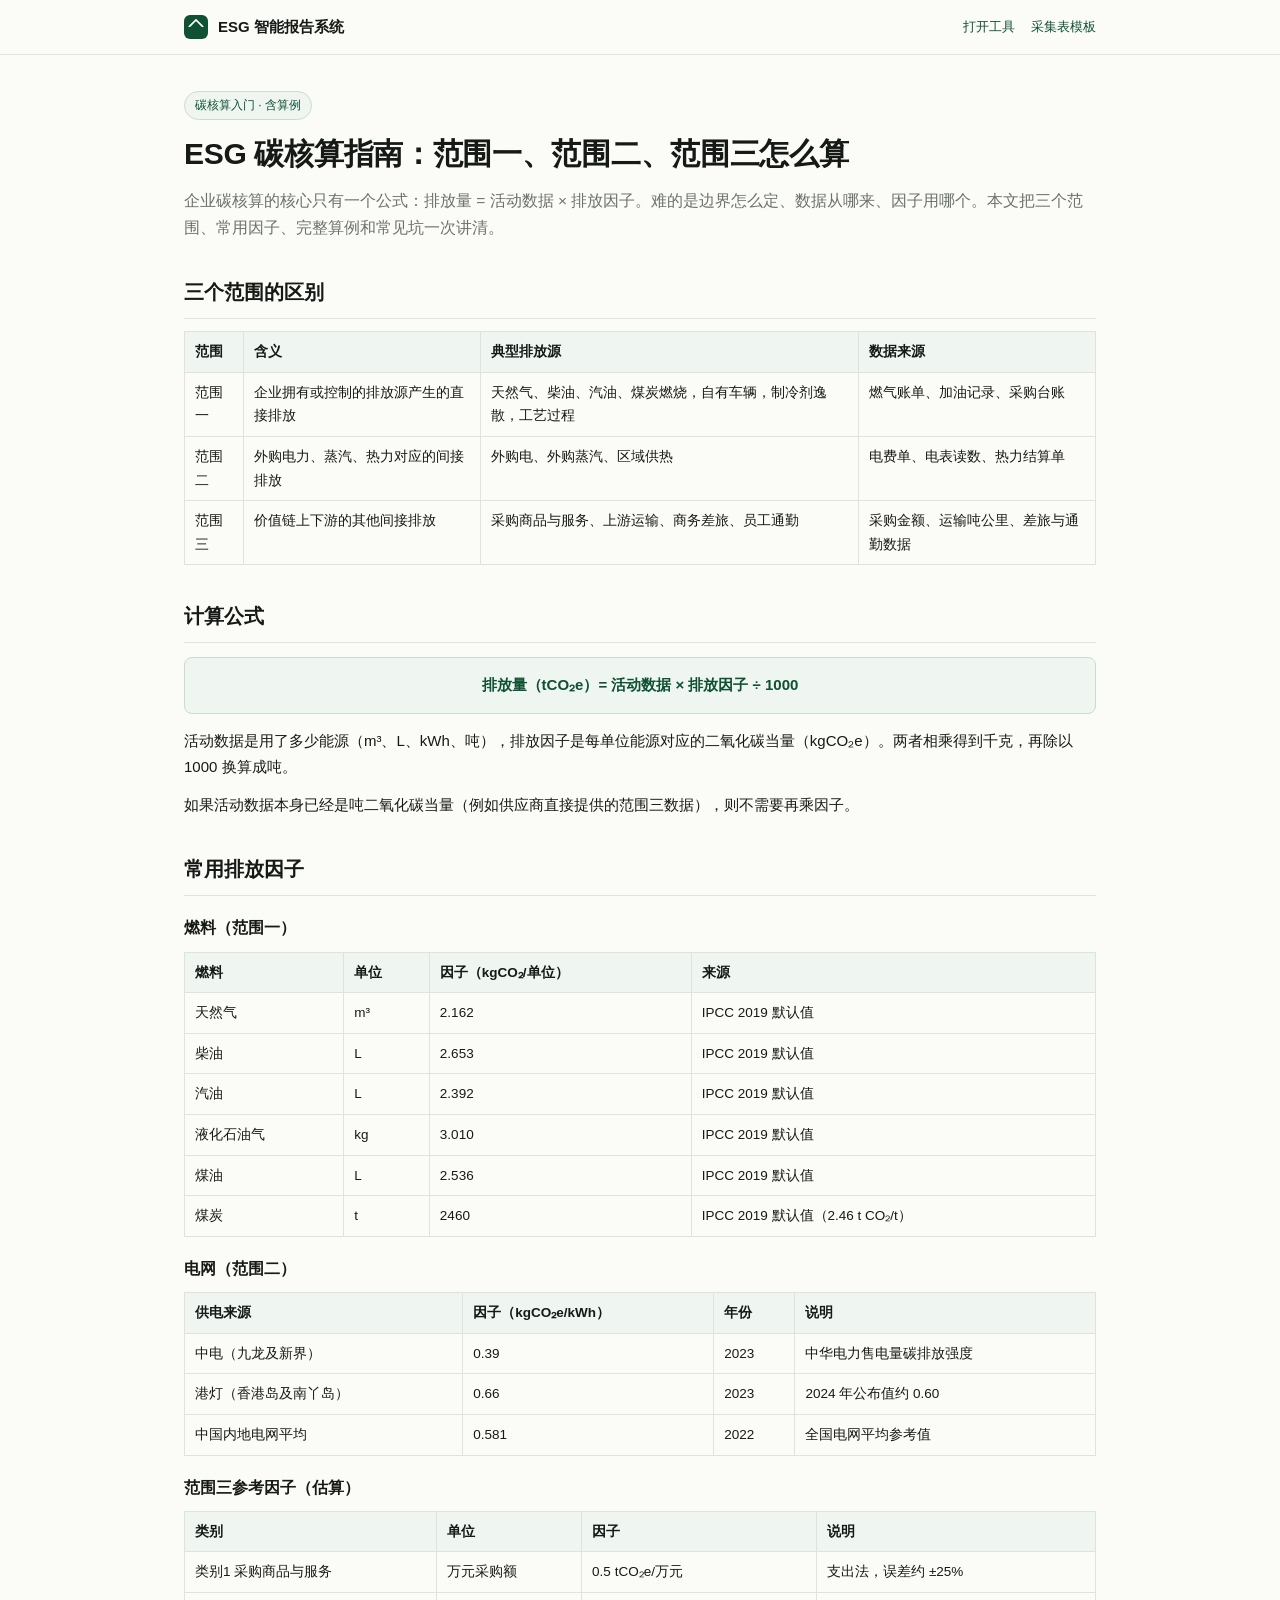
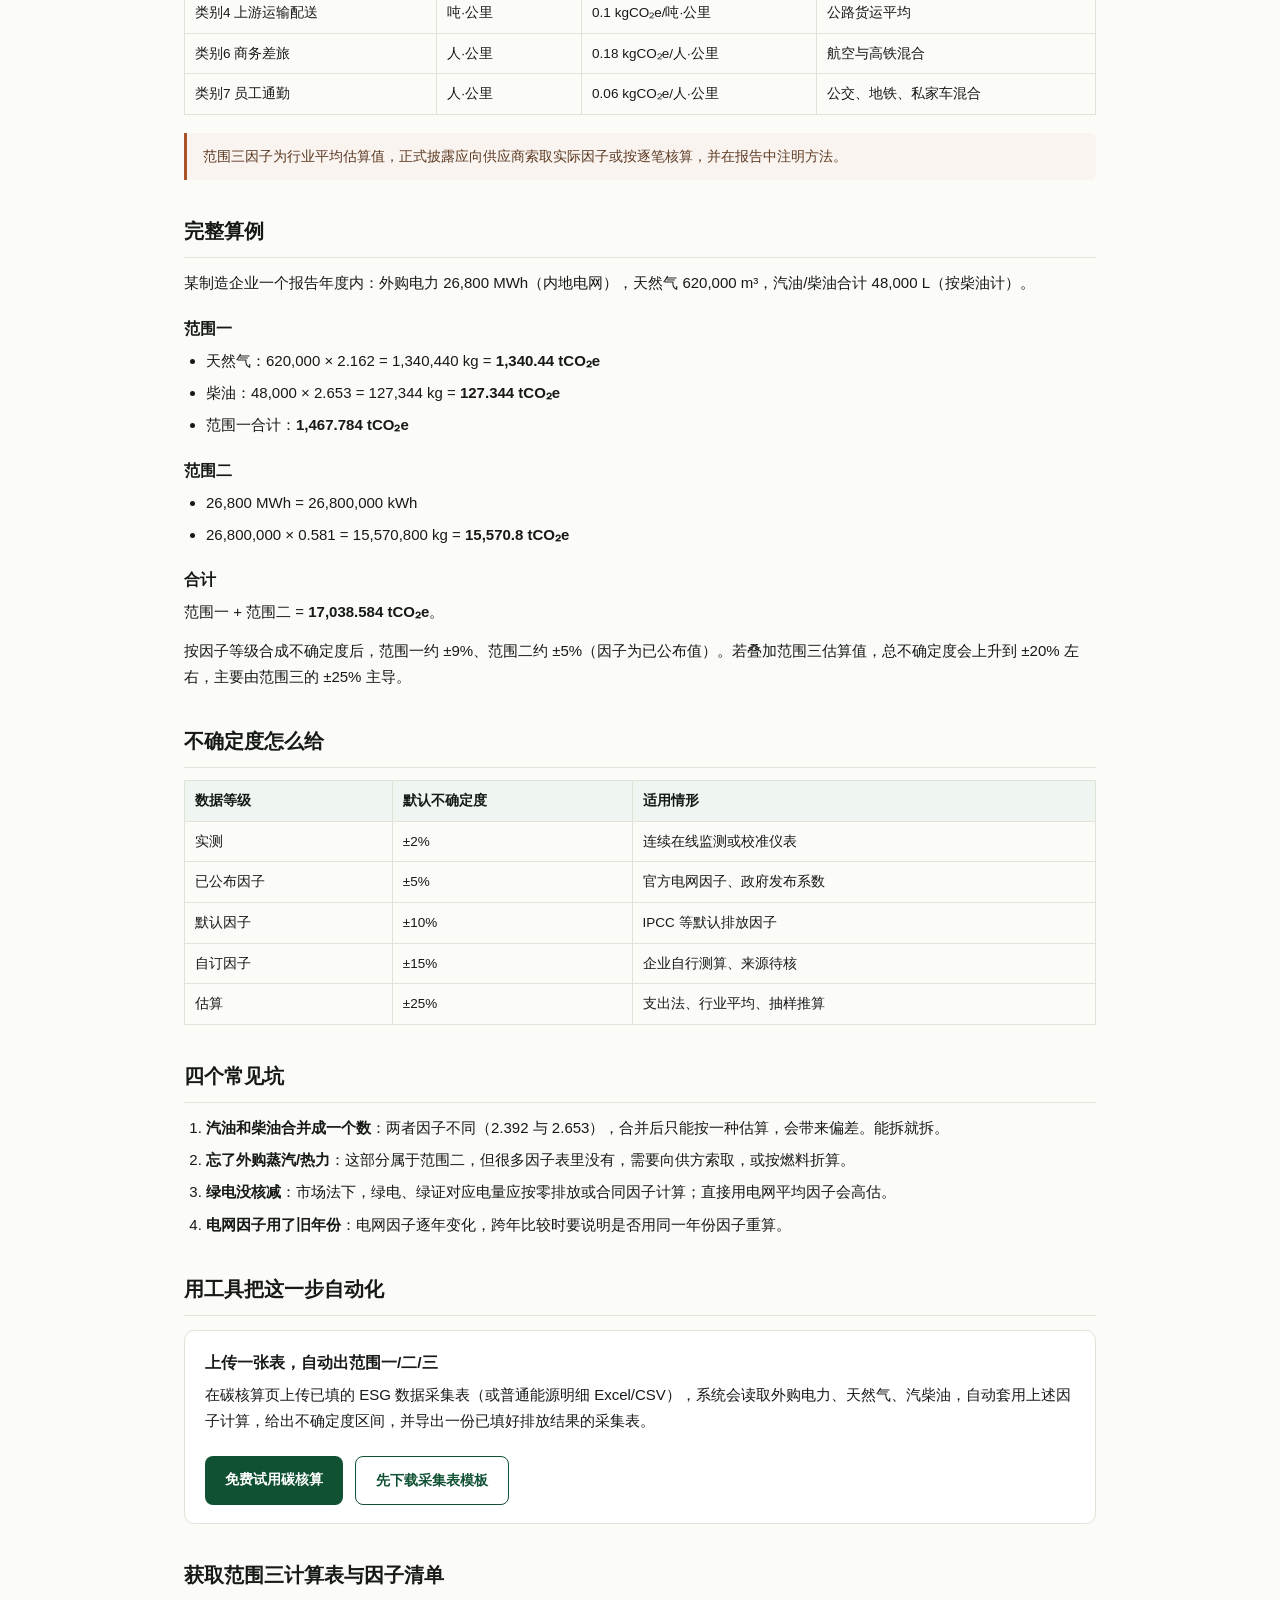
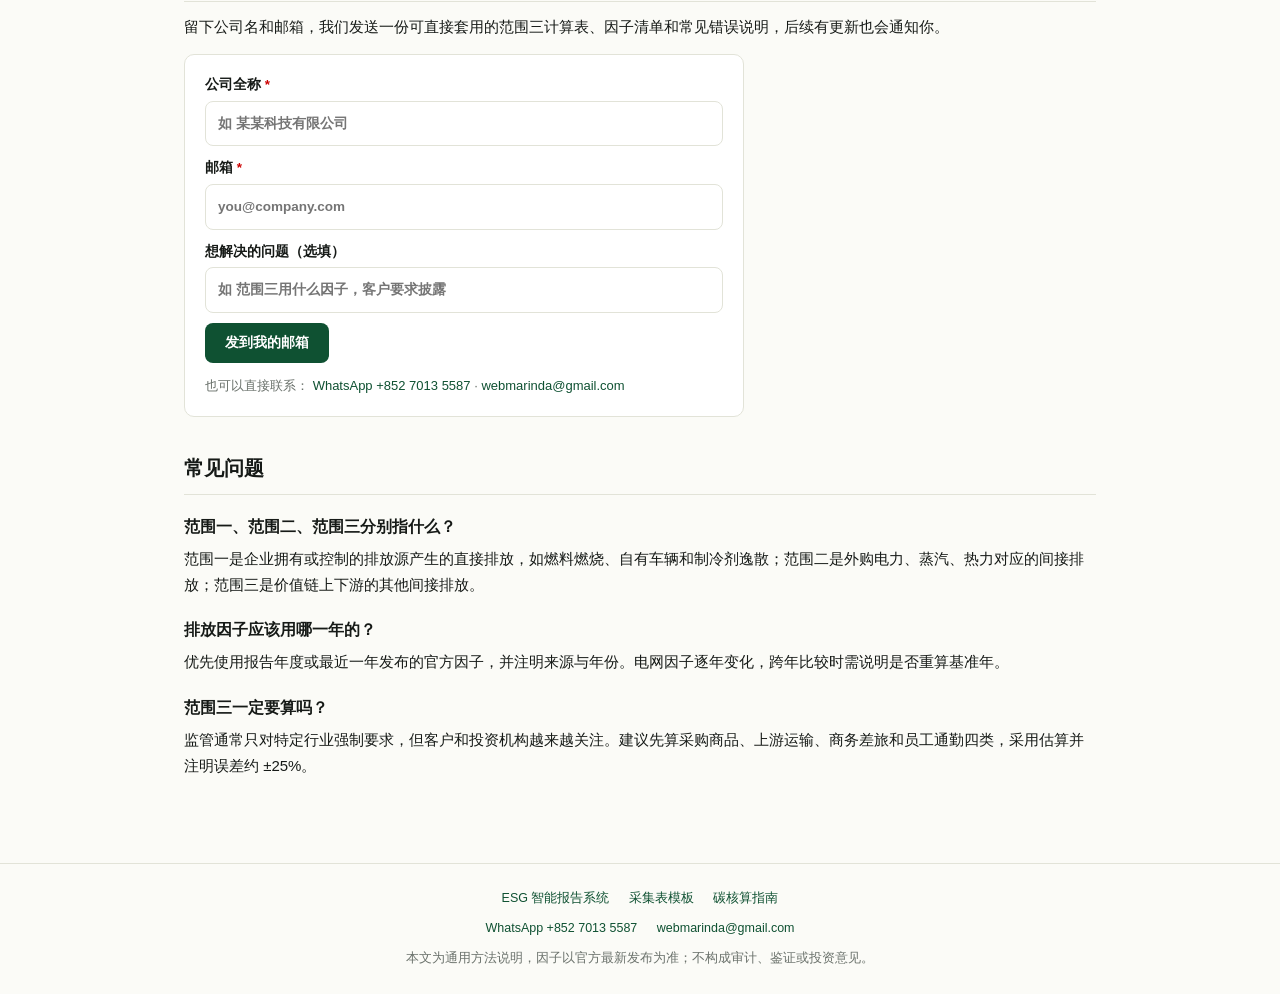
<file: web/landing/carbon-guide.html>
<!DOCTYPE html>
<html lang="zh-CN">
<head>
<meta charset="UTF-8">
<meta name="viewport" content="width=device-width, initial-scale=1">
<title>ESG 碳核算指南：范围一/二/三怎么算（附排放因子与公式）｜ESG 智能报告系统</title>
<meta name="description" content="企业碳核算怎么做：范围一、范围二、范围三的定义与计算公式，附天然气、柴油、汽油、煤炭及中电、港灯、内地电网排放因子，含完整算例和常见误区。">
<meta name="robots" content="index,follow">
<link rel="canonical" href="https://esg-v1-0uyh.onrender.com/tools/carbon-guide">
<meta property="og:type" content="article">
<meta property="og:site_name" content="ESG 智能报告系统">
<meta property="og:title" content="ESG 碳核算指南：范围一/二/三怎么算">
<meta property="og:description" content="排放量 = 活动数据 × 排放因子。附燃料与电网因子、完整算例、范围三估算方法和常见误区。">
<meta property="og:url" content="https://esg-v1-0uyh.onrender.com/tools/carbon-guide">
<meta property="og:image" content="https://esg-v1-0uyh.onrender.com/ui/og-cover.png">
<meta name="twitter:card" content="summary_large_image">
<link rel="icon" href="data:image/svg+xml,%3Csvg xmlns='http://www.w3.org/2000/svg' viewBox='0 0 32 32'%3E%3Crect width='32' height='32' rx='7' fill='%230F5132'/%3E%3Cpath d='M9 22V10h10M9 16h7' stroke='%23fff' stroke-width='2.4' fill='none' stroke-linecap='round'/%3E%3C/svg%3E">
<script type="application/ld+json">
{
  "@context": "https://schema.org",
  "@graph": [
    {
      "@type": "Article",
      "headline": "ESG 碳核算指南：范围一、范围二、范围三怎么算",
      "inLanguage": "zh-CN",
      "author": {"@type": "Organization", "name": "ESG 智能报告系统"},
      "publisher": {"@type": "Organization", "name": "ESG 智能报告系统"},
      "mainEntityOfPage": "https://esg-v1-0uyh.onrender.com/tools/carbon-guide"
    },
    {
      "@type": "HowTo",
      "name": "企业碳核算四步法",
      "totalTime": "PT2H",
      "step": [
        {"@type": "HowToStep", "name": "确定边界", "text": "明确组织边界（运营控制权法或股权比例法）和报告期，列出纳入的子公司、工厂与租赁场所。"},
        {"@type": "HowToStep", "name": "收集活动数据", "text": "收集外购电量、天然气、汽柴油、外购热力等用量，来源为电费单、燃气账单和加油记录。"},
        {"@type": "HowToStep", "name": "乘以排放因子", "text": "按燃料类型和电网区域选择因子，排放量 = 活动数据 × 排放因子，再换算为吨二氧化碳当量。"},
        {"@type": "HowToStep", "name": "核对与披露", "text": "标注因子来源与年份，给出不确定性区间，范围三注明估算方法，正式披露前复核。"}
      ]
    },
    {
      "@type": "FAQPage",
      "mainEntity": [
        {"@type": "Question", "name": "范围一、范围二、范围三分别指什么？",
         "acceptedAnswer": {"@type": "Answer", "text": "范围一是企业拥有或控制的排放源产生的直接排放，如燃料燃烧、自有车辆和制冷剂逸散；范围二是外购电力、蒸汽、热力对应的间接排放；范围三是价值链上下游的其他间接排放，如采购商品、运输、差旅和员工通勤。"}},
        {"@type": "Question", "name": "排放因子应该用哪一年的？",
         "acceptedAnswer": {"@type": "Answer", "text": "优先使用报告年度或最近一年发布的官方因子，并在报告中注明来源与年份。电网因子随发电结构逐年变化，跨年比较时需说明是否重算基准年。"}},
        {"@type": "Question", "name": "范围三一定要算吗？",
         "acceptedAnswer": {"@type": "Answer", "text": "监管通常只对特定行业强制要求，但客户和投资机构越来越关注。建议先算采购商品、上游运输、商务差旅和员工通勤这四类，采用支出法或行业平均因子估算，并注明误差约 ±25%。"}}
      ]
    }
  ]
}
</script>
<style>
  :root{--green:#0F5132;--green-2:#1F6B4C;--soft:#EFF5F1;--paper:#FBFBF7;--ink:#161A17;--muted:#6B726C;--line:#E2E3D8;--warn:#A8542A}
  *{box-sizing:border-box;margin:0;padding:0}
  body{font-family:"Microsoft YaHei","PingFang SC",-apple-system,sans-serif;background:var(--paper);color:var(--ink);font-size:15px;line-height:1.75}
  a{color:var(--green);text-decoration:none}
  a:hover{text-decoration:underline}
  header{position:sticky;top:0;z-index:10;background:rgba(251,251,247,.94);backdrop-filter:blur(8px);border-bottom:1px solid var(--line)}
  .bar{max-width:960px;margin:0 auto;padding:14px 24px;display:flex;align-items:center;gap:14px}
  .brand{display:flex;align-items:center;gap:10px;font-weight:700}
  .logo{width:24px;height:24px;border-radius:6px;background:var(--green);position:relative}
  .logo::after{content:"";position:absolute;inset:6px;border:2px solid #fff;border-radius:2px;border-right-color:transparent;border-bottom-color:transparent;transform:rotate(45deg)}
  .bar nav{margin-left:auto;display:flex;gap:16px;font-size:13px}
  main{max-width:960px;margin:0 auto;padding:36px 24px 72px}
  .tag{display:inline-block;font-size:12px;padding:3px 10px;border-radius:99px;background:var(--soft);color:var(--green);border:1px solid #C9DCD2;margin-bottom:14px}
  h1{font-size:30px;line-height:1.35;letter-spacing:-.01em;margin-bottom:12px}
  .lead{color:var(--muted);font-size:15.5px;margin-bottom:24px}
  h2{font-size:20px;margin:34px 0 12px;padding-bottom:8px;border-bottom:1px solid var(--line)}
  h3{font-size:15.5px;margin:18px 0 6px}
  p{margin-bottom:12px}
  ul,ol{margin:0 0 14px 22px}
  li{margin-bottom:6px}
  table{width:100%;border-collapse:collapse;font-size:13.5px;margin:10px 0 18px}
  th,td{border:1px solid var(--line);padding:8px 10px;text-align:left;vertical-align:top}
  th{background:var(--soft);font-weight:700}
  code{background:#F1F2EC;padding:1px 6px;border-radius:4px;font-size:13px}
  .formula{background:var(--soft);border:1px solid #C9DCD2;border-radius:8px;padding:14px 18px;font-weight:700;color:var(--green);margin:14px 0;text-align:center}
  .cta{display:flex;gap:12px;flex-wrap:wrap;margin:22px 0 8px}
  .btn{display:inline-block;padding:11px 20px;border-radius:8px;background:var(--green);color:#fff;font-weight:700;font-size:14px}
  .btn:hover{background:var(--green-2);text-decoration:none}
  .btn.ghost{background:#fff;color:var(--green);border:1px solid var(--green)}
  .note{background:#FAF4F0;border-left:3px solid var(--warn);padding:12px 16px;border-radius:0 6px 6px 0;font-size:13.5px;color:#5c3a22;margin:16px 0}
  .card{background:#fff;border:1px solid var(--line);border-radius:10px;padding:18px 20px;margin:14px 0}
  form label{display:block;font-size:13.5px;font-weight:700;margin-bottom:10px}
  form input{display:block;width:100%;margin-top:4px;padding:10px 12px;border:1px solid var(--line);border-radius:8px;font:inherit;background:#fff}
  form input:focus{outline:2px solid #C9DCD2;border-color:var(--green)}
  form button{cursor:pointer;border:0}
  footer{border-top:1px solid var(--line);padding:24px;text-align:center;color:var(--muted);font-size:12.5px}
  footer a{margin:0 8px}
  @media(max-width:640px){h1{font-size:24px}main{padding:24px 16px 48px}.bar{padding:12px 16px}}
</style>
</head>
<body>
<header>
  <div class="bar">
    <div class="brand"><div class="logo"></div>ESG 智能报告系统</div>
    <nav>
      <a href="/">打开工具</a>
      <a href="/tools/collection-template">采集表模板</a>
    </nav>
  </div>
</header>
<main>
  <span class="tag">碳核算入门 · 含算例</span>
  <h1>ESG 碳核算指南：范围一、范围二、范围三怎么算</h1>
  <p class="lead">企业碳核算的核心只有一个公式：排放量 = 活动数据 × 排放因子。难的是边界怎么定、数据从哪来、因子用哪个。本文把三个范围、常用因子、完整算例和常见坑一次讲清。</p>

  <h2>三个范围的区别</h2>
  <table>
    <thead><tr><th>范围</th><th>含义</th><th>典型排放源</th><th>数据来源</th></tr></thead>
    <tbody>
      <tr><td>范围一</td><td>企业拥有或控制的排放源产生的直接排放</td><td>天然气、柴油、汽油、煤炭燃烧，自有车辆，制冷剂逸散，工艺过程</td><td>燃气账单、加油记录、采购台账</td></tr>
      <tr><td>范围二</td><td>外购电力、蒸汽、热力对应的间接排放</td><td>外购电、外购蒸汽、区域供热</td><td>电费单、电表读数、热力结算单</td></tr>
      <tr><td>范围三</td><td>价值链上下游的其他间接排放</td><td>采购商品与服务、上游运输、商务差旅、员工通勤</td><td>采购金额、运输吨公里、差旅与通勤数据</td></tr>
    </tbody>
  </table>

  <h2>计算公式</h2>
  <div class="formula">排放量（tCO₂e）= 活动数据 × 排放因子 ÷ 1000</div>
  <p>活动数据是用了多少能源（m³、L、kWh、吨），排放因子是每单位能源对应的二氧化碳当量（kgCO₂e）。两者相乘得到千克，再除以 1000 换算成吨。</p>
  <p>如果活动数据本身已经是吨二氧化碳当量（例如供应商直接提供的范围三数据），则不需要再乘因子。</p>

  <h2>常用排放因子</h2>
  <h3>燃料（范围一）</h3>
  <table>
    <thead><tr><th>燃料</th><th>单位</th><th>因子（kgCO₂/单位）</th><th>来源</th></tr></thead>
    <tbody>
      <tr><td>天然气</td><td>m³</td><td>2.162</td><td>IPCC 2019 默认值</td></tr>
      <tr><td>柴油</td><td>L</td><td>2.653</td><td>IPCC 2019 默认值</td></tr>
      <tr><td>汽油</td><td>L</td><td>2.392</td><td>IPCC 2019 默认值</td></tr>
      <tr><td>液化石油气</td><td>kg</td><td>3.010</td><td>IPCC 2019 默认值</td></tr>
      <tr><td>煤油</td><td>L</td><td>2.536</td><td>IPCC 2019 默认值</td></tr>
      <tr><td>煤炭</td><td>t</td><td>2460</td><td>IPCC 2019 默认值（2.46 t CO₂/t）</td></tr>
    </tbody>
  </table>
  <h3>电网（范围二）</h3>
  <table>
    <thead><tr><th>供电来源</th><th>因子（kgCO₂e/kWh）</th><th>年份</th><th>说明</th></tr></thead>
    <tbody>
      <tr><td>中电（九龙及新界）</td><td>0.39</td><td>2023</td><td>中华电力售电量碳排放强度</td></tr>
      <tr><td>港灯（香港岛及南丫岛）</td><td>0.66</td><td>2023</td><td>2024 年公布值约 0.60</td></tr>
      <tr><td>中国内地电网平均</td><td>0.581</td><td>2022</td><td>全国电网平均参考值</td></tr>
    </tbody>
  </table>
  <h3>范围三参考因子（估算）</h3>
  <table>
    <thead><tr><th>类别</th><th>单位</th><th>因子</th><th>说明</th></tr></thead>
    <tbody>
      <tr><td>类别1 采购商品与服务</td><td>万元采购额</td><td>0.5 tCO₂e/万元</td><td>支出法，误差约 ±25%</td></tr>
      <tr><td>类别4 上游运输配送</td><td>吨·公里</td><td>0.1 kgCO₂e/吨·公里</td><td>公路货运平均</td></tr>
      <tr><td>类别6 商务差旅</td><td>人·公里</td><td>0.18 kgCO₂e/人·公里</td><td>航空与高铁混合</td></tr>
      <tr><td>类别7 员工通勤</td><td>人·公里</td><td>0.06 kgCO₂e/人·公里</td><td>公交、地铁、私家车混合</td></tr>
    </tbody>
  </table>
  <div class="note">范围三因子为行业平均估算值，正式披露应向供应商索取实际因子或按逐笔核算，并在报告中注明方法。</div>

  <h2>完整算例</h2>
  <p>某制造企业一个报告年度内：外购电力 26,800 MWh（内地电网），天然气 620,000 m³，汽油/柴油合计 48,000 L（按柴油计）。</p>
  <h3>范围一</h3>
  <ul>
    <li>天然气：620,000 × 2.162 = 1,340,440 kg = <b>1,340.44 tCO₂e</b></li>
    <li>柴油：48,000 × 2.653 = 127,344 kg = <b>127.344 tCO₂e</b></li>
    <li>范围一合计：<b>1,467.784 tCO₂e</b></li>
  </ul>
  <h3>范围二</h3>
  <ul>
    <li>26,800 MWh = 26,800,000 kWh</li>
    <li>26,800,000 × 0.581 = 15,570,800 kg = <b>15,570.8 tCO₂e</b></li>
  </ul>
  <h3>合计</h3>
  <p>范围一 + 范围二 = <b>17,038.584 tCO₂e</b>。</p>
  <p>按因子等级合成不确定度后，范围一约 ±9%、范围二约 ±5%（因子为已公布值）。若叠加范围三估算值，总不确定度会上升到 ±20% 左右，主要由范围三的 ±25% 主导。</p>

  <h2>不确定度怎么给</h2>
  <table>
    <thead><tr><th>数据等级</th><th>默认不确定度</th><th>适用情形</th></tr></thead>
    <tbody>
      <tr><td>实测</td><td>±2%</td><td>连续在线监测或校准仪表</td></tr>
      <tr><td>已公布因子</td><td>±5%</td><td>官方电网因子、政府发布系数</td></tr>
      <tr><td>默认因子</td><td>±10%</td><td>IPCC 等默认排放因子</td></tr>
      <tr><td>自订因子</td><td>±15%</td><td>企业自行测算、来源待核</td></tr>
      <tr><td>估算</td><td>±25%</td><td>支出法、行业平均、抽样推算</td></tr>
    </tbody>
  </table>

  <h2>四个常见坑</h2>
  <ol>
    <li><b>汽油和柴油合并成一个数</b>：两者因子不同（2.392 与 2.653），合并后只能按一种估算，会带来偏差。能拆就拆。</li>
    <li><b>忘了外购蒸汽/热力</b>：这部分属于范围二，但很多因子表里没有，需要向供方索取，或按燃料折算。</li>
    <li><b>绿电没核减</b>：市场法下，绿电、绿证对应电量应按零排放或合同因子计算；直接用电网平均因子会高估。</li>
    <li><b>电网因子用了旧年份</b>：电网因子逐年变化，跨年比较时要说明是否用同一年份因子重算。</li>
  </ol>

  <h2>用工具把这一步自动化</h2>
  <div class="card">
    <h3 style="margin-top:0">上传一张表，自动出范围一/二/三</h3>
    <p>在碳核算页上传已填的 ESG 数据采集表（或普通能源明细 Excel/CSV），系统会读取外购电力、天然气、汽柴油，自动套用上述因子计算，给出不确定度区间，并导出一份已填好排放结果的采集表。</p>
    <div class="cta" style="margin-bottom:0">
      <a class="btn" href="/">免费试用碳核算</a>
      <a class="btn ghost" href="/tools/collection-template">先下载采集表模板</a>
    </div>
  </div>

  <h2>获取范围三计算表与因子清单</h2>
  <p>留下公司名和邮箱，我们发送一份可直接套用的范围三计算表、因子清单和常见错误说明，后续有更新也会通知你。</p>
  <form id="lead-form" class="card" style="max-width:560px">
    <label>公司全称 <span style="color:#c00">*</span>
      <input name="company" required maxlength="100" placeholder="如 某某科技有限公司"></label>
    <label>邮箱 <span style="color:#c00">*</span>
      <input name="email" type="email" required maxlength="120" placeholder="you@company.com"></label>
    <label>想解决的问题（选填）
      <input name="note" maxlength="200" placeholder="如 范围三用什么因子，客户要求披露"></label>
    <button class="btn" type="submit">发到我的邮箱</button>
    <p id="lead-msg" style="font-size:13px;color:var(--muted);margin:10px 0 0"></p>
    <p style="font-size:13px;color:var(--muted);margin:12px 0 0">
      也可以直接联系：
      <a href="https://wa.me/85270135587?text=%E4%BD%A0%E5%A5%BD%EF%BC%8C%E6%88%91%E6%83%B3%E4%BA%86%E8%A7%A3ESG%E6%8A%A5%E5%91%8A%E6%9C%8D%E5%8A%A1" target="_blank" rel="noopener">WhatsApp +852 7013 5587</a>
      ·
      <a href="mailto:webmarinda@gmail.com">webmarinda@gmail.com</a>
    </p>
  </form>

  <h2>常见问题</h2>
  <h3>范围一、范围二、范围三分别指什么？</h3>
  <p>范围一是企业拥有或控制的排放源产生的直接排放，如燃料燃烧、自有车辆和制冷剂逸散；范围二是外购电力、蒸汽、热力对应的间接排放；范围三是价值链上下游的其他间接排放。</p>
  <h3>排放因子应该用哪一年的？</h3>
  <p>优先使用报告年度或最近一年发布的官方因子，并注明来源与年份。电网因子逐年变化，跨年比较时需说明是否重算基准年。</p>
  <h3>范围三一定要算吗？</h3>
  <p>监管通常只对特定行业强制要求，但客户和投资机构越来越关注。建议先算采购商品、上游运输、商务差旅和员工通勤四类，采用估算并注明误差约 ±25%。</p>
</main>
<footer>
  <div style="margin-bottom:8px">
    <a href="/">ESG 智能报告系统</a>
    <a href="/tools/collection-template">采集表模板</a>
    <a href="/tools/carbon-guide">碳核算指南</a>
  </div>
  <div style="margin-bottom:8px">
    <a href="https://wa.me/85270135587?text=%E4%BD%A0%E5%A5%BD%EF%BC%8C%E6%88%91%E6%83%B3%E4%BA%86%E8%A7%A3ESG%E6%8A%A5%E5%91%8A%E6%9C%8D%E5%8A%A1" target="_blank" rel="noopener">WhatsApp +852 7013 5587</a>
    <a href="mailto:webmarinda@gmail.com">webmarinda@gmail.com</a>
  </div>
  本文为通用方法说明，因子以官方最新发布为准；不构成审计、鉴证或投资意见。
</footer>
<script>
document.querySelectorAll('a[href^="/client/template"], a[href^="/api/carbon/template"]').forEach(function (a) {
  a.addEventListener('click', function () {
    if (window.gtag) gtag('event', 'download_template', { source: 'landing-carbon' });
  });
});

var lf = document.getElementById('lead-form');
if (lf) {
  lf.addEventListener('submit', async function (ev) {
    ev.preventDefault();
    var msg = document.getElementById('lead-msg');
    var fd = new FormData(lf);
    fd.append('source', 'landing-carbon');
    var qs = new URLSearchParams(location.search);
    ['utm_source', 'utm_medium', 'utm_campaign'].forEach(function (k) {
      if (qs.get(k)) fd.append(k, qs.get(k));
    });
    msg.textContent = '提交中…';
    try {
      var res = await fetch('/api/leads', { method: 'POST', body: fd });
      if (!res.ok) throw new Error('HTTP ' + res.status);
      msg.innerHTML = '已收到，我们会在 24 小时内联系你。资料可先看：' +
        '<a href="/tools/collection-template">采集表获取页</a> · ' +
        '<a href="/tools/carbon-guide">碳核算指南</a>';
      lf.reset();
      if (window.gtag) gtag('event', 'lead_submit', { source: 'landing-carbon' });
    } catch (e) {
      msg.textContent = '提交失败，请稍后重试，或直接打开工具试用。';
    }
  });
}
</script>
</body>
</html>
</file>
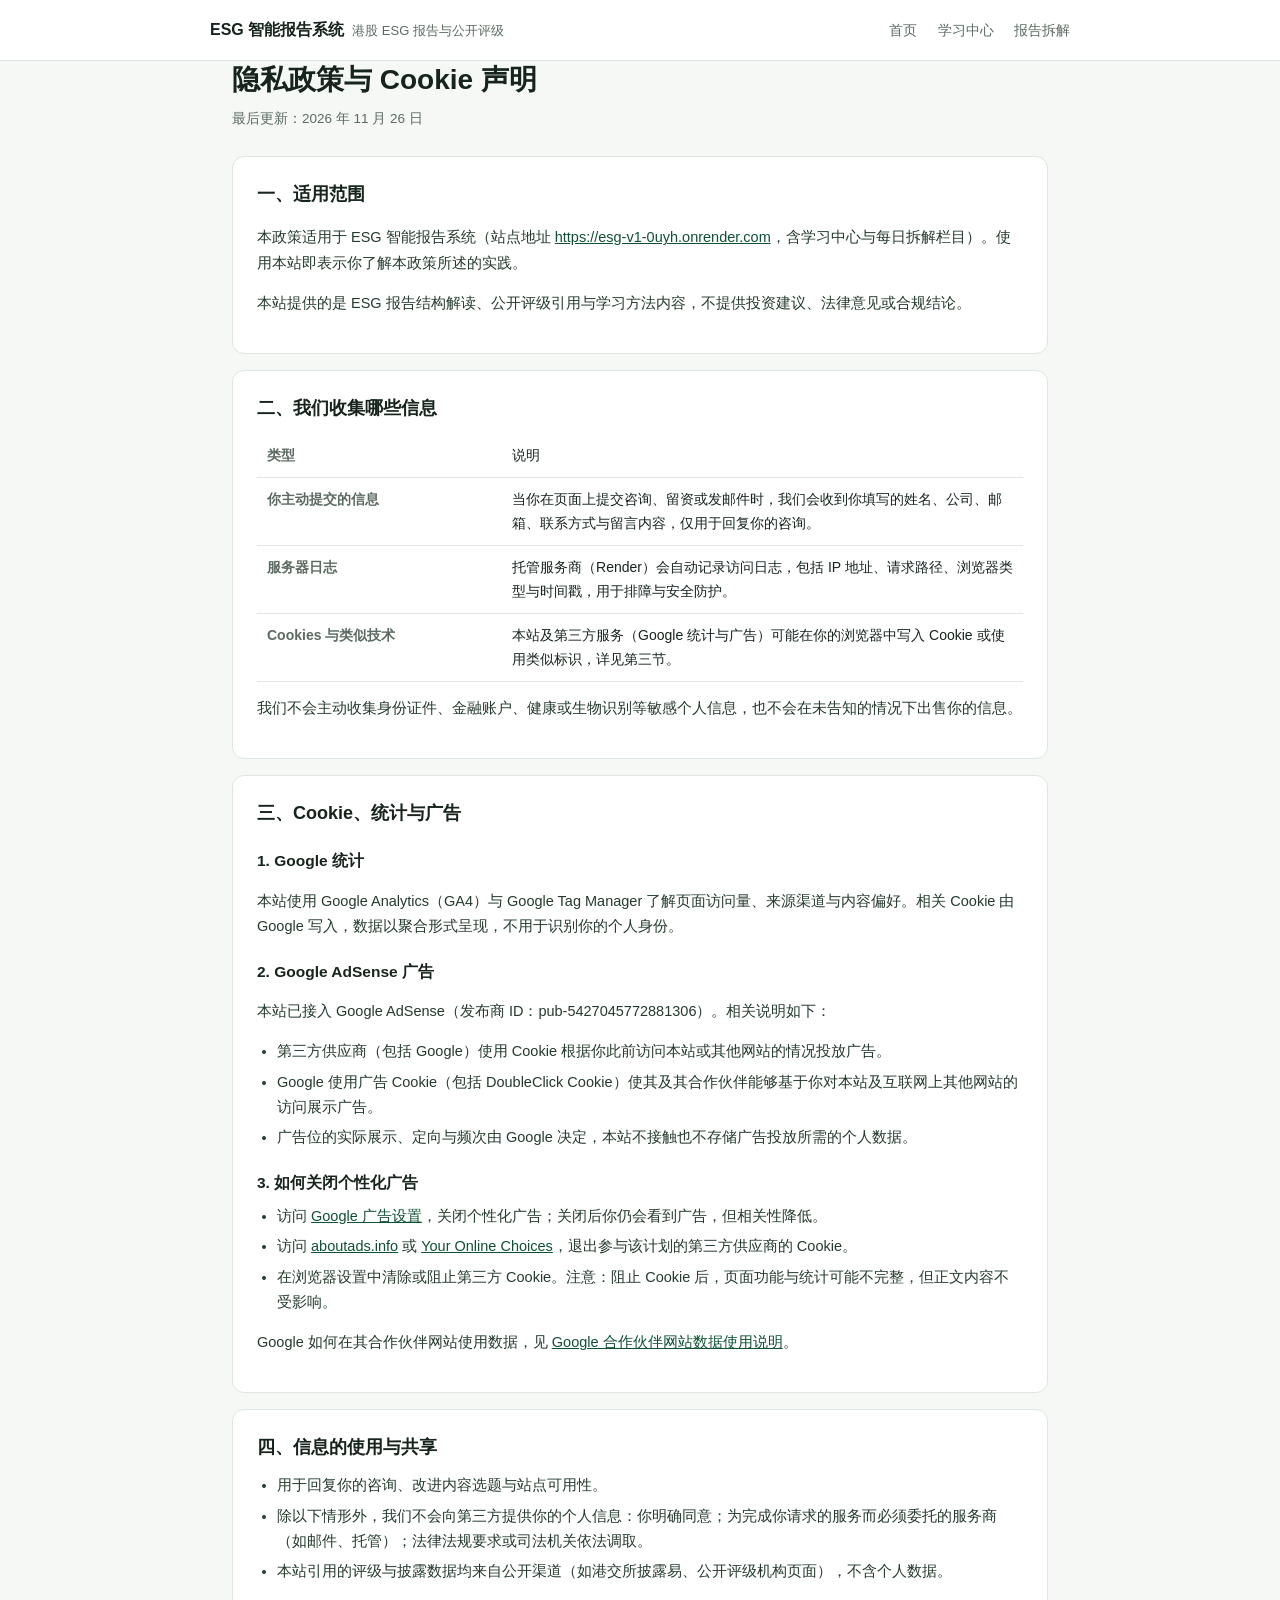
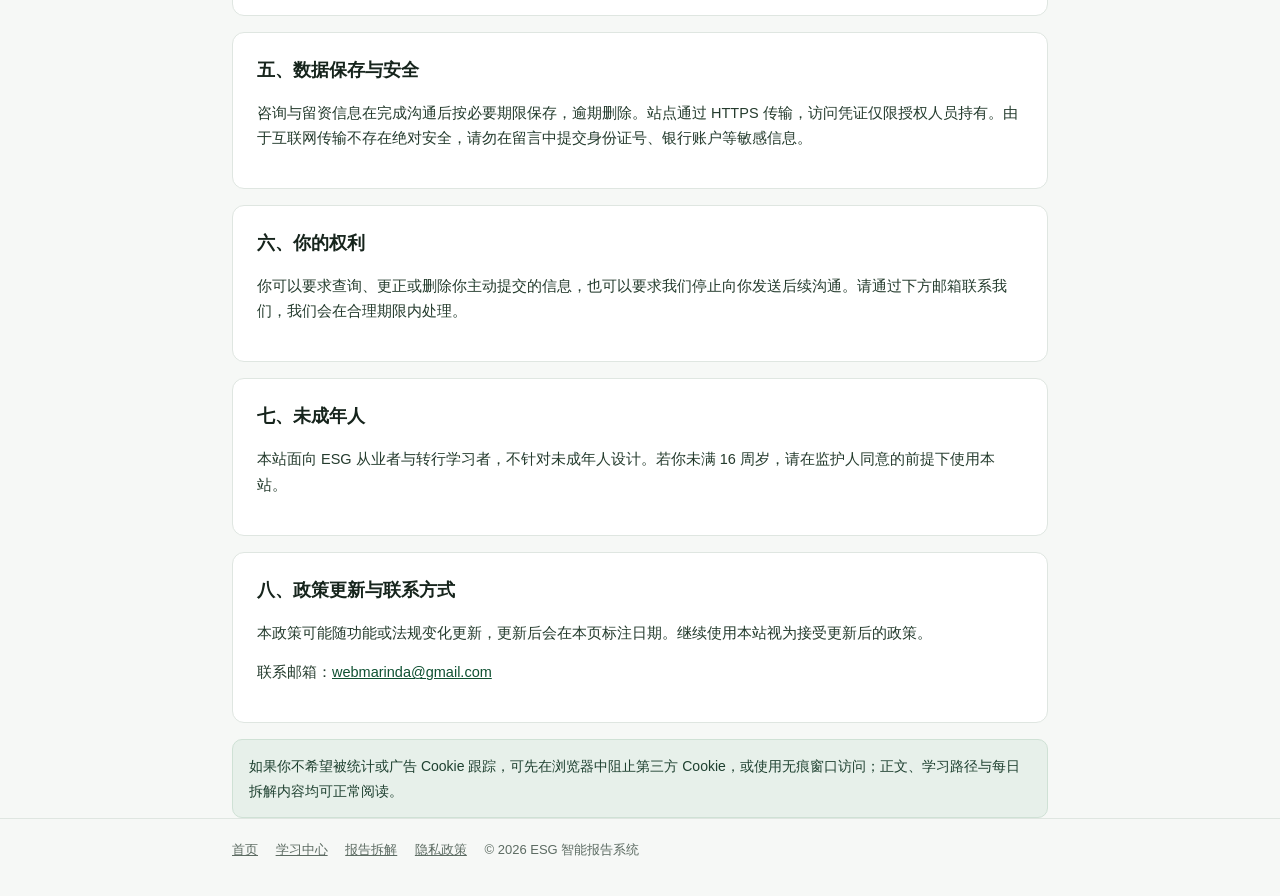
<file: web/landing/privacy.html>
<!DOCTYPE html>
<html lang="zh-CN">
<head>
<meta charset="utf-8">
<meta name="viewport" content="width=device-width, initial-scale=1">
<title>隐私政策与 Cookie 声明｜ESG 智能报告系统</title>
<meta name="description" content="ESG 智能报告系统的隐私政策与 Cookie 声明：说明收集哪些数据、如何使用 Cookie、Google 等第三方广告与统计服务的工作方式，以及用户可用的退出选项。">
<link rel="canonical" href="https://esg-v1-0uyh.onrender.com/privacy">
<style>
  :root{
    --ink:#16241c;--muted:#5c6b62;--line:#dfe6e1;--bg:#f6f8f6;
    --brand:#0f5132;--brand-soft:#e7f0ea;
  }
  *{box-sizing:border-box}
  body{margin:0;background:var(--bg);color:var(--ink);
    font-family:"PingFang SC","Microsoft YaHei",-apple-system,"Segoe UI",Roboto,sans-serif;
    line-height:1.75;-webkit-font-smoothing:antialiased}
  a{color:var(--brand)}
  .wrap{max-width:860px;margin:0 auto;padding:0 22px}
  header.site{background:#fff;border-bottom:1px solid var(--line)}
  .site-in{display:flex;align-items:center;justify-content:space-between;gap:16px;padding:16px 0;flex-wrap:wrap}
  .brand{font-weight:700;text-decoration:none;color:var(--ink);font-size:16px}
  .brand span{font-weight:400;color:var(--muted);font-size:13px;margin-left:8px}
  nav a{color:var(--muted);text-decoration:none;font-size:14px;margin-left:16px}
  nav a:hover{color:var(--brand)}
  main{padding:34px 0 56px}
  h1{font-size:28px;line-height:1.35;margin:0 0 8px}
  .updated{color:var(--muted);font-size:13.5px;margin:0 0 26px}
  .card{background:#fff;border:1px solid var(--line);border-radius:12px;padding:22px 24px;margin-bottom:16px}
  h2{font-size:18px;margin:0 0 10px}
  h3{font-size:15.5px;margin:18px 0 6px}
  p,li{font-size:14.5px;color:#243b2d}
  ul{padding-left:20px;margin:8px 0}
  li{margin:5px 0}
  .note{background:var(--brand-soft);border:1px solid #cfe1d5;border-radius:10px;padding:14px 16px;font-size:14px;color:#1e4030}
  table{width:100%;border-collapse:collapse;font-size:14px;margin-top:8px}
  th,td{text-align:left;padding:9px 10px;border-bottom:1px solid var(--line);vertical-align:top}
  th{color:var(--muted);font-weight:600;width:32%}
  footer.site{border-top:1px solid var(--line);padding:20px 0 34px;color:var(--muted);font-size:13px}
  footer.site a{color:var(--muted);margin-right:14px}
</style>
</head>
<body>
<header class="site">
  <div class="wrap site-in">
    <a class="brand" href="/">ESG 智能报告系统<span>港股 ESG 报告与公开评级</span></a>
    <nav>
      <a href="/">首页</a>
      <a href="/learn">学习中心</a>
      <a href="/daily">报告拆解</a>
    </nav>
  </div>
</header>

<main class="wrap">
  <h1>隐私政策与 Cookie 声明</h1>
  <p class="updated">最后更新：2026 年 11 月 26 日</p>

  <div class="card">
    <h2>一、适用范围</h2>
    <p>本政策适用于 ESG 智能报告系统（站点地址 <a href="https://esg-v1-0uyh.onrender.com/">https://esg-v1-0uyh.onrender.com</a>，含学习中心与每日拆解栏目）。使用本站即表示你了解本政策所述的实践。</p>
    <p>本站提供的是 ESG 报告结构解读、公开评级引用与学习方法内容，不提供投资建议、法律意见或合规结论。</p>
  </div>

  <div class="card">
    <h2>二、我们收集哪些信息</h2>
    <table>
      <tr><th>类型</th><td>说明</td></tr>
      <tr><th>你主动提交的信息</th><td>当你在页面上提交咨询、留资或发邮件时，我们会收到你填写的姓名、公司、邮箱、联系方式与留言内容，仅用于回复你的咨询。</td></tr>
      <tr><th>服务器日志</th><td>托管服务商（Render）会自动记录访问日志，包括 IP 地址、请求路径、浏览器类型与时间戳，用于排障与安全防护。</td></tr>
      <tr><th>Cookies 与类似技术</th><td>本站及第三方服务（Google 统计与广告）可能在你的浏览器中写入 Cookie 或使用类似标识，详见第三节。</td></tr>
    </table>
    <p>我们不会主动收集身份证件、金融账户、健康或生物识别等敏感个人信息，也不会在未告知的情况下出售你的信息。</p>
  </div>

  <div class="card">
    <h2>三、Cookie、统计与广告</h2>
    <h3>1. Google 统计</h3>
    <p>本站使用 Google Analytics（GA4）与 Google Tag Manager 了解页面访问量、来源渠道与内容偏好。相关 Cookie 由 Google 写入，数据以聚合形式呈现，不用于识别你的个人身份。</p>
    <h3>2. Google AdSense 广告</h3>
    <p>本站已接入 Google AdSense（发布商 ID：pub-5427045772881306）。相关说明如下：</p>
    <ul>
      <li>第三方供应商（包括 Google）使用 Cookie 根据你此前访问本站或其他网站的情况投放广告。</li>
      <li>Google 使用广告 Cookie（包括 DoubleClick Cookie）使其及其合作伙伴能够基于你对本站及互联网上其他网站的访问展示广告。</li>
      <li>广告位的实际展示、定向与频次由 Google 决定，本站不接触也不存储广告投放所需的个人数据。</li>
    </ul>
    <h3>3. 如何关闭个性化广告</h3>
    <ul>
      <li>访问 <a href="https://www.google.com/settings/ads" target="_blank" rel="noopener noreferrer">Google 广告设置</a>，关闭个性化广告；关闭后你仍会看到广告，但相关性降低。</li>
      <li>访问 <a href="https://www.aboutads.info/choices/" target="_blank" rel="noopener noreferrer">aboutads.info</a> 或 <a href="https://www.youronlinechoices.com/" target="_blank" rel="noopener noreferrer">Your Online Choices</a>，退出参与该计划的第三方供应商的 Cookie。</li>
      <li>在浏览器设置中清除或阻止第三方 Cookie。注意：阻止 Cookie 后，页面功能与统计可能不完整，但正文内容不受影响。</li>
    </ul>
    <p>Google 如何在其合作伙伴网站使用数据，见 <a href="https://policies.google.com/technologies/partner-sites?hl=zh-CN" target="_blank" rel="noopener noreferrer">Google 合作伙伴网站数据使用说明</a>。</p>
  </div>

  <div class="card">
    <h2>四、信息的使用与共享</h2>
    <ul>
      <li>用于回复你的咨询、改进内容选题与站点可用性。</li>
      <li>除以下情形外，我们不会向第三方提供你的个人信息：你明确同意；为完成你请求的服务而必须委托的服务商（如邮件、托管）；法律法规要求或司法机关依法调取。</li>
      <li>本站引用的评级与披露数据均来自公开渠道（如港交所披露易、公开评级机构页面），不含个人数据。</li>
    </ul>
  </div>

  <div class="card">
    <h2>五、数据保存与安全</h2>
    <p>咨询与留资信息在完成沟通后按必要期限保存，逾期删除。站点通过 HTTPS 传输，访问凭证仅限授权人员持有。由于互联网传输不存在绝对安全，请勿在留言中提交身份证号、银行账户等敏感信息。</p>
  </div>

  <div class="card">
    <h2>六、你的权利</h2>
    <p>你可以要求查询、更正或删除你主动提交的信息，也可以要求我们停止向你发送后续沟通。请通过下方邮箱联系我们，我们会在合理期限内处理。</p>
  </div>

  <div class="card">
    <h2>七、未成年人</h2>
    <p>本站面向 ESG 从业者与转行学习者，不针对未成年人设计。若你未满 16 周岁，请在监护人同意的前提下使用本站。</p>
  </div>

  <div class="card">
    <h2>八、政策更新与联系方式</h2>
    <p>本政策可能随功能或法规变化更新，更新后会在本页标注日期。继续使用本站视为接受更新后的政策。</p>
    <p>联系邮箱：<a href="mailto:webmarinda@gmail.com">webmarinda@gmail.com</a></p>
  </div>

  <div class="note">
    如果你不希望被统计或广告 Cookie 跟踪，可先在浏览器中阻止第三方 Cookie，或使用无痕窗口访问；正文、学习路径与每日拆解内容均可正常阅读。
  </div>
</main>

<footer class="site">
  <div class="wrap">
    <a href="/">首页</a>
    <a href="/learn">学习中心</a>
    <a href="/daily">报告拆解</a>
    <a href="/privacy">隐私政策</a>
    <span>© 2026 ESG 智能报告系统</span>
  </div>
</footer>
</body>
</html>
</file>
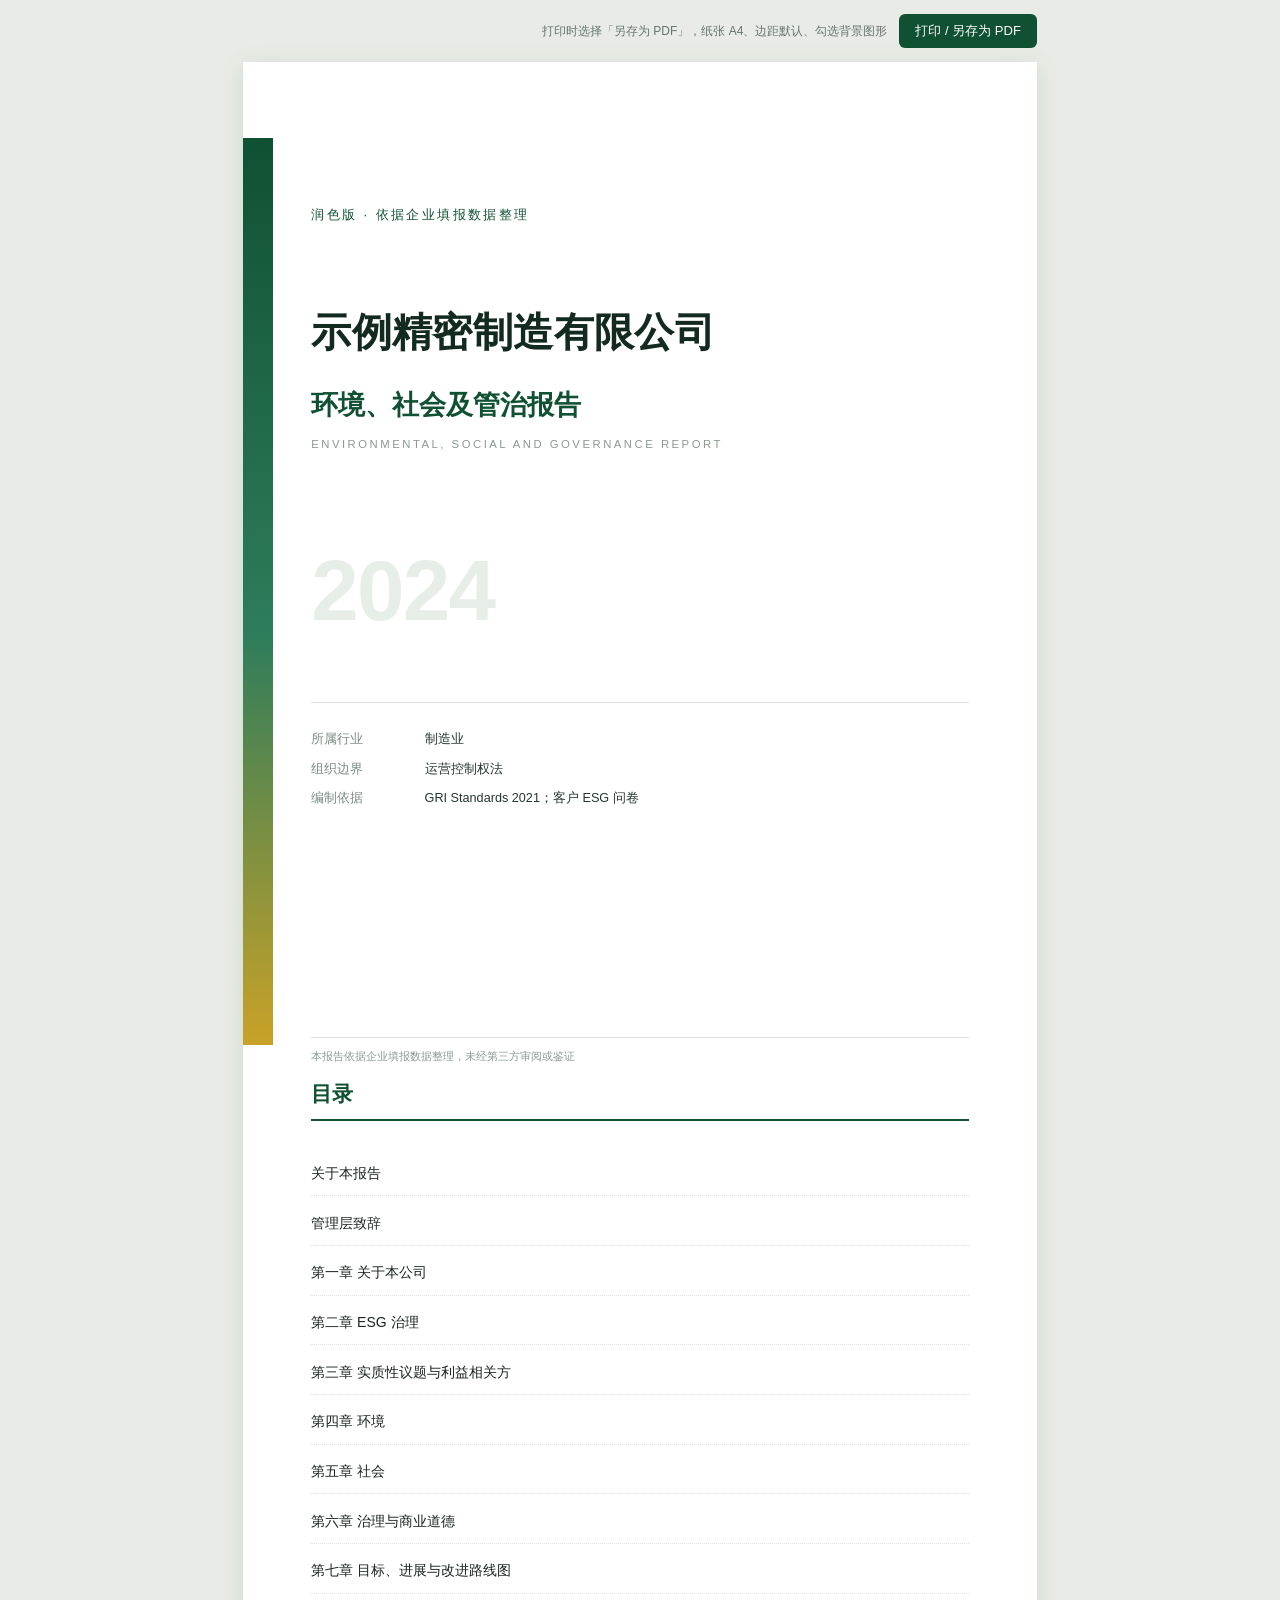
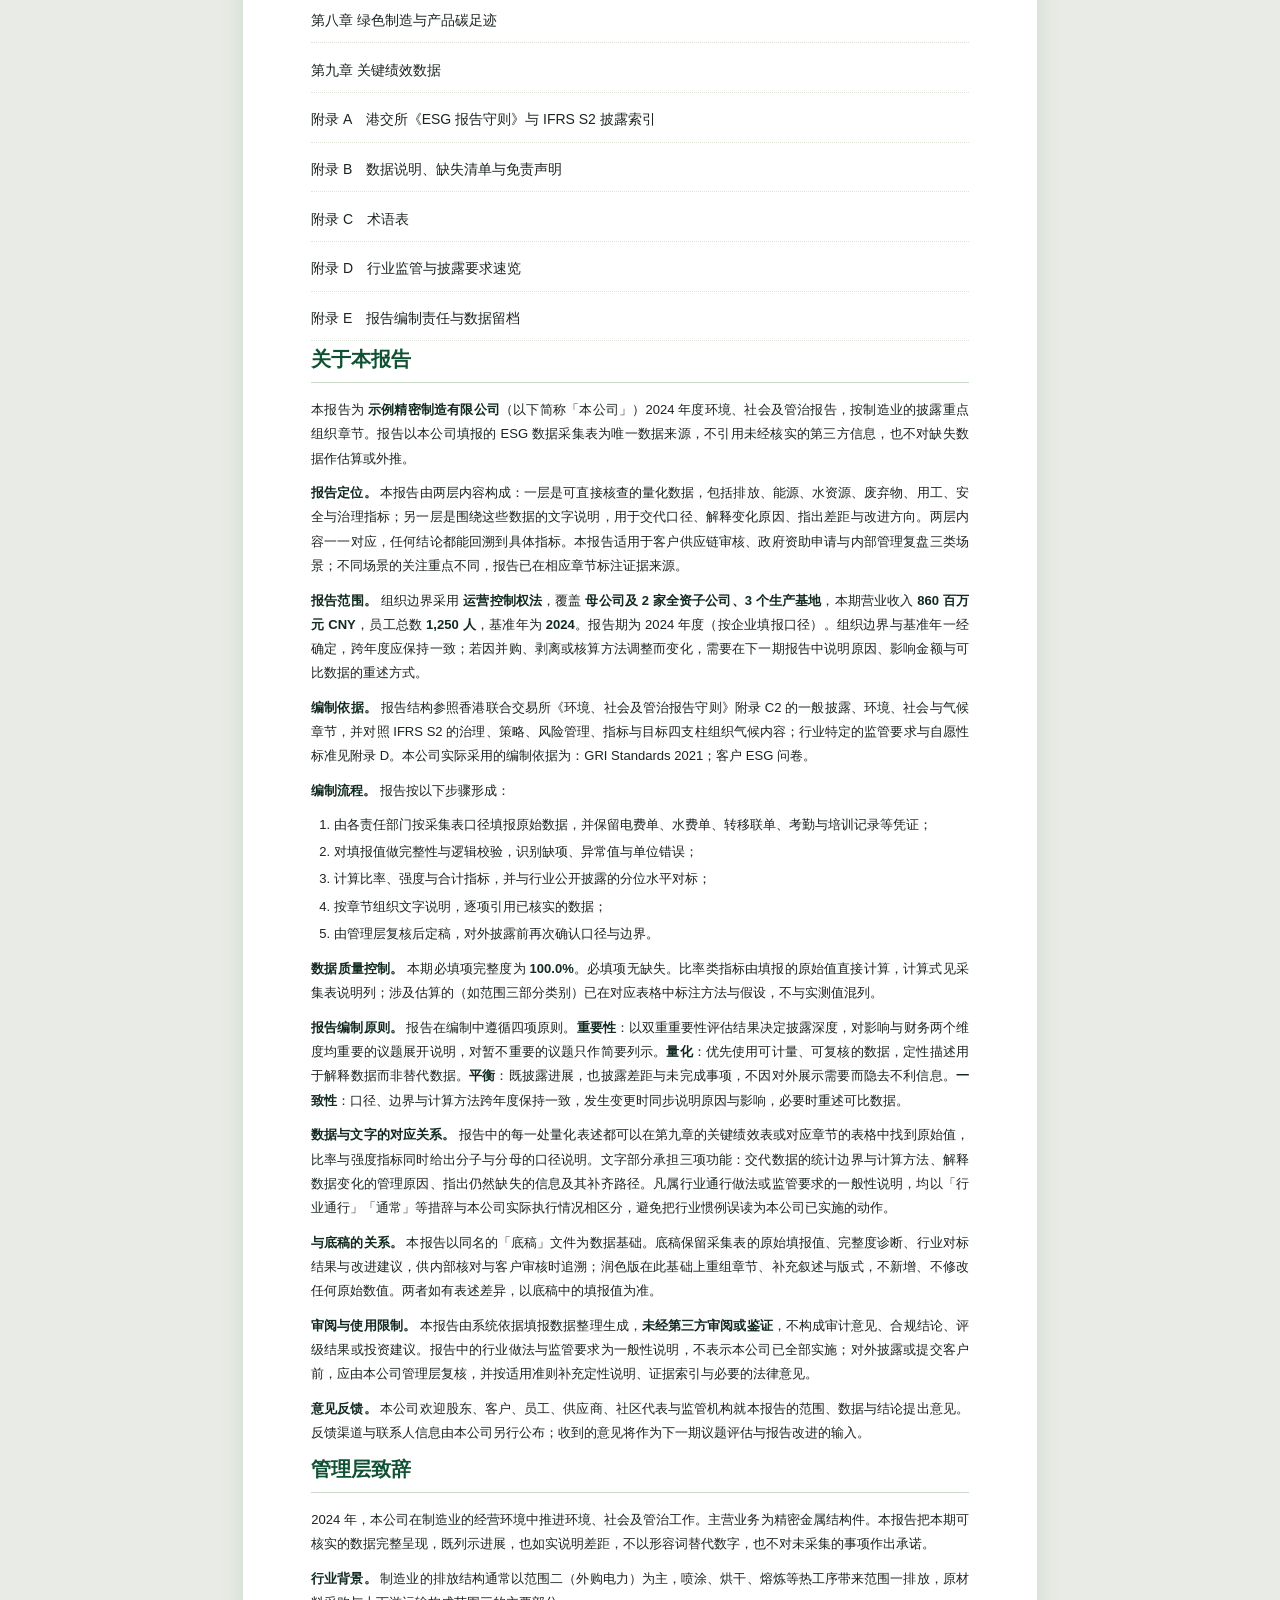
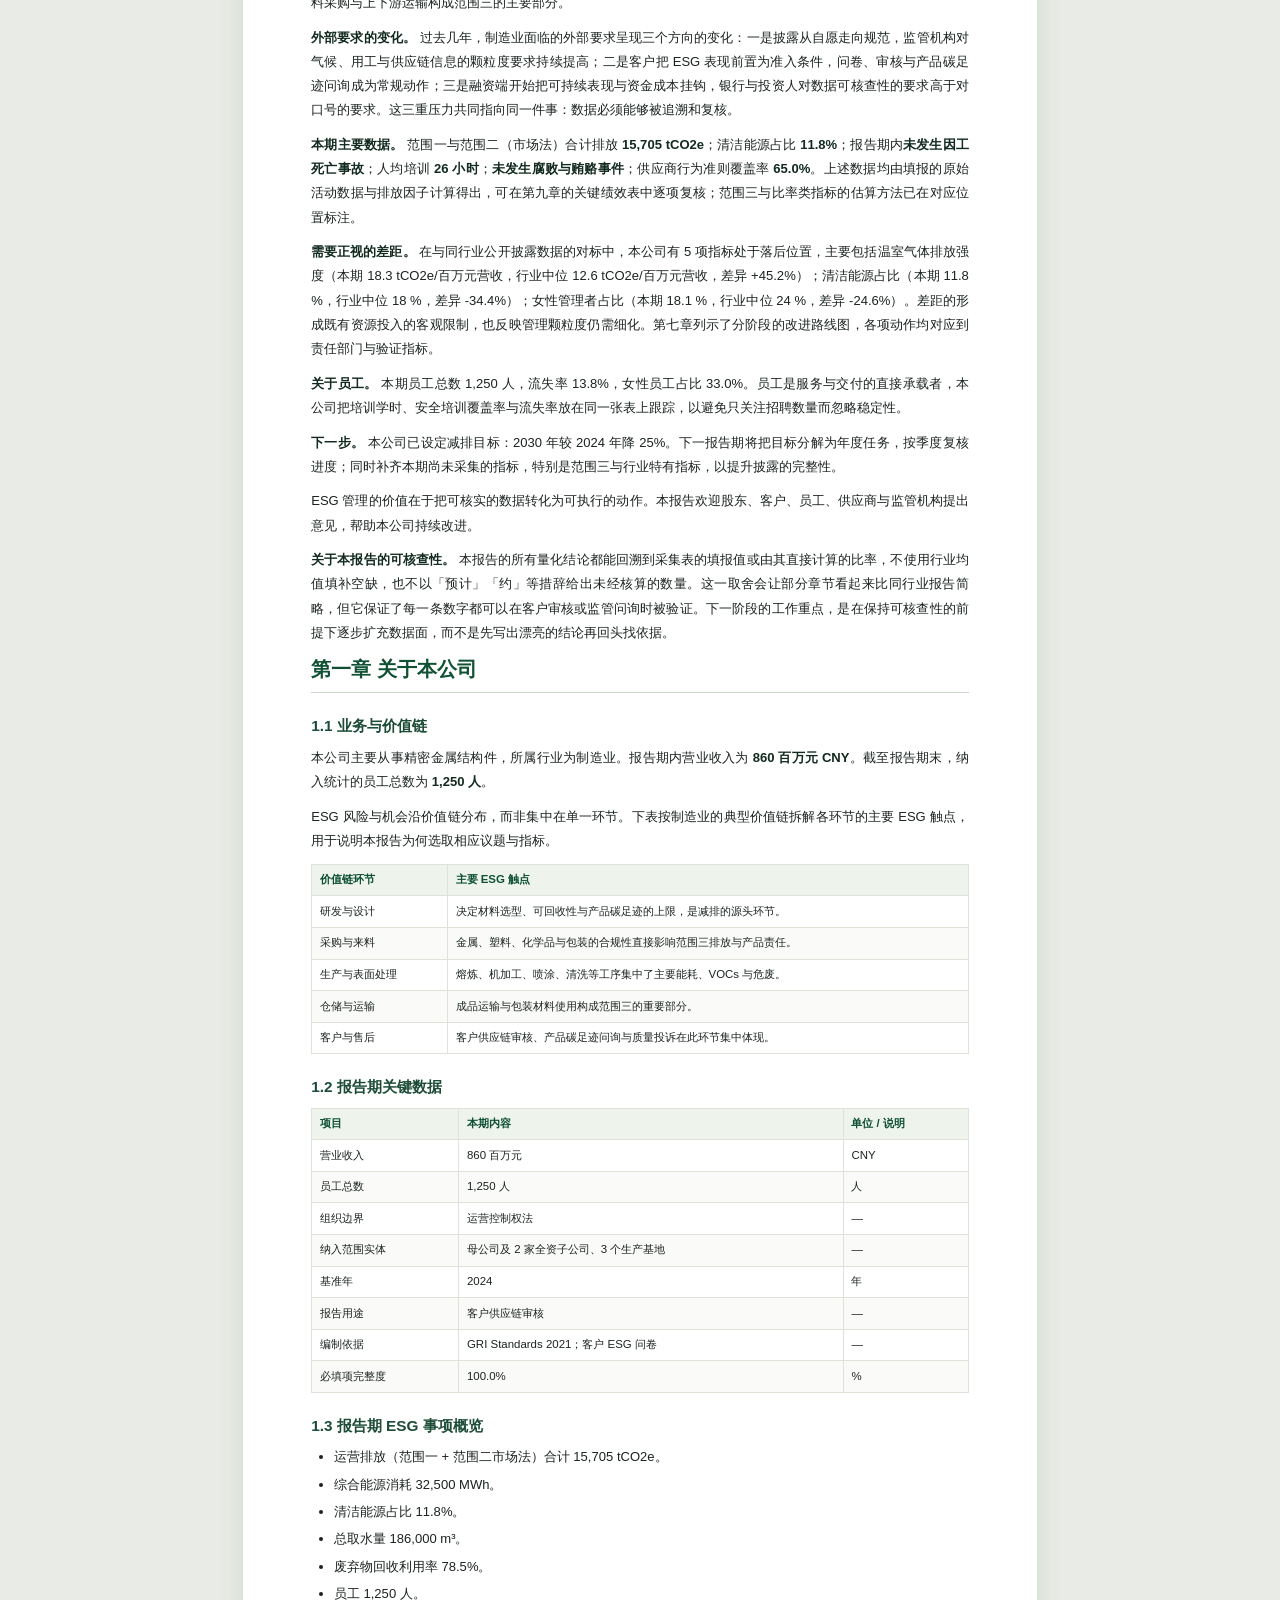
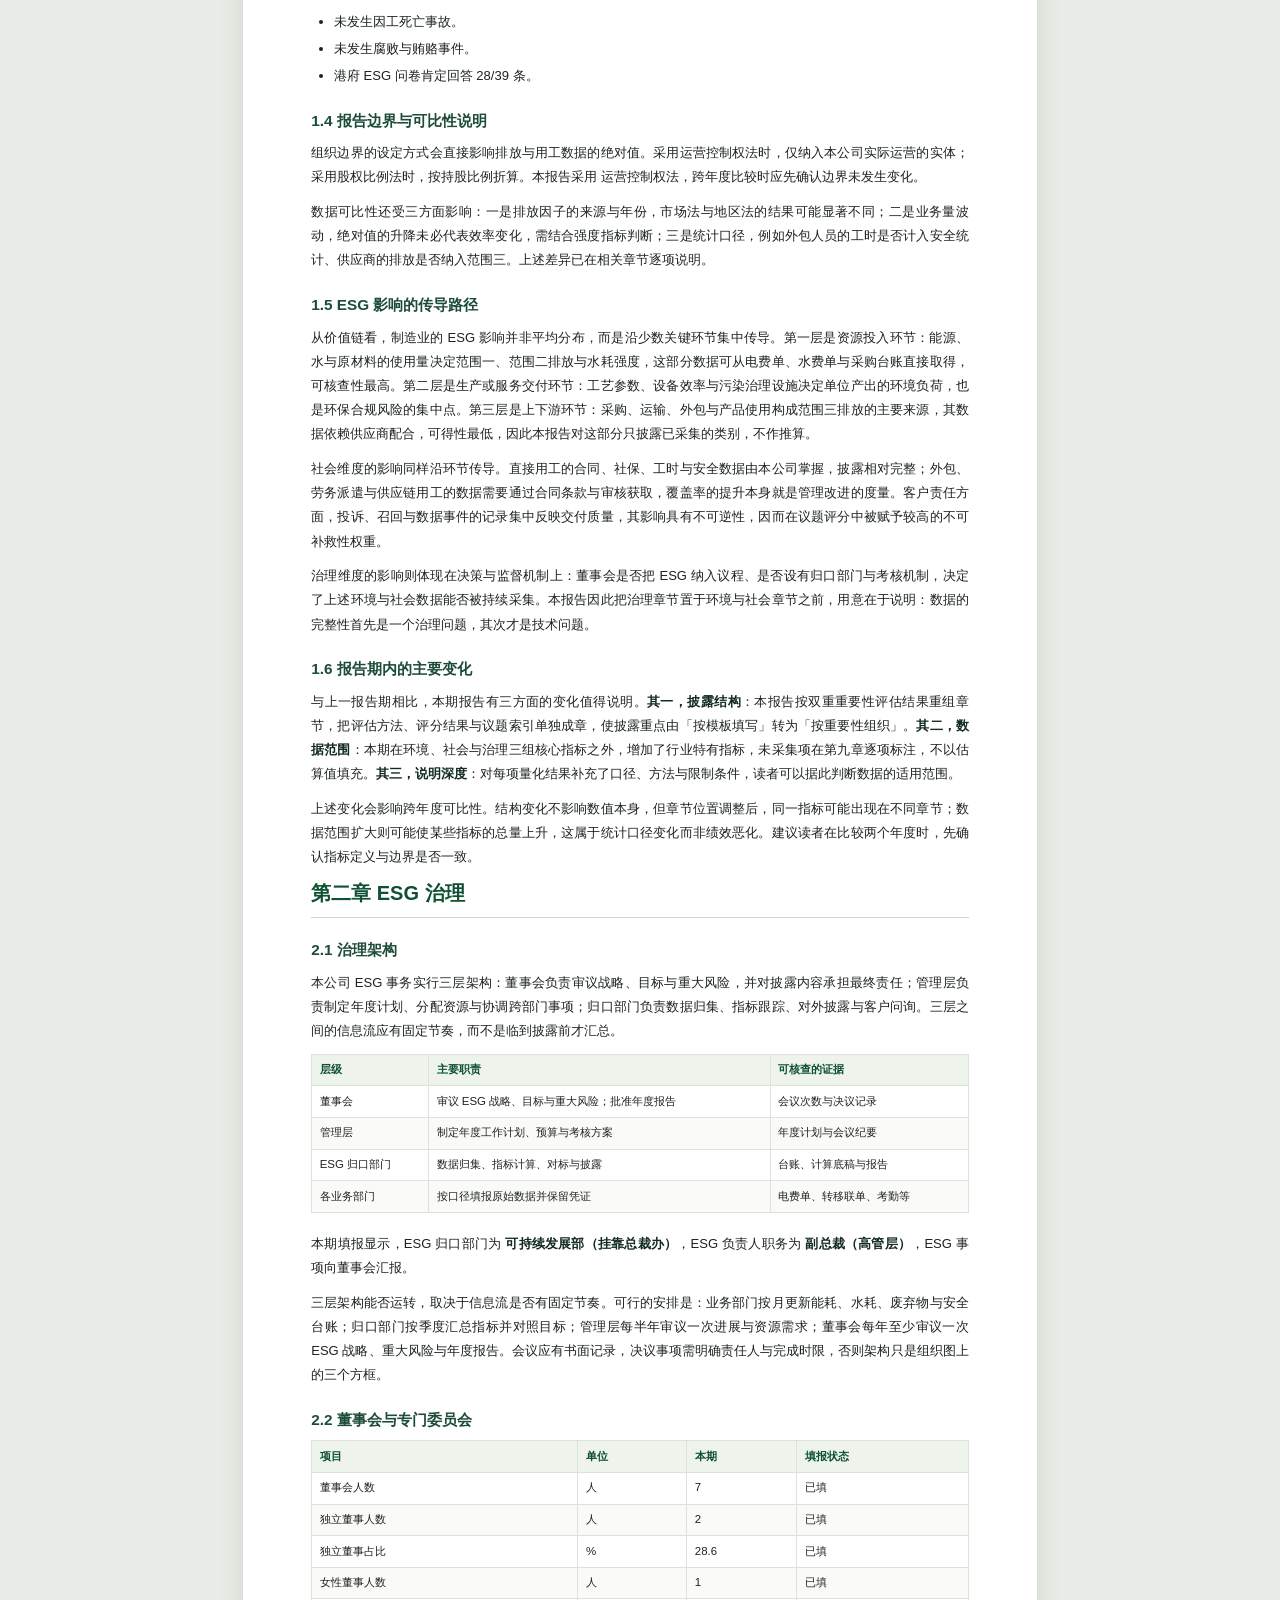
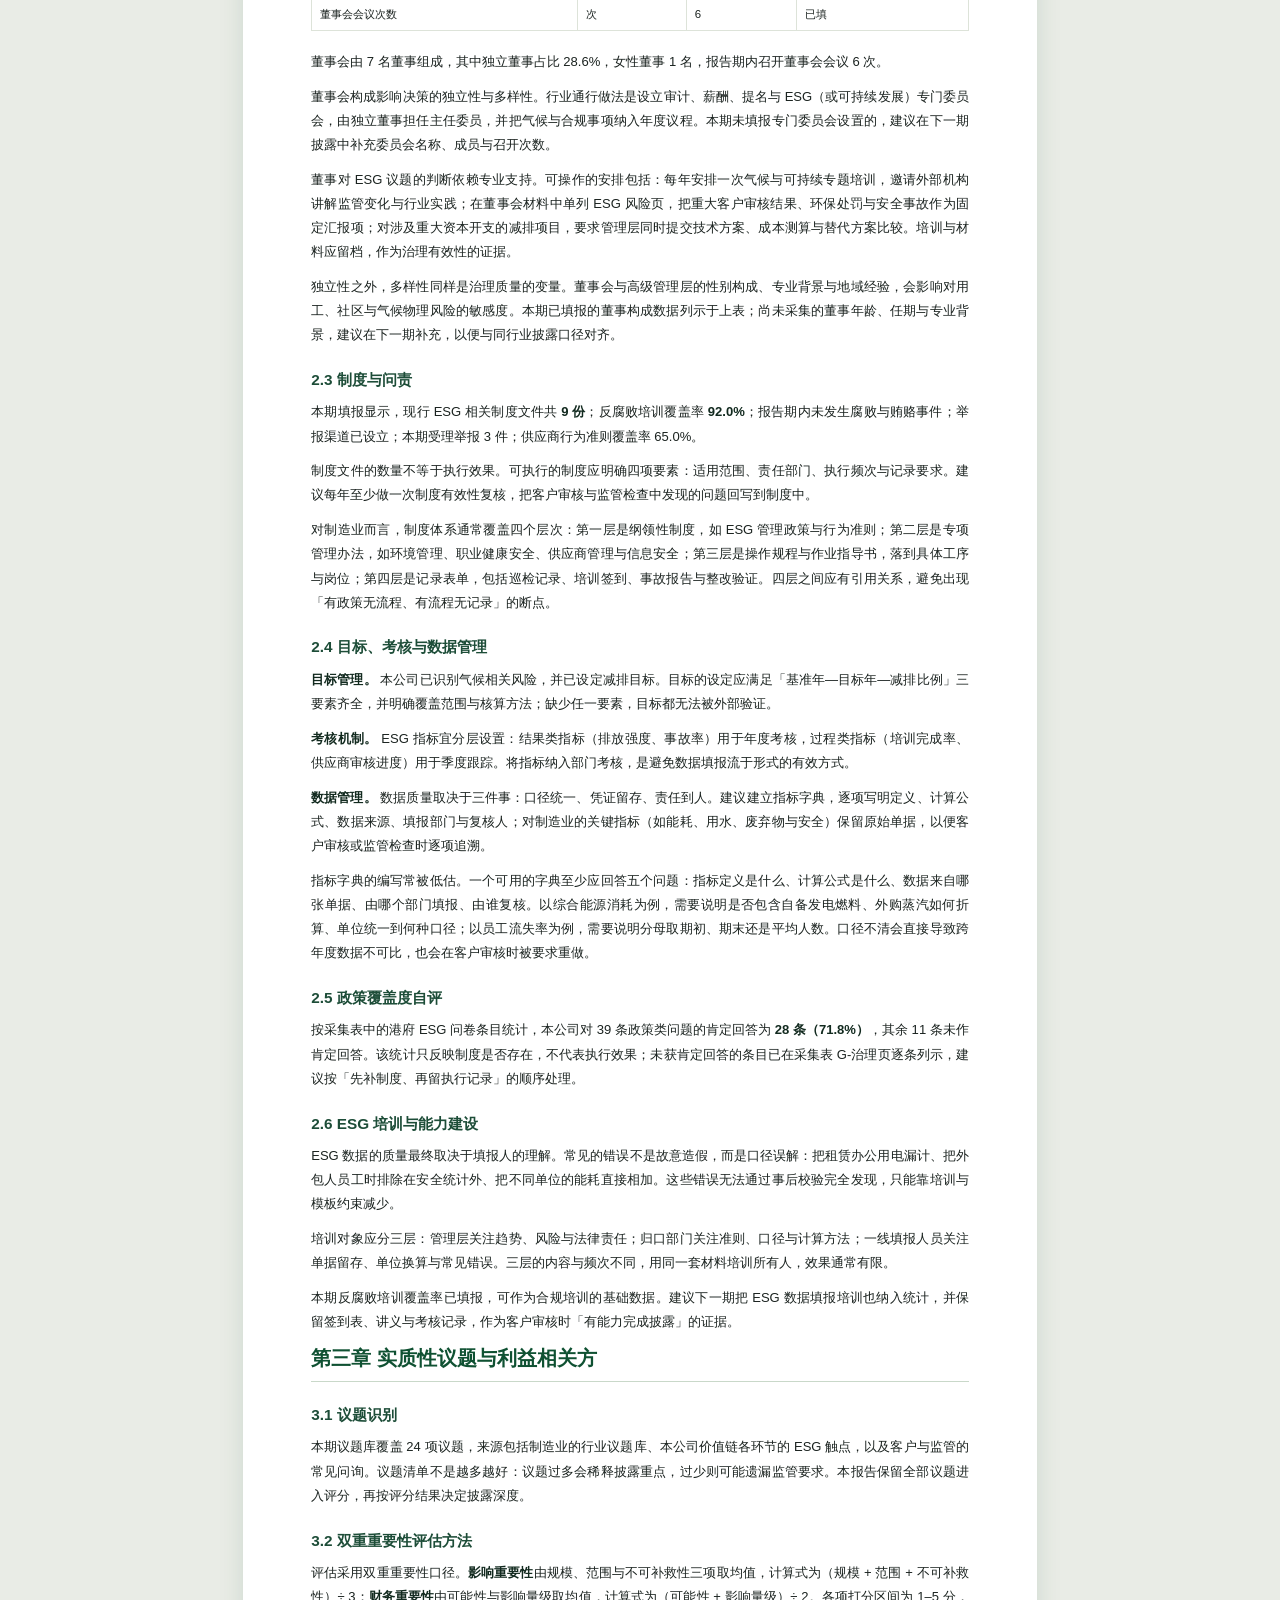
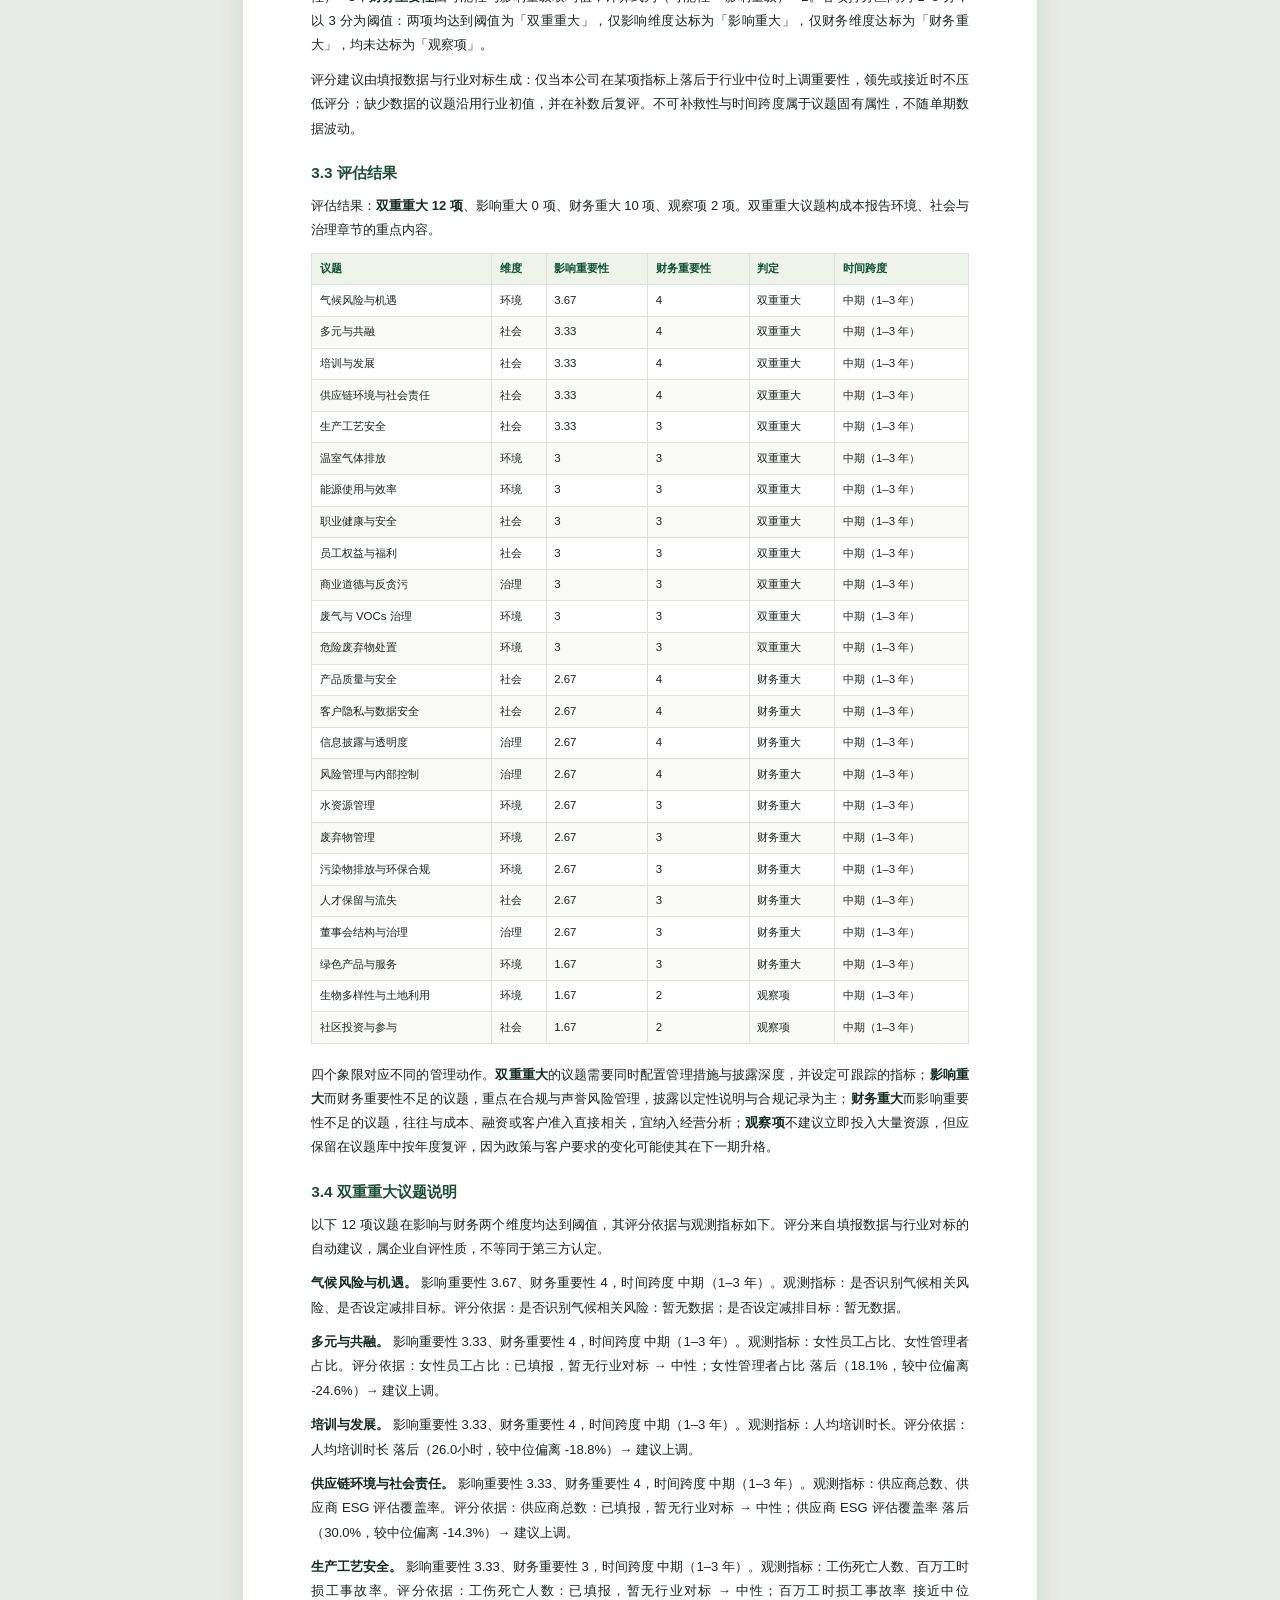
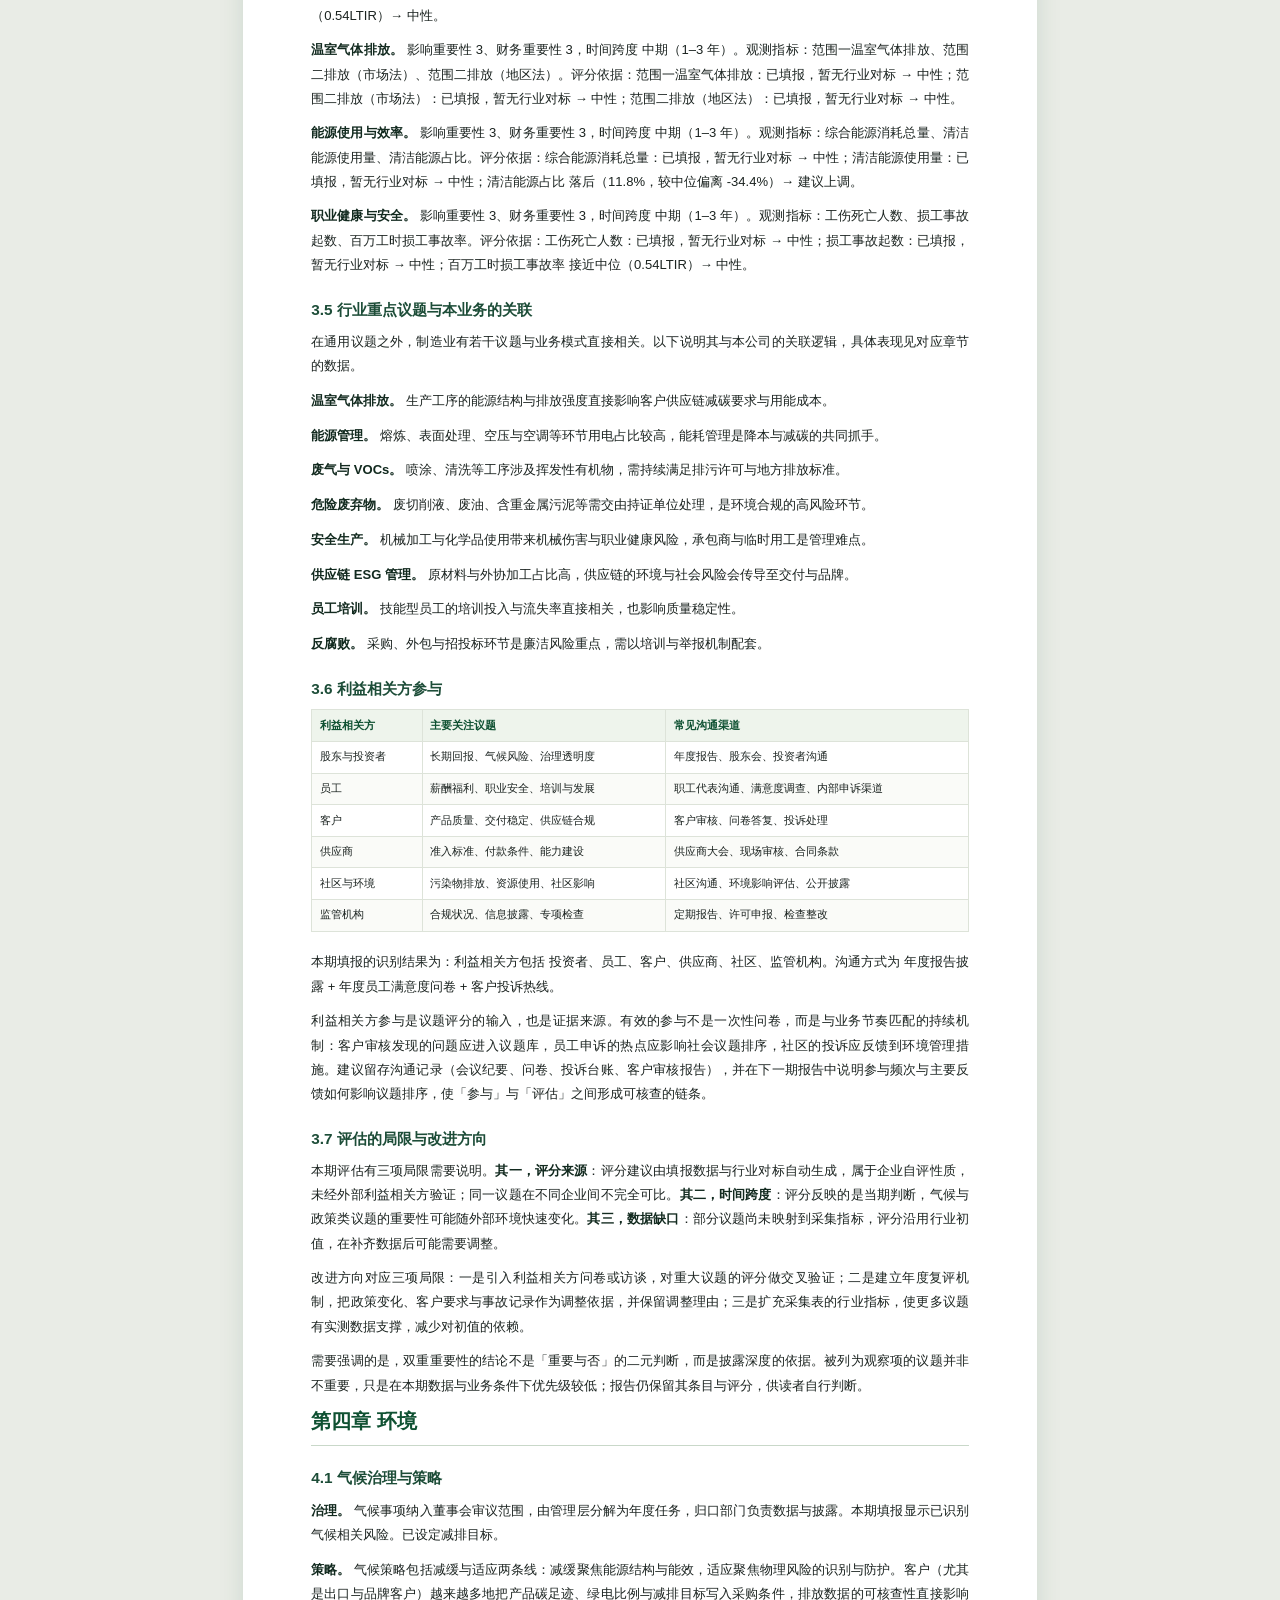
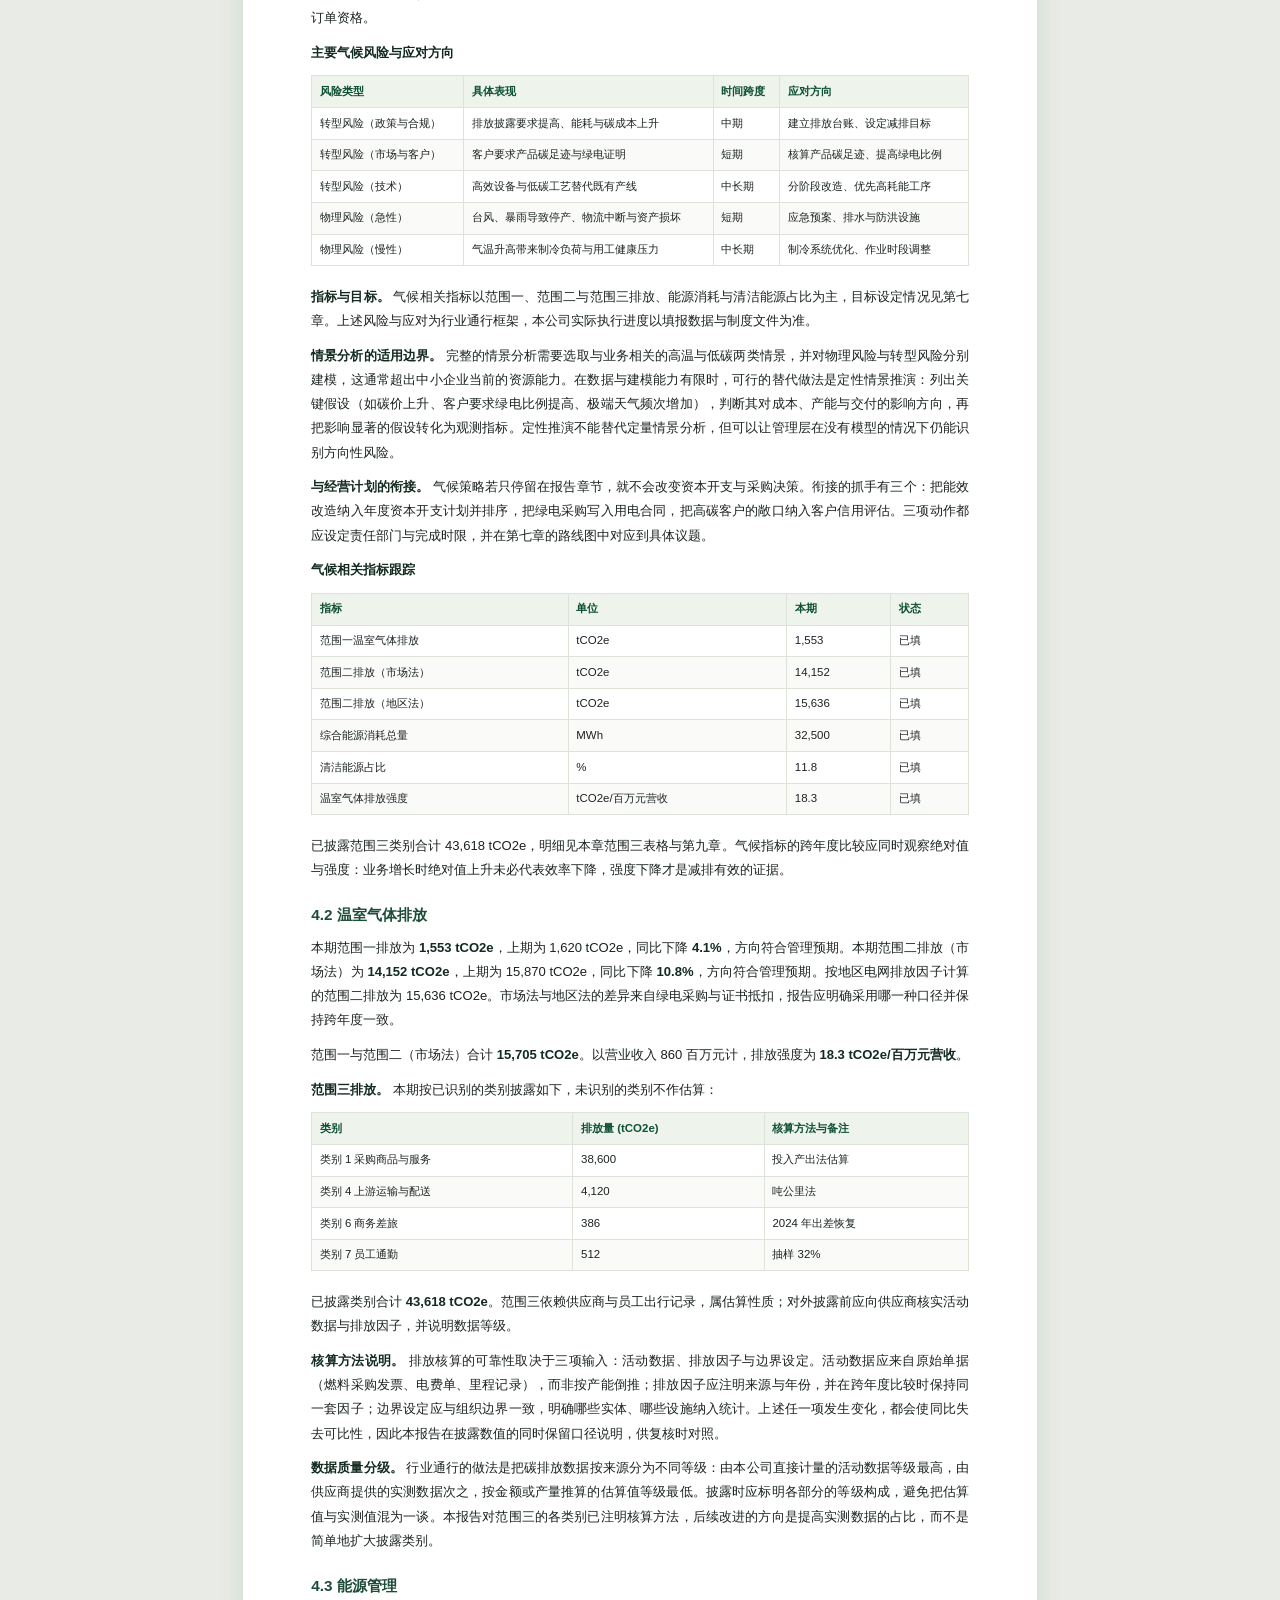
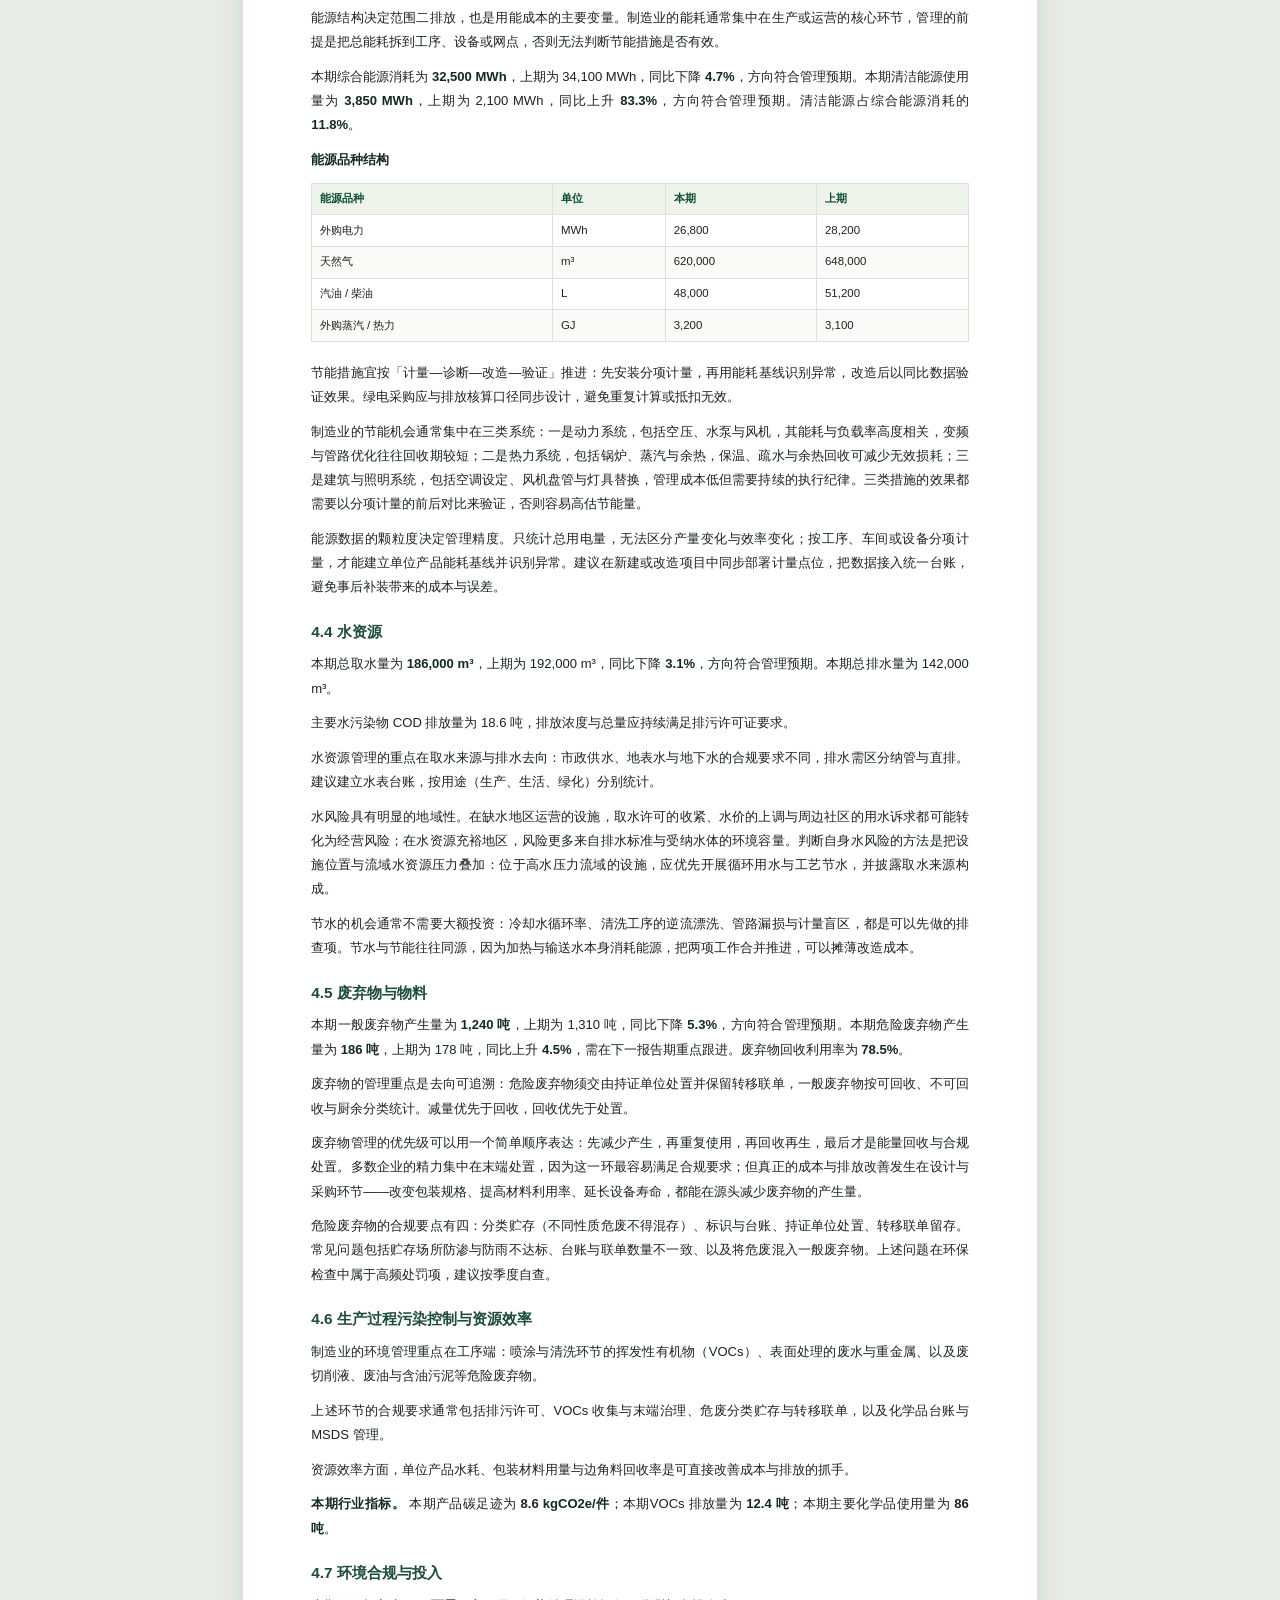
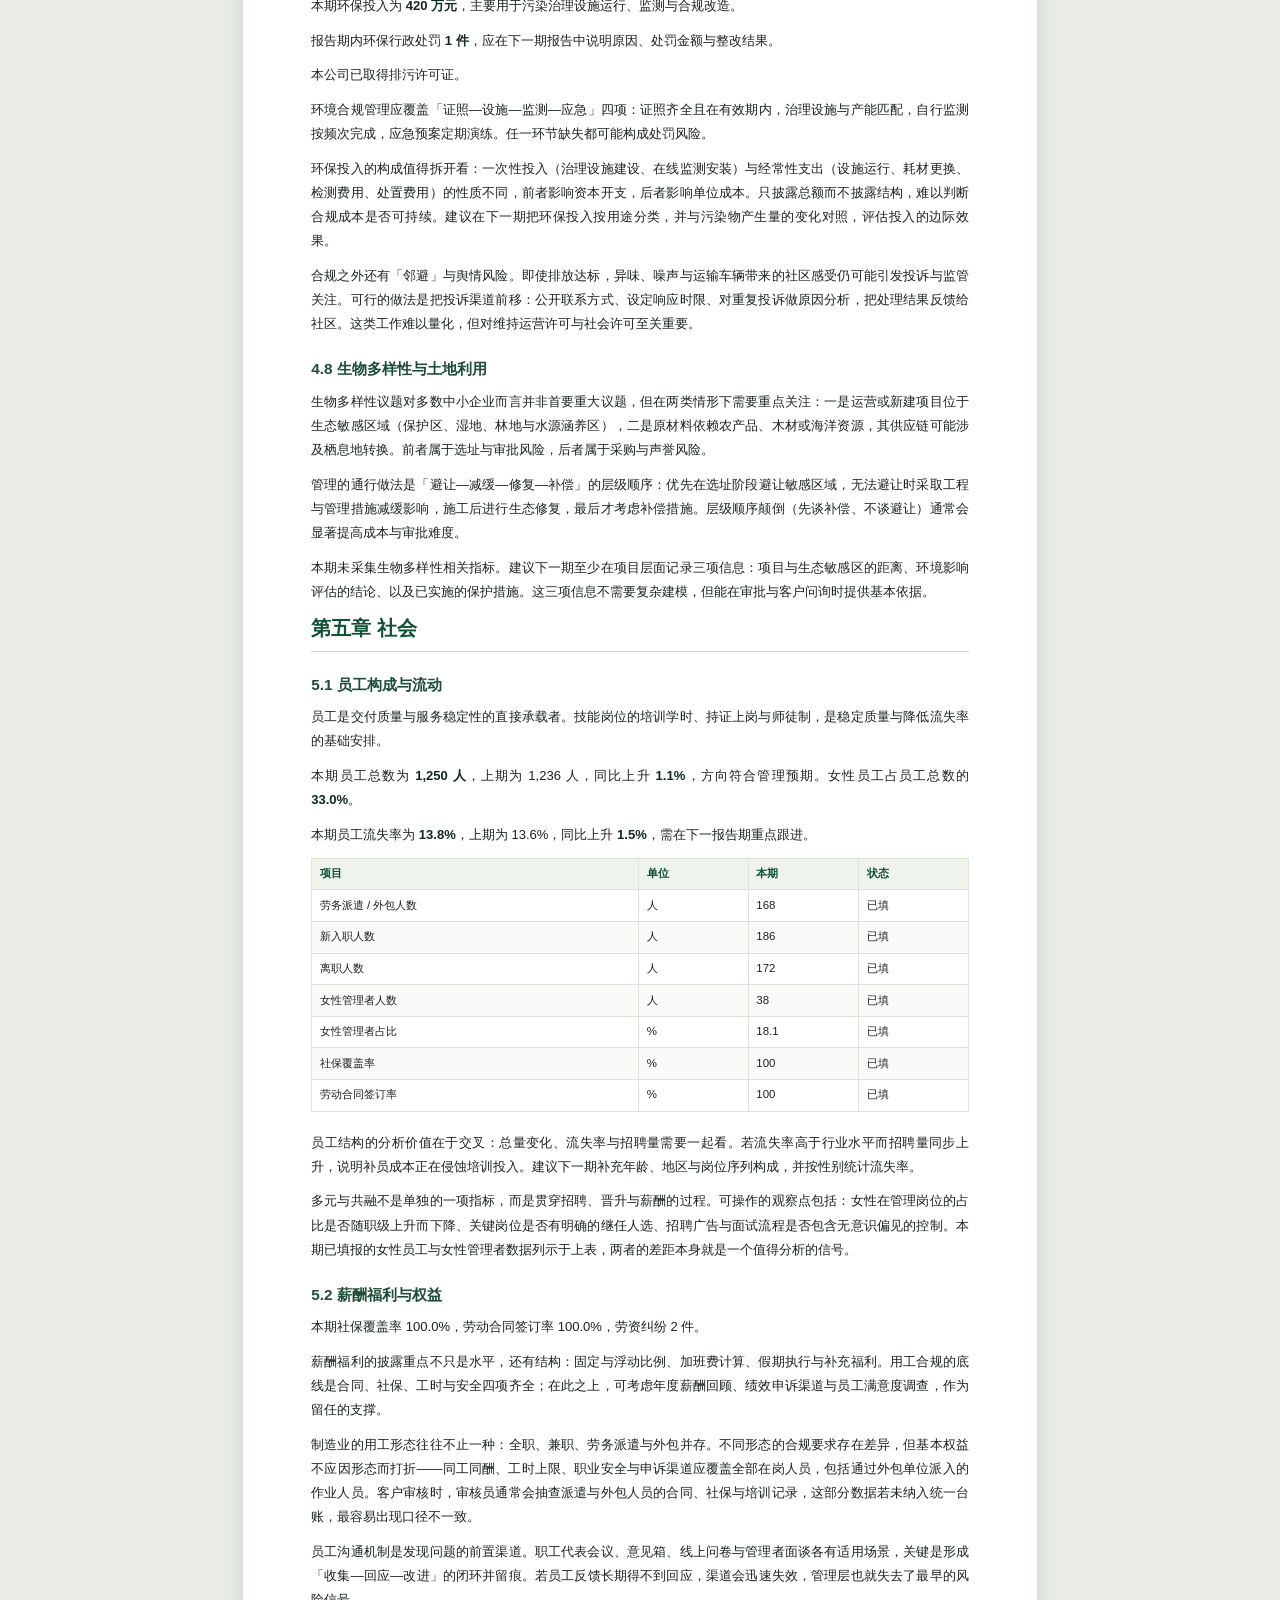
<file: v2/data/reports/polished/示例精密制造有限公司_2024_润色版.html>
<!DOCTYPE html>
<html lang="zh-Hans">
<head>
<meta charset="utf-8">
<meta name="viewport" content="width=device-width, initial-scale=1">
<title>示例精密制造有限公司 环境、社会及管治报告 2024</title>
<meta name="robots" content="noindex,nofollow">
<style>
* { box-sizing: border-box; }
html, body { margin: 0; padding: 0; background: #e9ece6; color: #1b2320; }
body { font-family: "PingFang HK","PingFang SC","Microsoft YaHei","Noto Sans CJK SC",sans-serif; }
.toolbar { width: 210mm; margin: 14px auto 0; display: flex; align-items: center;
  justify-content: flex-end; gap: 12px; }
.toolbar .hint { font-size: 12px; color: #66756e; }
.toolbar button { background: #0F5132; color: #fff; border: 0; border-radius: 6px;
  padding: 8px 16px; font-size: 13px; cursor: pointer; }
.page { width: 210mm; min-height: 297mm; margin: 14px auto 40px; background: #fff;
  padding: 20mm 18mm 16mm; box-shadow: 0 4px 24px rgba(15,81,50,.12); }

/* 封面 */
.cover { position: relative; min-height: 245mm; padding-top: 18mm; page-break-after: always; }
.cover .band { position: absolute; left: -18mm; top: 0; width: 8mm; height: 240mm;
  background: linear-gradient(180deg,#0F5132,#2E7D5B 55%,#C9A227); }
.cover .kicker { font-size: 10pt; letter-spacing: .18em; color: #0F5132; margin-bottom: 22mm; }
.cover h1 { font-size: 30pt; line-height: 1.25; margin: 0 0 8mm; color: #122a1f;
  font-weight: 700; letter-spacing: .01em; }
.cover .ctitle { font-size: 20pt; color: #0F5132; font-weight: 600; margin-bottom: 4mm; }
.cover .cen { font-size: 8.5pt; letter-spacing: .22em; color: #8a9a92; margin-bottom: 26mm; }
.cover .year { font-size: 64pt; font-weight: 800; color: #E7EDE7; line-height: 1;
  margin: 0 0 18mm; letter-spacing: -.02em; }
.cover .meta { border-top: 1px solid #d8e0d8; padding-top: 6mm; margin: 0; }
.cover .meta div { display: flex; gap: 6mm; padding: 1.6mm 0; font-size: 9.5pt; }
.cover .meta dt { width: 24mm; color: #7b8a82; margin: 0; }
.cover .meta dd { margin: 0; color: #253530; }
.cover .coverfoot { position: absolute; bottom: 0; left: 0; right: 0; font-size: 8pt;
  color: #8a9a92; border-top: 1px solid #d8e0d8; padding-top: 3mm; }

/* 目录 */
.toc { page-break-after: always; }
.toc-title { font-size: 16pt; color: #0F5132; border-bottom: 2px solid #0F5132;
  padding-bottom: 3mm; margin: 4mm 0 8mm; }
.toc ol { list-style: none; padding: 0; margin: 0; }
.toc li { font-size: 10.5pt; padding: 2.6mm 0; border-bottom: 1px dotted #dbe3d9; }
.toc a { color: #1b2320; text-decoration: none; }

/* 正文 */
main { counter-reset: chapter; }
h2 { font-size: 15pt; color: #0F5132; margin: 0 0 4mm; padding: 0 0 2.5mm;
  border-bottom: 1.5px solid #C9D8C9; page-break-before: always; page-break-after: avoid; }
h2::before { content: ""; }
h3 { font-size: 11.5pt; color: #1d4d38; margin: 6mm 0 2.5mm; page-break-after: avoid; }
p { font-size: 9.8pt; line-height: 1.85; margin: 0 0 2.8mm; text-align: justify; }
ul, ol { margin: 0 0 3mm; padding-left: 6mm; }
li { font-size: 9.8pt; line-height: 1.75; margin-bottom: 1.2mm; }
strong { color: #122a1f; }
hr { border: 0; border-top: 1px solid #e2e6dd; margin: 6mm 0; }
blockquote { margin: 0 0 3mm; padding: 2.5mm 3.5mm; background: #f4f8f2;
  border-left: 3px solid #0F5132; font-size: 9.2pt; color: #3b4b43; }

table { width: 100%; border-collapse: collapse; margin: 2.5mm 0 5mm; font-size: 8.6pt;
  page-break-inside: auto; }
thead { display: table-header-group; }
tr { page-break-inside: avoid; }
th, td { border: 1px solid #dde3d9; padding: 1.7mm 2mm; text-align: left;
  vertical-align: top; line-height: 1.55; }
th { background: #eef4ec; color: #0F5132; font-weight: 700; }
tbody tr:nth-child(even) { background: #fafbf8; }

.pb { page-break-after: always; height: 0; }
.foot { margin-top: 8mm; padding-top: 3mm; border-top: 1px solid #dfe5dc;
  font-size: 7.8pt; color: #7b8a82; }

@media print {
  html, body { background: #fff; }
  .toolbar { display: none; }
  .page { width: auto; min-height: auto; margin: 0; padding: 0; box-shadow: none; }
  @page { size: A4; margin: 16mm 15mm 14mm; }
}
</style>
</head>
<body>
<div class="toolbar">
  <span class="hint">打印时选择「另存为 PDF」，纸张 A4、边距默认、勾选背景图形</span>
  <button onclick="window.print()">打印 / 另存为 PDF</button>
</div>
<div class="page">
  <section class="cover">
    <div class="band"></div>
    <div class="kicker">润色版 · 依据企业填报数据整理</div>
    <h1>示例精密制造有限公司</h1>
    <div class="ctitle">环境、社会及管治报告</div>
    <div class="cen">ENVIRONMENTAL, SOCIAL AND GOVERNANCE REPORT</div>
    <div class="year">2024</div>
    <dl class="meta"><div><dt>所属行业</dt><dd>制造业</dd></div><div><dt>组织边界</dt><dd>运营控制权法</dd></div><div><dt>编制依据</dt><dd>GRI Standards 2021；客户 ESG 问卷</dd></div></dl>
    <div class="coverfoot">本报告依据企业填报数据整理，未经第三方审阅或鉴证</div>
  </section>

  <section class="toc">
    <h2 class="toc-title">目录</h2>
    <ol><li><a href="#sec-2-1">关于本报告</a></li><li><a href="#sec-2-2">管理层致辞</a></li><li><a href="#sec-2-3">第一章 关于本公司</a></li><li><a href="#sec-2-4">第二章 ESG 治理</a></li><li><a href="#sec-2-5">第三章 实质性议题与利益相关方</a></li><li><a href="#sec-2-6">第四章 环境</a></li><li><a href="#sec-2-7">第五章 社会</a></li><li><a href="#sec-2-8">第六章 治理与商业道德</a></li><li><a href="#sec-2-9">第七章 目标、进展与改进路线图</a></li><li><a href="#sec-2-10">第八章 绿色制造与产品碳足迹</a></li><li><a href="#sec-2-11">第九章 关键绩效数据</a></li><li><a href="#sec-2-12">附录 A　港交所《ESG 报告守则》与 IFRS S2 披露索引</a></li><li><a href="#sec-2-13">附录 B　数据说明、缺失清单与免责声明</a></li><li><a href="#sec-2-14">附录 C　术语表</a></li><li><a href="#sec-2-15">附录 D　行业监管与披露要求速览</a></li><li><a href="#sec-2-16">附录 E　报告编制责任与数据留档</a></li></ol>
  </section>

  <main>
  <h2 id="sec-2-1">关于本报告</h2><p>本报告为 <strong>示例精密制造有限公司</strong>（以下简称「本公司」）2024 年度环境、社会及管治报告，按制造业的披露重点组织章节。报告以本公司填报的 ESG 数据采集表为唯一数据来源，不引用未经核实的第三方信息，也不对缺失数据作估算或外推。</p><p><strong>报告定位。</strong> 本报告由两层内容构成：一层是可直接核查的量化数据，包括排放、能源、水资源、废弃物、用工、安全与治理指标；另一层是围绕这些数据的文字说明，用于交代口径、解释变化原因、指出差距与改进方向。两层内容一一对应，任何结论都能回溯到具体指标。本报告适用于客户供应链审核、政府资助申请与内部管理复盘三类场景；不同场景的关注重点不同，报告已在相应章节标注证据来源。</p><p><strong>报告范围。</strong> 组织边界采用 <strong>运营控制权法</strong>，覆盖 <strong>母公司及 2 家全资子公司、3 个生产基地</strong>，本期营业收入 <strong>860 百万元 CNY</strong>，员工总数 <strong>1,250 人</strong>，基准年为 <strong>2024</strong>。报告期为 2024 年度（按企业填报口径）。组织边界与基准年一经确定，跨年度应保持一致；若因并购、剥离或核算方法调整而变化，需要在下一期报告中说明原因、影响金额与可比数据的重述方式。</p><p><strong>编制依据。</strong> 报告结构参照香港联合交易所《环境、社会及管治报告守则》附录 C2 的一般披露、环境、社会与气候章节，并对照 IFRS S2 的治理、策略、风险管理、指标与目标四支柱组织气候内容；行业特定的监管要求与自愿性标准见附录 D。本公司实际采用的编制依据为：GRI Standards 2021；客户 ESG 问卷。</p><p><strong>编制流程。</strong> 报告按以下步骤形成：</p><ol><li>由各责任部门按采集表口径填报原始数据，并保留电费单、水费单、转移联单、考勤与培训记录等凭证；</li><li>对填报值做完整性与逻辑校验，识别缺项、异常值与单位错误；</li><li>计算比率、强度与合计指标，并与行业公开披露的分位水平对标；</li><li>按章节组织文字说明，逐项引用已核实的数据；</li><li>由管理层复核后定稿，对外披露前再次确认口径与边界。</li></ol><p><strong>数据质量控制。</strong> 本期必填项完整度为 <strong>100.0%</strong>。必填项无缺失。比率类指标由填报的原始值直接计算，计算式见采集表说明列；涉及估算的（如范围三部分类别）已在对应表格中标注方法与假设，不与实测值混列。</p><p><strong>报告编制原则。</strong> 报告在编制中遵循四项原则。<strong>重要性</strong>：以双重重要性评估结果决定披露深度，对影响与财务两个维度均重要的议题展开说明，对暂不重要的议题只作简要列示。<strong>量化</strong>：优先使用可计量、可复核的数据，定性描述用于解释数据而非替代数据。<strong>平衡</strong>：既披露进展，也披露差距与未完成事项，不因对外展示需要而隐去不利信息。<strong>一致性</strong>：口径、边界与计算方法跨年度保持一致，发生变更时同步说明原因与影响，必要时重述可比数据。</p><p><strong>数据与文字的对应关系。</strong> 报告中的每一处量化表述都可以在第九章的关键绩效表或对应章节的表格中找到原始值，比率与强度指标同时给出分子与分母的口径说明。文字部分承担三项功能：交代数据的统计边界与计算方法、解释数据变化的管理原因、指出仍然缺失的信息及其补齐路径。凡属行业通行做法或监管要求的一般性说明，均以「行业通行」「通常」等措辞与本公司实际执行情况相区分，避免把行业惯例误读为本公司已实施的动作。</p><p><strong>与底稿的关系。</strong> 本报告以同名的「底稿」文件为数据基础。底稿保留采集表的原始填报值、完整度诊断、行业对标结果与改进建议，供内部核对与客户审核时追溯；润色版在此基础上重组章节、补充叙述与版式，不新增、不修改任何原始数值。两者如有表述差异，以底稿中的填报值为准。</p><p><strong>审阅与使用限制。</strong> 本报告由系统依据填报数据整理生成，<strong>未经第三方审阅或鉴证</strong>，不构成审计意见、合规结论、评级结果或投资建议。报告中的行业做法与监管要求为一般性说明，不表示本公司已全部实施；对外披露或提交客户前，应由本公司管理层复核，并按适用准则补充定性说明、证据索引与必要的法律意见。</p><p><strong>意见反馈。</strong> 本公司欢迎股东、客户、员工、供应商、社区代表与监管机构就本报告的范围、数据与结论提出意见。反馈渠道与联系人信息由本公司另行公布；收到的意见将作为下一期议题评估与报告改进的输入。</p><div class="pb"></div><h2 id="sec-2-2">管理层致辞</h2><p>2024 年，本公司在制造业的经营环境中推进环境、社会及管治工作。主营业务为精密金属结构件。本报告把本期可核实的数据完整呈现，既列示进展，也如实说明差距，不以形容词替代数字，也不对未采集的事项作出承诺。</p><p><strong>行业背景。</strong> 制造业的排放结构通常以范围二（外购电力）为主，喷涂、烘干、熔炼等热工序带来范围一排放，原材料采购与上下游运输构成范围三的主要部分。</p><p><strong>外部要求的变化。</strong> 过去几年，制造业面临的外部要求呈现三个方向的变化：一是披露从自愿走向规范，监管机构对气候、用工与供应链信息的颗粒度要求持续提高；二是客户把 ESG 表现前置为准入条件，问卷、审核与产品碳足迹问询成为常规动作；三是融资端开始把可持续表现与资金成本挂钩，银行与投资人对数据可核查性的要求高于对口号的要求。这三重压力共同指向同一件事：数据必须能够被追溯和复核。</p><p><strong>本期主要数据。</strong> 范围一与范围二（市场法）合计排放 <strong>15,705 tCO2e</strong>；清洁能源占比 <strong>11.8%</strong>；报告期内<strong>未发生因工死亡事故</strong>；人均培训 <strong>26 小时</strong>；<strong>未发生腐败与贿赂事件</strong>；供应商行为准则覆盖率 <strong>65.0%</strong>。上述数据均由填报的原始活动数据与排放因子计算得出，可在第九章的关键绩效表中逐项复核；范围三与比率类指标的估算方法已在对应位置标注。</p><p><strong>需要正视的差距。</strong> 在与同行业公开披露数据的对标中，本公司有 5 项指标处于落后位置，主要包括温室气体排放强度（本期 18.3 tCO2e/百万元营收，行业中位 12.6 tCO2e/百万元营收，差异 +45.2%）；清洁能源占比（本期 11.8 %，行业中位 18 %，差异 -34.4%）；女性管理者占比（本期 18.1 %，行业中位 24 %，差异 -24.6%）。差距的形成既有资源投入的客观限制，也反映管理颗粒度仍需细化。第七章列示了分阶段的改进路线图，各项动作均对应到责任部门与验证指标。</p><p><strong>关于员工。</strong> 本期员工总数 1,250 人，流失率 13.8%，女性员工占比 33.0%。员工是服务与交付的直接承载者，本公司把培训学时、安全培训覆盖率与流失率放在同一张表上跟踪，以避免只关注招聘数量而忽略稳定性。</p><p><strong>下一步。</strong> 本公司已设定减排目标：2030 年较 2024 年降 25%。下一报告期将把目标分解为年度任务，按季度复核进度；同时补齐本期尚未采集的指标，特别是范围三与行业特有指标，以提升披露的完整性。</p><p>ESG 管理的价值在于把可核实的数据转化为可执行的动作。本报告欢迎股东、客户、员工、供应商与监管机构提出意见，帮助本公司持续改进。</p><p><strong>关于本报告的可核查性。</strong> 本报告的所有量化结论都能回溯到采集表的填报值或由其直接计算的比率，不使用行业均值填补空缺，也不以「预计」「约」等措辞给出未经核算的数量。这一取舍会让部分章节看起来比同行业报告简略，但它保证了每一条数字都可以在客户审核或监管问询时被验证。下一阶段的工作重点，是在保持可核查性的前提下逐步扩充数据面，而不是先写出漂亮的结论再回头找依据。</p><div class="pb"></div><h2 id="sec-2-3">第一章 关于本公司</h2><h3>1.1 业务与价值链</h3><p>本公司主要从事精密金属结构件，所属行业为制造业。报告期内营业收入为 <strong>860 百万元 CNY</strong>。截至报告期末，纳入统计的员工总数为 <strong>1,250 人</strong>。</p><p>ESG 风险与机会沿价值链分布，而非集中在单一环节。下表按制造业的典型价值链拆解各环节的主要 ESG 触点，用于说明本报告为何选取相应议题与指标。</p><table><thead><tr><th>价值链环节</th><th>主要 ESG 触点</th></tr></thead><tbody><tr><td>研发与设计</td><td>决定材料选型、可回收性与产品碳足迹的上限，是减排的源头环节。</td></tr><tr><td>采购与来料</td><td>金属、塑料、化学品与包装的合规性直接影响范围三排放与产品责任。</td></tr><tr><td>生产与表面处理</td><td>熔炼、机加工、喷涂、清洗等工序集中了主要能耗、VOCs 与危废。</td></tr><tr><td>仓储与运输</td><td>成品运输与包装材料使用构成范围三的重要部分。</td></tr><tr><td>客户与售后</td><td>客户供应链审核、产品碳足迹问询与质量投诉在此环节集中体现。</td></tr></tbody></table><h3>1.2 报告期关键数据</h3><table><thead><tr><th>项目</th><th>本期内容</th><th>单位 / 说明</th></tr></thead><tbody><tr><td>营业收入</td><td>860 百万元</td><td>CNY</td></tr><tr><td>员工总数</td><td>1,250 人</td><td>人</td></tr><tr><td>组织边界</td><td>运营控制权法</td><td>—</td></tr><tr><td>纳入范围实体</td><td>母公司及 2 家全资子公司、3 个生产基地</td><td>—</td></tr><tr><td>基准年</td><td>2024</td><td>年</td></tr><tr><td>报告用途</td><td>客户供应链审核</td><td>—</td></tr><tr><td>编制依据</td><td>GRI Standards 2021；客户 ESG 问卷</td><td>—</td></tr><tr><td>必填项完整度</td><td>100.0%</td><td>%</td></tr></tbody></table><h3>1.3 报告期 ESG 事项概览</h3><ul><li>运营排放（范围一 + 范围二市场法）合计 15,705 tCO2e。</li><li>综合能源消耗 32,500 MWh。</li><li>清洁能源占比 11.8%。</li><li>总取水量 186,000 m³。</li><li>废弃物回收利用率 78.5%。</li><li>员工 1,250 人。</li><li>未发生因工死亡事故。</li><li>未发生腐败与贿赂事件。</li><li>港府 ESG 问卷肯定回答 28/39 条。</li></ul><h3>1.4 报告边界与可比性说明</h3><p>组织边界的设定方式会直接影响排放与用工数据的绝对值。采用运营控制权法时，仅纳入本公司实际运营的实体；采用股权比例法时，按持股比例折算。本报告采用 运营控制权法，跨年度比较时应先确认边界未发生变化。</p><p>数据可比性还受三方面影响：一是排放因子的来源与年份，市场法与地区法的结果可能显著不同；二是业务量波动，绝对值的升降未必代表效率变化，需结合强度指标判断；三是统计口径，例如外包人员的工时是否计入安全统计、供应商的排放是否纳入范围三。上述差异已在相关章节逐项说明。</p><h3>1.5 ESG 影响的传导路径</h3><p>从价值链看，制造业的 ESG 影响并非平均分布，而是沿少数关键环节集中传导。第一层是资源投入环节：能源、水与原材料的使用量决定范围一、范围二排放与水耗强度，这部分数据可从电费单、水费单与采购台账直接取得，可核查性最高。第二层是生产或服务交付环节：工艺参数、设备效率与污染治理设施决定单位产出的环境负荷，也是环保合规风险的集中点。第三层是上下游环节：采购、运输、外包与产品使用构成范围三排放的主要来源，其数据依赖供应商配合，可得性最低，因此本报告对这部分只披露已采集的类别，不作推算。</p><p>社会维度的影响同样沿环节传导。直接用工的合同、社保、工时与安全数据由本公司掌握，披露相对完整；外包、劳务派遣与供应链用工的数据需要通过合同条款与审核获取，覆盖率的提升本身就是管理改进的度量。客户责任方面，投诉、召回与数据事件的记录集中反映交付质量，其影响具有不可逆性，因而在议题评分中被赋予较高的不可补救性权重。</p><p>治理维度的影响则体现在决策与监督机制上：董事会是否把 ESG 纳入议程、是否设有归口部门与考核机制，决定了上述环境与社会数据能否被持续采集。本报告因此把治理章节置于环境与社会章节之前，用意在于说明：数据的完整性首先是一个治理问题，其次才是技术问题。</p><h3>1.6 报告期内的主要变化</h3><p>与上一报告期相比，本期报告有三方面的变化值得说明。<strong>其一，披露结构</strong>：本报告按双重重要性评估结果重组章节，把评估方法、评分结果与议题索引单独成章，使披露重点由「按模板填写」转为「按重要性组织」。<strong>其二，数据范围</strong>：本期在环境、社会与治理三组核心指标之外，增加了行业特有指标，未采集项在第九章逐项标注，不以估算值填充。<strong>其三，说明深度</strong>：对每项量化结果补充了口径、方法与限制条件，读者可以据此判断数据的适用范围。</p><p>上述变化会影响跨年度可比性。结构变化不影响数值本身，但章节位置调整后，同一指标可能出现在不同章节；数据范围扩大则可能使某些指标的总量上升，这属于统计口径变化而非绩效恶化。建议读者在比较两个年度时，先确认指标定义与边界是否一致。</p><div class="pb"></div><h2 id="sec-2-4">第二章 ESG 治理</h2><h3>2.1 治理架构</h3><p>本公司 ESG 事务实行三层架构：董事会负责审议战略、目标与重大风险，并对披露内容承担最终责任；管理层负责制定年度计划、分配资源与协调跨部门事项；归口部门负责数据归集、指标跟踪、对外披露与客户问询。三层之间的信息流应有固定节奏，而不是临到披露前才汇总。</p><table><thead><tr><th>层级</th><th>主要职责</th><th>可核查的证据</th></tr></thead><tbody><tr><td>董事会</td><td>审议 ESG 战略、目标与重大风险；批准年度报告</td><td>会议次数与决议记录</td></tr><tr><td>管理层</td><td>制定年度工作计划、预算与考核方案</td><td>年度计划与会议纪要</td></tr><tr><td>ESG 归口部门</td><td>数据归集、指标计算、对标与披露</td><td>台账、计算底稿与报告</td></tr><tr><td>各业务部门</td><td>按口径填报原始数据并保留凭证</td><td>电费单、转移联单、考勤等</td></tr></tbody></table><p>本期填报显示，ESG 归口部门为 <strong>可持续发展部（挂靠总裁办）</strong>，ESG 负责人职务为 <strong>副总裁（高管层）</strong>，ESG 事项向董事会汇报。</p><p>三层架构能否运转，取决于信息流是否有固定节奏。可行的安排是：业务部门按月更新能耗、水耗、废弃物与安全台账；归口部门按季度汇总指标并对照目标；管理层每半年审议一次进展与资源需求；董事会每年至少审议一次 ESG 战略、重大风险与年度报告。会议应有书面记录，决议事项需明确责任人与完成时限，否则架构只是组织图上的三个方框。</p><h3>2.2 董事会与专门委员会</h3><table><thead><tr><th>项目</th><th>单位</th><th>本期</th><th>填报状态</th></tr></thead><tbody><tr><td>董事会人数</td><td>人</td><td>7</td><td>已填</td></tr><tr><td>独立董事人数</td><td>人</td><td>2</td><td>已填</td></tr><tr><td>独立董事占比</td><td>%</td><td>28.6</td><td>已填</td></tr><tr><td>女性董事人数</td><td>人</td><td>1</td><td>已填</td></tr><tr><td>董事会会议次数</td><td>次</td><td>6</td><td>已填</td></tr></tbody></table><p>董事会由 7 名董事组成，其中独立董事占比 28.6%，女性董事 1 名，报告期内召开董事会会议 6 次。</p><p>董事会构成影响决策的独立性与多样性。行业通行做法是设立审计、薪酬、提名与 ESG（或可持续发展）专门委员会，由独立董事担任主任委员，并把气候与合规事项纳入年度议程。本期未填报专门委员会设置的，建议在下一期披露中补充委员会名称、成员与召开次数。</p><p>董事对 ESG 议题的判断依赖专业支持。可操作的安排包括：每年安排一次气候与可持续专题培训，邀请外部机构讲解监管变化与行业实践；在董事会材料中单列 ESG 风险页，把重大客户审核结果、环保处罚与安全事故作为固定汇报项；对涉及重大资本开支的减排项目，要求管理层同时提交技术方案、成本测算与替代方案比较。培训与材料应留档，作为治理有效性的证据。</p><p>独立性之外，多样性同样是治理质量的变量。董事会与高级管理层的性别构成、专业背景与地域经验，会影响对用工、社区与气候物理风险的敏感度。本期已填报的董事构成数据列示于上表；尚未采集的董事年龄、任期与专业背景，建议在下一期补充，以便与同行业披露口径对齐。</p><h3>2.3 制度与问责</h3><p>本期填报显示，现行 ESG 相关制度文件共 <strong>9 份</strong>；反腐败培训覆盖率 <strong>92.0%</strong>；报告期内未发生腐败与贿赂事件；举报渠道已设立；本期受理举报 3 件；供应商行为准则覆盖率 65.0%。</p><p>制度文件的数量不等于执行效果。可执行的制度应明确四项要素：适用范围、责任部门、执行频次与记录要求。建议每年至少做一次制度有效性复核，把客户审核与监管检查中发现的问题回写到制度中。</p><p>对制造业而言，制度体系通常覆盖四个层次：第一层是纲领性制度，如 ESG 管理政策与行为准则；第二层是专项管理办法，如环境管理、职业健康安全、供应商管理与信息安全；第三层是操作规程与作业指导书，落到具体工序与岗位；第四层是记录表单，包括巡检记录、培训签到、事故报告与整改验证。四层之间应有引用关系，避免出现「有政策无流程、有流程无记录」的断点。</p><h3>2.4 目标、考核与数据管理</h3><p><strong>目标管理。</strong> 本公司已识别气候相关风险，并已设定减排目标。目标的设定应满足「基准年—目标年—减排比例」三要素齐全，并明确覆盖范围与核算方法；缺少任一要素，目标都无法被外部验证。</p><p><strong>考核机制。</strong> ESG 指标宜分层设置：结果类指标（排放强度、事故率）用于年度考核，过程类指标（培训完成率、供应商审核进度）用于季度跟踪。将指标纳入部门考核，是避免数据填报流于形式的有效方式。</p><p><strong>数据管理。</strong> 数据质量取决于三件事：口径统一、凭证留存、责任到人。建议建立指标字典，逐项写明定义、计算公式、数据来源、填报部门与复核人；对制造业的关键指标（如能耗、用水、废弃物与安全）保留原始单据，以便客户审核或监管检查时逐项追溯。</p><p>指标字典的编写常被低估。一个可用的字典至少应回答五个问题：指标定义是什么、计算公式是什么、数据来自哪张单据、由哪个部门填报、由谁复核。以综合能源消耗为例，需要说明是否包含自备发电燃料、外购蒸汽如何折算、单位统一到何种口径；以员工流失率为例，需要说明分母取期初、期末还是平均人数。口径不清会直接导致跨年度数据不可比，也会在客户审核时被要求重做。</p><h3>2.5 政策覆盖度自评</h3><p>按采集表中的港府 ESG 问卷条目统计，本公司对 39 条政策类问题的肯定回答为 <strong>28 条（71.8%）</strong>，其余 11 条未作肯定回答。该统计只反映制度是否存在，不代表执行效果；未获肯定回答的条目已在采集表 G-治理页逐条列示，建议按「先补制度、再留执行记录」的顺序处理。</p><h3>2.6 ESG 培训与能力建设</h3><p>ESG 数据的质量最终取决于填报人的理解。常见的错误不是故意造假，而是口径误解：把租赁办公用电漏计、把外包人员工时排除在安全统计外、把不同单位的能耗直接相加。这些错误无法通过事后校验完全发现，只能靠培训与模板约束减少。</p><p>培训对象应分三层：管理层关注趋势、风险与法律责任；归口部门关注准则、口径与计算方法；一线填报人员关注单据留存、单位换算与常见错误。三层的内容与频次不同，用同一套材料培训所有人，效果通常有限。</p><p>本期反腐败培训覆盖率已填报，可作为合规培训的基础数据。建议下一期把 ESG 数据填报培训也纳入统计，并保留签到表、讲义与考核记录，作为客户审核时「有能力完成披露」的证据。</p><div class="pb"></div><h2 id="sec-2-5">第三章 实质性议题与利益相关方</h2><h3>3.1 议题识别</h3><p>本期议题库覆盖 24 项议题，来源包括制造业的行业议题库、本公司价值链各环节的 ESG 触点，以及客户与监管的常见问询。议题清单不是越多越好：议题过多会稀释披露重点，过少则可能遗漏监管要求。本报告保留全部议题进入评分，再按评分结果决定披露深度。</p><h3>3.2 双重重要性评估方法</h3><p>评估采用双重重要性口径。<strong>影响重要性</strong>由规模、范围与不可补救性三项取均值，计算式为（规模 + 范围 + 不可补救性）÷ 3；<strong>财务重要性</strong>由可能性与影响量级取均值，计算式为（可能性 + 影响量级）÷ 2。各项打分区间为 1–5 分，以 3 分为阈值：两项均达到阈值为「双重重大」，仅影响维度达标为「影响重大」，仅财务维度达标为「财务重大」，均未达标为「观察项」。</p><p>评分建议由填报数据与行业对标生成：仅当本公司在某项指标上落后于行业中位时上调重要性，领先或接近时不压低评分；缺少数据的议题沿用行业初值，并在补数后复评。不可补救性与时间跨度属于议题固有属性，不随单期数据波动。</p><h3>3.3 评估结果</h3><p>评估结果：<strong>双重重大 12 项</strong>、影响重大 0 项、财务重大 10 项、观察项 2 项。双重重大议题构成本报告环境、社会与治理章节的重点内容。</p><table><thead><tr><th>议题</th><th>维度</th><th>影响重要性</th><th>财务重要性</th><th>判定</th><th>时间跨度</th></tr></thead><tbody><tr><td>气候风险与机遇</td><td>环境</td><td>3.67</td><td>4</td><td>双重重大</td><td>中期（1–3 年）</td></tr><tr><td>多元与共融</td><td>社会</td><td>3.33</td><td>4</td><td>双重重大</td><td>中期（1–3 年）</td></tr><tr><td>培训与发展</td><td>社会</td><td>3.33</td><td>4</td><td>双重重大</td><td>中期（1–3 年）</td></tr><tr><td>供应链环境与社会责任</td><td>社会</td><td>3.33</td><td>4</td><td>双重重大</td><td>中期（1–3 年）</td></tr><tr><td>生产工艺安全</td><td>社会</td><td>3.33</td><td>3</td><td>双重重大</td><td>中期（1–3 年）</td></tr><tr><td>温室气体排放</td><td>环境</td><td>3</td><td>3</td><td>双重重大</td><td>中期（1–3 年）</td></tr><tr><td>能源使用与效率</td><td>环境</td><td>3</td><td>3</td><td>双重重大</td><td>中期（1–3 年）</td></tr><tr><td>职业健康与安全</td><td>社会</td><td>3</td><td>3</td><td>双重重大</td><td>中期（1–3 年）</td></tr><tr><td>员工权益与福利</td><td>社会</td><td>3</td><td>3</td><td>双重重大</td><td>中期（1–3 年）</td></tr><tr><td>商业道德与反贪污</td><td>治理</td><td>3</td><td>3</td><td>双重重大</td><td>中期（1–3 年）</td></tr><tr><td>废气与 VOCs 治理</td><td>环境</td><td>3</td><td>3</td><td>双重重大</td><td>中期（1–3 年）</td></tr><tr><td>危险废弃物处置</td><td>环境</td><td>3</td><td>3</td><td>双重重大</td><td>中期（1–3 年）</td></tr><tr><td>产品质量与安全</td><td>社会</td><td>2.67</td><td>4</td><td>财务重大</td><td>中期（1–3 年）</td></tr><tr><td>客户隐私与数据安全</td><td>社会</td><td>2.67</td><td>4</td><td>财务重大</td><td>中期（1–3 年）</td></tr><tr><td>信息披露与透明度</td><td>治理</td><td>2.67</td><td>4</td><td>财务重大</td><td>中期（1–3 年）</td></tr><tr><td>风险管理与内部控制</td><td>治理</td><td>2.67</td><td>4</td><td>财务重大</td><td>中期（1–3 年）</td></tr><tr><td>水资源管理</td><td>环境</td><td>2.67</td><td>3</td><td>财务重大</td><td>中期（1–3 年）</td></tr><tr><td>废弃物管理</td><td>环境</td><td>2.67</td><td>3</td><td>财务重大</td><td>中期（1–3 年）</td></tr><tr><td>污染物排放与环保合规</td><td>环境</td><td>2.67</td><td>3</td><td>财务重大</td><td>中期（1–3 年）</td></tr><tr><td>人才保留与流失</td><td>社会</td><td>2.67</td><td>3</td><td>财务重大</td><td>中期（1–3 年）</td></tr><tr><td>董事会结构与治理</td><td>治理</td><td>2.67</td><td>3</td><td>财务重大</td><td>中期（1–3 年）</td></tr><tr><td>绿色产品与服务</td><td>环境</td><td>1.67</td><td>3</td><td>财务重大</td><td>中期（1–3 年）</td></tr><tr><td>生物多样性与土地利用</td><td>环境</td><td>1.67</td><td>2</td><td>观察项</td><td>中期（1–3 年）</td></tr><tr><td>社区投资与参与</td><td>社会</td><td>1.67</td><td>2</td><td>观察项</td><td>中期（1–3 年）</td></tr></tbody></table><p>四个象限对应不同的管理动作。<strong>双重重大</strong>的议题需要同时配置管理措施与披露深度，并设定可跟踪的指标；<strong>影响重大</strong>而财务重要性不足的议题，重点在合规与声誉风险管理，披露以定性说明与合规记录为主；<strong>财务重大</strong>而影响重要性不足的议题，往往与成本、融资或客户准入直接相关，宜纳入经营分析；<strong>观察项</strong>不建议立即投入大量资源，但应保留在议题库中按年度复评，因为政策与客户要求的变化可能使其在下一期升格。</p><h3>3.4 双重重大议题说明</h3><p>以下 12 项议题在影响与财务两个维度均达到阈值，其评分依据与观测指标如下。评分来自填报数据与行业对标的自动建议，属企业自评性质，不等同于第三方认定。</p><p><strong>气候风险与机遇。</strong> 影响重要性 3.67、财务重要性 4，时间跨度 中期（1–3 年）。观测指标：是否识别气候相关风险、是否设定减排目标。评分依据：是否识别气候相关风险：暂无数据；是否设定减排目标：暂无数据。</p><p><strong>多元与共融。</strong> 影响重要性 3.33、财务重要性 4，时间跨度 中期（1–3 年）。观测指标：女性员工占比、女性管理者占比。评分依据：女性员工占比：已填报，暂无行业对标 → 中性；女性管理者占比 落后（18.1%，较中位偏离 -24.6%）→ 建议上调。</p><p><strong>培训与发展。</strong> 影响重要性 3.33、财务重要性 4，时间跨度 中期（1–3 年）。观测指标：人均培训时长。评分依据：人均培训时长 落后（26.0小时，较中位偏离 -18.8%）→ 建议上调。</p><p><strong>供应链环境与社会责任。</strong> 影响重要性 3.33、财务重要性 4，时间跨度 中期（1–3 年）。观测指标：供应商总数、供应商 ESG 评估覆盖率。评分依据：供应商总数：已填报，暂无行业对标 → 中性；供应商 ESG 评估覆盖率 落后（30.0%，较中位偏离 -14.3%）→ 建议上调。</p><p><strong>生产工艺安全。</strong> 影响重要性 3.33、财务重要性 3，时间跨度 中期（1–3 年）。观测指标：工伤死亡人数、百万工时损工事故率。评分依据：工伤死亡人数：已填报，暂无行业对标 → 中性；百万工时损工事故率 接近中位（0.54LTIR）→ 中性。</p><p><strong>温室气体排放。</strong> 影响重要性 3、财务重要性 3，时间跨度 中期（1–3 年）。观测指标：范围一温室气体排放、范围二排放（市场法）、范围二排放（地区法）。评分依据：范围一温室气体排放：已填报，暂无行业对标 → 中性；范围二排放（市场法）：已填报，暂无行业对标 → 中性；范围二排放（地区法）：已填报，暂无行业对标 → 中性。</p><p><strong>能源使用与效率。</strong> 影响重要性 3、财务重要性 3，时间跨度 中期（1–3 年）。观测指标：综合能源消耗总量、清洁能源使用量、清洁能源占比。评分依据：综合能源消耗总量：已填报，暂无行业对标 → 中性；清洁能源使用量：已填报，暂无行业对标 → 中性；清洁能源占比 落后（11.8%，较中位偏离 -34.4%）→ 建议上调。</p><p><strong>职业健康与安全。</strong> 影响重要性 3、财务重要性 3，时间跨度 中期（1–3 年）。观测指标：工伤死亡人数、损工事故起数、百万工时损工事故率。评分依据：工伤死亡人数：已填报，暂无行业对标 → 中性；损工事故起数：已填报，暂无行业对标 → 中性；百万工时损工事故率 接近中位（0.54LTIR）→ 中性。</p><h3>3.5 行业重点议题与本业务的关联</h3><p>在通用议题之外，制造业有若干议题与业务模式直接相关。以下说明其与本公司的关联逻辑，具体表现见对应章节的数据。</p><p><strong>温室气体排放。</strong> 生产工序的能源结构与排放强度直接影响客户供应链减碳要求与用能成本。</p><p><strong>能源管理。</strong> 熔炼、表面处理、空压与空调等环节用电占比较高，能耗管理是降本与减碳的共同抓手。</p><p><strong>废气与 VOCs。</strong> 喷涂、清洗等工序涉及挥发性有机物，需持续满足排污许可与地方排放标准。</p><p><strong>危险废弃物。</strong> 废切削液、废油、含重金属污泥等需交由持证单位处理，是环境合规的高风险环节。</p><p><strong>安全生产。</strong> 机械加工与化学品使用带来机械伤害与职业健康风险，承包商与临时用工是管理难点。</p><p><strong>供应链 ESG 管理。</strong> 原材料与外协加工占比高，供应链的环境与社会风险会传导至交付与品牌。</p><p><strong>员工培训。</strong> 技能型员工的培训投入与流失率直接相关，也影响质量稳定性。</p><p><strong>反腐败。</strong> 采购、外包与招投标环节是廉洁风险重点，需以培训与举报机制配套。</p><h3>3.6 利益相关方参与</h3><table><thead><tr><th>利益相关方</th><th>主要关注议题</th><th>常见沟通渠道</th></tr></thead><tbody><tr><td>股东与投资者</td><td>长期回报、气候风险、治理透明度</td><td>年度报告、股东会、投资者沟通</td></tr><tr><td>员工</td><td>薪酬福利、职业安全、培训与发展</td><td>职工代表沟通、满意度调查、内部申诉渠道</td></tr><tr><td>客户</td><td>产品质量、交付稳定、供应链合规</td><td>客户审核、问卷答复、投诉处理</td></tr><tr><td>供应商</td><td>准入标准、付款条件、能力建设</td><td>供应商大会、现场审核、合同条款</td></tr><tr><td>社区与环境</td><td>污染物排放、资源使用、社区影响</td><td>社区沟通、环境影响评估、公开披露</td></tr><tr><td>监管机构</td><td>合规状况、信息披露、专项检查</td><td>定期报告、许可申报、检查整改</td></tr></tbody></table><p>本期填报的识别结果为：利益相关方包括 投资者、员工、客户、供应商、社区、监管机构。沟通方式为 年度报告披露 + 年度员工满意度问卷 + 客户投诉热线。</p><p>利益相关方参与是议题评分的输入，也是证据来源。有效的参与不是一次性问卷，而是与业务节奏匹配的持续机制：客户审核发现的问题应进入议题库，员工申诉的热点应影响社会议题排序，社区的投诉应反馈到环境管理措施。建议留存沟通记录（会议纪要、问卷、投诉台账、客户审核报告），并在下一期报告中说明参与频次与主要反馈如何影响议题排序，使「参与」与「评估」之间形成可核查的链条。</p><h3>3.7 评估的局限与改进方向</h3><p>本期评估有三项局限需要说明。<strong>其一，评分来源</strong>：评分建议由填报数据与行业对标自动生成，属于企业自评性质，未经外部利益相关方验证；同一议题在不同企业间不完全可比。<strong>其二，时间跨度</strong>：评分反映的是当期判断，气候与政策类议题的重要性可能随外部环境快速变化。<strong>其三，数据缺口</strong>：部分议题尚未映射到采集指标，评分沿用行业初值，在补齐数据后可能需要调整。</p><p>改进方向对应三项局限：一是引入利益相关方问卷或访谈，对重大议题的评分做交叉验证；二是建立年度复评机制，把政策变化、客户要求与事故记录作为调整依据，并保留调整理由；三是扩充采集表的行业指标，使更多议题有实测数据支撑，减少对初值的依赖。</p><p>需要强调的是，双重重要性的结论不是「重要与否」的二元判断，而是披露深度的依据。被列为观察项的议题并非不重要，只是在本期数据与业务条件下优先级较低；报告仍保留其条目与评分，供读者自行判断。</p><div class="pb"></div><h2 id="sec-2-6">第四章 环境</h2><h3>4.1 气候治理与策略</h3><p><strong>治理。</strong> 气候事项纳入董事会审议范围，由管理层分解为年度任务，归口部门负责数据与披露。本期填报显示已识别气候相关风险。已设定减排目标。</p><p><strong>策略。</strong> 气候策略包括减缓与适应两条线：减缓聚焦能源结构与能效，适应聚焦物理风险的识别与防护。客户（尤其是出口与品牌客户）越来越多地把产品碳足迹、绿电比例与减排目标写入采购条件，排放数据的可核查性直接影响订单资格。</p><p><strong>主要气候风险与应对方向</strong></p><table><thead><tr><th>风险类型</th><th>具体表现</th><th>时间跨度</th><th>应对方向</th></tr></thead><tbody><tr><td>转型风险（政策与合规）</td><td>排放披露要求提高、能耗与碳成本上升</td><td>中期</td><td>建立排放台账、设定减排目标</td></tr><tr><td>转型风险（市场与客户）</td><td>客户要求产品碳足迹与绿电证明</td><td>短期</td><td>核算产品碳足迹、提高绿电比例</td></tr><tr><td>转型风险（技术）</td><td>高效设备与低碳工艺替代既有产线</td><td>中长期</td><td>分阶段改造、优先高耗能工序</td></tr><tr><td>物理风险（急性）</td><td>台风、暴雨导致停产、物流中断与资产损坏</td><td>短期</td><td>应急预案、排水与防洪设施</td></tr><tr><td>物理风险（慢性）</td><td>气温升高带来制冷负荷与用工健康压力</td><td>中长期</td><td>制冷系统优化、作业时段调整</td></tr></tbody></table><p><strong>指标与目标。</strong> 气候相关指标以范围一、范围二与范围三排放、能源消耗与清洁能源占比为主，目标设定情况见第七章。上述风险与应对为行业通行框架，本公司实际执行进度以填报数据与制度文件为准。</p><p><strong>情景分析的适用边界。</strong> 完整的情景分析需要选取与业务相关的高温与低碳两类情景，并对物理风险与转型风险分别建模，这通常超出中小企业当前的资源能力。在数据与建模能力有限时，可行的替代做法是定性情景推演：列出关键假设（如碳价上升、客户要求绿电比例提高、极端天气频次增加），判断其对成本、产能与交付的影响方向，再把影响显著的假设转化为观测指标。定性推演不能替代定量情景分析，但可以让管理层在没有模型的情况下仍能识别方向性风险。</p><p><strong>与经营计划的衔接。</strong> 气候策略若只停留在报告章节，就不会改变资本开支与采购决策。衔接的抓手有三个：把能效改造纳入年度资本开支计划并排序，把绿电采购写入用电合同，把高碳客户的敞口纳入客户信用评估。三项动作都应设定责任部门与完成时限，并在第七章的路线图中对应到具体议题。</p><p><strong>气候相关指标跟踪</strong></p><table><thead><tr><th>指标</th><th>单位</th><th>本期</th><th>状态</th></tr></thead><tbody><tr><td>范围一温室气体排放</td><td>tCO2e</td><td>1,553</td><td>已填</td></tr><tr><td>范围二排放（市场法）</td><td>tCO2e</td><td>14,152</td><td>已填</td></tr><tr><td>范围二排放（地区法）</td><td>tCO2e</td><td>15,636</td><td>已填</td></tr><tr><td>综合能源消耗总量</td><td>MWh</td><td>32,500</td><td>已填</td></tr><tr><td>清洁能源占比</td><td>%</td><td>11.8</td><td>已填</td></tr><tr><td>温室气体排放强度</td><td>tCO2e/百万元营收</td><td>18.3</td><td>已填</td></tr></tbody></table><p>已披露范围三类别合计 43,618 tCO2e，明细见本章范围三表格与第九章。气候指标的跨年度比较应同时观察绝对值与强度：业务增长时绝对值上升未必代表效率下降，强度下降才是减排有效的证据。</p><h3>4.2 温室气体排放</h3><p>本期范围一排放为 <strong>1,553 tCO2e</strong>，上期为 1,620 tCO2e，同比下降 <strong>4.1%</strong>，方向符合管理预期。本期范围二排放（市场法）为 <strong>14,152 tCO2e</strong>，上期为 15,870 tCO2e，同比下降 <strong>10.8%</strong>，方向符合管理预期。按地区电网排放因子计算的范围二排放为 15,636 tCO2e。市场法与地区法的差异来自绿电采购与证书抵扣，报告应明确采用哪一种口径并保持跨年度一致。</p><p>范围一与范围二（市场法）合计 <strong>15,705 tCO2e</strong>。以营业收入 860 百万元计，排放强度为 <strong>18.3 tCO2e/百万元营收</strong>。</p><p><strong>范围三排放。</strong> 本期按已识别的类别披露如下，未识别的类别不作估算：</p><table><thead><tr><th>类别</th><th>排放量 (tCO2e)</th><th>核算方法与备注</th></tr></thead><tbody><tr><td>类别 1 采购商品与服务</td><td>38,600</td><td>投入产出法估算</td></tr><tr><td>类别 4 上游运输与配送</td><td>4,120</td><td>吨公里法</td></tr><tr><td>类别 6 商务差旅</td><td>386</td><td>2024 年出差恢复</td></tr><tr><td>类别 7 员工通勤</td><td>512</td><td>抽样 32%</td></tr></tbody></table><p>已披露类别合计 <strong>43,618 tCO2e</strong>。范围三依赖供应商与员工出行记录，属估算性质；对外披露前应向供应商核实活动数据与排放因子，并说明数据等级。</p><p><strong>核算方法说明。</strong> 排放核算的可靠性取决于三项输入：活动数据、排放因子与边界设定。活动数据应来自原始单据（燃料采购发票、电费单、里程记录），而非按产能倒推；排放因子应注明来源与年份，并在跨年度比较时保持同一套因子；边界设定应与组织边界一致，明确哪些实体、哪些设施纳入统计。上述任一项发生变化，都会使同比失去可比性，因此本报告在披露数值的同时保留口径说明，供复核时对照。</p><p><strong>数据质量分级。</strong> 行业通行的做法是把碳排放数据按来源分为不同等级：由本公司直接计量的活动数据等级最高，由供应商提供的实测数据次之，按金额或产量推算的估算值等级最低。披露时应标明各部分的等级构成，避免把估算值与实测值混为一谈。本报告对范围三的各类别已注明核算方法，后续改进的方向是提高实测数据的占比，而不是简单地扩大披露类别。</p><h3>4.3 能源管理</h3><p>能源结构决定范围二排放，也是用能成本的主要变量。制造业的能耗通常集中在生产或运营的核心环节，管理的前提是把总能耗拆到工序、设备或网点，否则无法判断节能措施是否有效。</p><p>本期综合能源消耗为 <strong>32,500 MWh</strong>，上期为 34,100 MWh，同比下降 <strong>4.7%</strong>，方向符合管理预期。本期清洁能源使用量为 <strong>3,850 MWh</strong>，上期为 2,100 MWh，同比上升 <strong>83.3%</strong>，方向符合管理预期。清洁能源占综合能源消耗的 <strong>11.8%</strong>。</p><p><strong>能源品种结构</strong></p><table><thead><tr><th>能源品种</th><th>单位</th><th>本期</th><th>上期</th></tr></thead><tbody><tr><td>外购电力</td><td>MWh</td><td>26,800</td><td>28,200</td></tr><tr><td>天然气</td><td>m³</td><td>620,000</td><td>648,000</td></tr><tr><td>汽油 / 柴油</td><td>L</td><td>48,000</td><td>51,200</td></tr><tr><td>外购蒸汽 / 热力</td><td>GJ</td><td>3,200</td><td>3,100</td></tr></tbody></table><p>节能措施宜按「计量—诊断—改造—验证」推进：先安装分项计量，再用能耗基线识别异常，改造后以同比数据验证效果。绿电采购应与排放核算口径同步设计，避免重复计算或抵扣无效。</p><p>制造业的节能机会通常集中在三类系统：一是动力系统，包括空压、水泵与风机，其能耗与负载率高度相关，变频与管路优化往往回收期较短；二是热力系统，包括锅炉、蒸汽与余热，保温、疏水与余热回收可减少无效损耗；三是建筑与照明系统，包括空调设定、风机盘管与灯具替换，管理成本低但需要持续的执行纪律。三类措施的效果都需要以分项计量的前后对比来验证，否则容易高估节能量。</p><p>能源数据的颗粒度决定管理精度。只统计总用电量，无法区分产量变化与效率变化；按工序、车间或设备分项计量，才能建立单位产品能耗基线并识别异常。建议在新建或改造项目中同步部署计量点位，把数据接入统一台账，避免事后补装带来的成本与误差。</p><h3>4.4 水资源</h3><p>本期总取水量为 <strong>186,000 m³</strong>，上期为 192,000 m³，同比下降 <strong>3.1%</strong>，方向符合管理预期。本期总排水量为 142,000 m³。</p><p>主要水污染物 COD 排放量为 18.6 吨，排放浓度与总量应持续满足排污许可证要求。</p><p>水资源管理的重点在取水来源与排水去向：市政供水、地表水与地下水的合规要求不同，排水需区分纳管与直排。建议建立水表台账，按用途（生产、生活、绿化）分别统计。</p><p>水风险具有明显的地域性。在缺水地区运营的设施，取水许可的收紧、水价的上调与周边社区的用水诉求都可能转化为经营风险；在水资源充裕地区，风险更多来自排水标准与受纳水体的环境容量。判断自身水风险的方法是把设施位置与流域水资源压力叠加：位于高水压力流域的设施，应优先开展循环用水与工艺节水，并披露取水来源构成。</p><p>节水的机会通常不需要大额投资：冷却水循环率、清洗工序的逆流漂洗、管路漏损与计量盲区，都是可以先做的排查项。节水与节能往往同源，因为加热与输送水本身消耗能源，把两项工作合并推进，可以摊薄改造成本。</p><h3>4.5 废弃物与物料</h3><p>本期一般废弃物产生量为 <strong>1,240 吨</strong>，上期为 1,310 吨，同比下降 <strong>5.3%</strong>，方向符合管理预期。本期危险废弃物产生量为 <strong>186 吨</strong>，上期为 178 吨，同比上升 <strong>4.5%</strong>，需在下一报告期重点跟进。废弃物回收利用率为 <strong>78.5%</strong>。</p><p>废弃物的管理重点是去向可追溯：危险废弃物须交由持证单位处置并保留转移联单，一般废弃物按可回收、不可回收与厨余分类统计。减量优先于回收，回收优先于处置。</p><p>废弃物管理的优先级可以用一个简单顺序表达：先减少产生，再重复使用，再回收再生，最后才是能量回收与合规处置。多数企业的精力集中在末端处置，因为这一环最容易满足合规要求；但真正的成本与排放改善发生在设计与采购环节——改变包装规格、提高材料利用率、延长设备寿命，都能在源头减少废弃物的产生量。</p><p>危险废弃物的合规要点有四：分类贮存（不同性质危废不得混存）、标识与台账、持证单位处置、转移联单留存。常见问题包括贮存场所防渗与防雨不达标、台账与联单数量不一致、以及将危废混入一般废弃物。上述问题在环保检查中属于高频处罚项，建议按季度自查。</p><h3>4.6 生产过程污染控制与资源效率</h3><p>制造业的环境管理重点在工序端：喷涂与清洗环节的挥发性有机物（VOCs）、表面处理的废水与重金属、以及废切削液、废油与含油污泥等危险废弃物。</p><p>上述环节的合规要求通常包括排污许可、VOCs 收集与末端治理、危废分类贮存与转移联单，以及化学品台账与 MSDS 管理。</p><p>资源效率方面，单位产品水耗、包装材料用量与边角料回收率是可直接改善成本与排放的抓手。</p><p><strong>本期行业指标。</strong> 本期产品碳足迹为 <strong>8.6 kgCO2e/件</strong>；本期VOCs 排放量为 <strong>12.4 吨</strong>；本期主要化学品使用量为 <strong>86 吨</strong>。</p><h3>4.7 环境合规与投入</h3><p>本期环保投入为 <strong>420 万元</strong>，主要用于污染治理设施运行、监测与合规改造。</p><p>报告期内环保行政处罚 <strong>1 件</strong>，应在下一期报告中说明原因、处罚金额与整改结果。</p><p>本公司已取得排污许可证。</p><p>环境合规管理应覆盖「证照—设施—监测—应急」四项：证照齐全且在有效期内，治理设施与产能匹配，自行监测按频次完成，应急预案定期演练。任一环节缺失都可能构成处罚风险。</p><p>环保投入的构成值得拆开看：一次性投入（治理设施建设、在线监测安装）与经常性支出（设施运行、耗材更换、检测费用、处置费用）的性质不同，前者影响资本开支，后者影响单位成本。只披露总额而不披露结构，难以判断合规成本是否可持续。建议在下一期把环保投入按用途分类，并与污染物产生量的变化对照，评估投入的边际效果。</p><p>合规之外还有「邻避」与舆情风险。即使排放达标，异味、噪声与运输车辆带来的社区感受仍可能引发投诉与监管关注。可行的做法是把投诉渠道前移：公开联系方式、设定响应时限、对重复投诉做原因分析，把处理结果反馈给社区。这类工作难以量化，但对维持运营许可与社会许可至关重要。</p><h3>4.8 生物多样性与土地利用</h3><p>生物多样性议题对多数中小企业而言并非首要重大议题，但在两类情形下需要重点关注：一是运营或新建项目位于生态敏感区域（保护区、湿地、林地与水源涵养区），二是原材料依赖农产品、木材或海洋资源，其供应链可能涉及栖息地转换。前者属于选址与审批风险，后者属于采购与声誉风险。</p><p>管理的通行做法是「避让—减缓—修复—补偿」的层级顺序：优先在选址阶段避让敏感区域，无法避让时采取工程与管理措施减缓影响，施工后进行生态修复，最后才考虑补偿措施。层级顺序颠倒（先谈补偿、不谈避让）通常会显著提高成本与审批难度。</p><p>本期未采集生物多样性相关指标。建议下一期至少在项目层面记录三项信息：项目与生态敏感区的距离、环境影响评估的结论、以及已实施的保护措施。这三项信息不需要复杂建模，但能在审批与客户问询时提供基本依据。</p><div class="pb"></div><h2 id="sec-2-7">第五章 社会</h2><h3>5.1 员工构成与流动</h3><p>员工是交付质量与服务稳定性的直接承载者。技能岗位的培训学时、持证上岗与师徒制，是稳定质量与降低流失率的基础安排。</p><p>本期员工总数为 <strong>1,250 人</strong>，上期为 1,236 人，同比上升 <strong>1.1%</strong>，方向符合管理预期。女性员工占员工总数的 <strong>33.0%</strong>。</p><p>本期员工流失率为 <strong>13.8%</strong>，上期为 13.6%，同比上升 <strong>1.5%</strong>，需在下一报告期重点跟进。</p><table><thead><tr><th>项目</th><th>单位</th><th>本期</th><th>状态</th></tr></thead><tbody><tr><td>劳务派遣 / 外包人数</td><td>人</td><td>168</td><td>已填</td></tr><tr><td>新入职人数</td><td>人</td><td>186</td><td>已填</td></tr><tr><td>离职人数</td><td>人</td><td>172</td><td>已填</td></tr><tr><td>女性管理者人数</td><td>人</td><td>38</td><td>已填</td></tr><tr><td>女性管理者占比</td><td>%</td><td>18.1</td><td>已填</td></tr><tr><td>社保覆盖率</td><td>%</td><td>100</td><td>已填</td></tr><tr><td>劳动合同签订率</td><td>%</td><td>100</td><td>已填</td></tr></tbody></table><p>员工结构的分析价值在于交叉：总量变化、流失率与招聘量需要一起看。若流失率高于行业水平而招聘量同步上升，说明补员成本正在侵蚀培训投入。建议下一期补充年龄、地区与岗位序列构成，并按性别统计流失率。</p><p>多元与共融不是单独的一项指标，而是贯穿招聘、晋升与薪酬的过程。可操作的观察点包括：女性在管理岗位的占比是否随职级上升而下降、关键岗位是否有明确的继任人选、招聘广告与面试流程是否包含无意识偏见的控制。本期已填报的女性员工与女性管理者数据列示于上表，两者的差距本身就是一个值得分析的信号。</p><h3>5.2 薪酬福利与权益</h3><p>本期社保覆盖率 100.0%，劳动合同签订率 100.0%，劳资纠纷 2 件。</p><p>薪酬福利的披露重点不只是水平，还有结构：固定与浮动比例、加班费计算、假期执行与补充福利。用工合规的底线是合同、社保、工时与安全四项齐全；在此之上，可考虑年度薪酬回顾、绩效申诉渠道与员工满意度调查，作为留任的支撑。</p><p>制造业的用工形态往往不止一种：全职、兼职、劳务派遣与外包并存。不同形态的合规要求存在差异，但基本权益不应因形态而打折——同工同酬、工时上限、职业安全与申诉渠道应覆盖全部在岗人员，包括通过外包单位派入的作业人员。客户审核时，审核员通常会抽查派遣与外包人员的合同、社保与培训记录，这部分数据若未纳入统一台账，最容易出现口径不一致。</p><p>员工沟通机制是发现问题的前置渠道。职工代表会议、意见箱、线上问卷与管理者面谈各有适用场景，关键是形成「收集—回应—改进」的闭环并留痕。若员工反馈长期得不到回应，渠道会迅速失效，管理层也就失去了最早的风险信号。</p><h3>5.3 职业健康与安全</h3><p>报告期内<strong>未发生因工死亡事故</strong>。</p><p>损工事故共 <strong>7 起</strong>，百万工时损工事故率（LTIR）为 <strong>0.54</strong>。</p><p>安全培训覆盖率为 100.0%。</p><p>安全管理的有效性取决于统计口径：自有员工与承包商应纳入同一套事故统计，否则会低估真实风险。管理动作上，高风险作业实行作业许可与旁站监督，事故与未遂事件均应记录并做原因分析，而不是只统计已造成损失的事件。</p><p>职业健康安全体系通常按「识别—评估—控制—验证」闭环运行：先识别危险源与职业病危害因素，再评估风险等级，据此配置工程控制、管理控制与个体防护，最后以检查与监测验证效果。工程控制优先于管理控制、管理控制优先于个体防护，这一优先级常被颠倒——给员工配发防护用品容易，改造设备与工艺难，但后者的防护效果更可靠。</p><p>事故数据的价值在于分类。按事故类型（机械伤害、高处坠落、化学品接触、车辆伤害）、按严重程度（死亡、损工、医疗处理、未遂）与按用工形态（自有、派遣、外包）交叉分析，才能定位薄弱环节。只披露总起数，无法说明问题出在哪里，也难以验证整改是否有效。</p><h3>5.4 培训与发展</h3><p>本期人均培训时长为 <strong>26 小时</strong>，安全培训覆盖率 100.0%。培训投入的回报取决于与岗位的匹配度：新员工入职培训、关键岗位技能认证、管理者领导力培训应分别设定学时要求，并保留签到与考核记录。</p><p>培训体系可按「岗位技能—合规安全—管理能力」三层设计，并将完成情况纳入晋升条件。对流失率较高的岗位，应优先评估培训是否解决了实际工作障碍。</p><p>培训效果难以用学时衡量。人均学时只说明投入，不说明产出；更有意义的观测是关键岗位持证率、内部晋升比例、以及因技能不足导致的质量事故或客户投诉数量。建议在下一期把培训记录与岗位资格矩阵对应，识别哪些岗位存在「无证上岗」或「一人多证」的风险。</p><p>知识沉淀是培训的延伸。关键工序的经验若只存在于个别员工身上，人员流动会直接转化为质量波动。可行的做法包括标准作业指导书、师徒制、轮岗与案例库；这些措施不产生直接排放或用工数据，但对稳定交付有实际作用，也常被客户在审核中问及。</p><h3>5.5 供应链管理</h3><p>本期供应商总数为 <strong>320 家</strong>，其中已完成 ESG 评估 <strong>96 家</strong>，评估覆盖率 <strong>30.0%</strong>。</p><p>本地采购比例为 42.0%。</p><p>制造业的供应链风险集中在化学品合规、来料质量与外协工序的环境表现，宜按采购金额与风险等级分级管理。</p><p>供应链管理的可行路径是先分级再扩面：按采购金额与环境 / 社会风险把供应商分为高、中、低三档，高风险供应商发放问卷并现场审核，中风险以文件审核为主，低风险以合同条款约束。ESG 条款应写入准入条件与合同，明确违约处理方式。</p><p>审核覆盖率是过程指标，整改闭环才是结果指标。一次审核发现问题却未跟踪整改，其价值低于不审核——因为它制造了「已管理」的假象。可行的做法是为每家高风险供应商建立档案，记录审核日期、发现项、整改期限与复核结果，并把逾期未整改作为降级或退出的触发条件。</p><p>供应链的社会风险往往比环境风险更隐蔽。环境数据可以通过能耗与排放间接推算，而劳工问题（工时、工资、童工、强迫劳动）只能通过现场访谈与文件核查发现。对劳动密集型品类，建议提高现场审核频次，并在合同中约定突击审核权。</p><h3>5.6 产品责任与客户</h3><p>报告期内，客户投诉 14 件，未发生产品召回，未发生数据安全与隐私事件。</p><p>产品责任的核心是可追溯：批次、来料、工艺参数与检测记录需要能够对应，才能在发生质量问题时快速定位。</p><p>产品与客户管理的关键是闭环：投诉分类、响应时限、责任人与回访记录缺一不可。召回与数据泄露属于重大事件，应预设触发条件与通报机制，并定期演练。</p><p>客户满意度的测量需要区分两类反馈：一类是主动收集的（问卷、访谈、客户审核评分），另一类是自然发生的（投诉、退货、索赔）。主动收集的数据更容易被美化，自然发生的数据更能反映真实问题。两者结合看，才能判断服务质量的趋势。</p><p>产品责任的证据链应覆盖全流程：来料检验记录、生产批次与工艺参数、成品检测报告、留样与追溯记录。当客户或监管问询时，能够按批次还原过程，比事后出具说明更有说服力。对涉及人身安全的产品，还应保留召回演练的记录，证明机制可以运转。</p><h3>5.7 社区参与</h3><p>本期公益捐赠金额为 <strong>36 万元</strong>。社区投入应聚焦与主营业务相关的议题（如技能培训、环境教育、社区安全），并说明受益人数、项目周期与效果评估方式。</p><p>制造业的社区关系与运营地点高度相关。可行的社区策略是把投入集中在与主营业务相关的领域：制造业可做技能培训与环境教育，零售可做食品安全科普，物流可做交通安全宣传，金融可做金融素养教育。这样既回应了社区需求，也间接培养了潜在员工与客户。</p><p>社区投入的披露应包含三项：投入金额或资源、受益对象与人数、效果评估方式。只披露金额，容易被理解为公关支出；说明效果，才能体现社会价值。若暂时无法量化效果，至少应说明项目周期与后续跟踪安排。</p><h3>5.8 人权与劳工实践</h3><p>人权议题在供应链中最为突出：强迫劳动、童工、工时过长与歧视是客户审核的高频项。本公司的直接用工以合同、社保与工时管理为基础；对供应链，应把劳工条款写入供应商行为准则，并在高风险品类（如劳动密集型代工）提高审核频次。</p><p>申诉机制是人权尽职调查的必要环节：员工与供应商工人应能匿名反映问题，并获得不受报复的处理。本期举报受理数据见第六章。</p><p>人权尽职调查的通行框架是「政策承诺—风险评估—措施落地—跟踪披露」四步。政策承诺体现为行为准则中对劳工权益的明确表述；风险评估聚焦高风险环节（劳务派遣、外包工序、跨境采购）；措施落地包括合同条款、审核与培训；跟踪披露则要求在报告中说明发现的问题与处理结果，而不是只披露制度存在。</p><p>对中小企业而言，完整的人权尽职调查负担较重。可行的起步方式是先覆盖直接用工，再延伸到一级供应商，逐步建立高风险环节的清单与整改记录。披露时应说明覆盖范围的边界，避免让读者误以为全供应链已被审核。</p><h3>5.9 员工健康与福祉</h3><p>职业健康与安全关注的是「不受伤」，员工福祉关注的是「能持续工作」。后者包括职业健康体检、心理健康支持、工作与生活平衡以及困难帮扶。对高强度、轮班或长期出差的岗位，疲劳与心理压力会直接转化为事故率与流失率，因此福祉投入具有明确的管理回报。</p><p>可行的安排包括：年度职业健康体检并建立档案，对接触职业病危害因素的岗位按法规做专项检查；设置员工援助渠道，提供保密的心理咨询；对轮班岗位设定连续作业与休息间隔的上限；对困难员工提供互助基金或弹性安排。这些措施不需要大量资本投入，但需要有制度与记录，否则难以对外说明。</p><p>福祉数据的披露应避免空泛。可以量化的指标包括体检覆盖率、心理咨询使用人次、因病缺勤天数与帮扶人数。若本期尚未采集，建议从下一年度起纳入采集表，并与安全、流失率数据合并分析，判断投入是否产生了效果。</p><div class="pb"></div><h2 id="sec-2-8">第六章 治理与商业道德</h2><h3>6.1 董事会运作</h3><p>董事会由 7 名董事组成，报告期内召开 6 次会议。董事会的有效性取决于议程设置：ESG 事项若只在年度报告前审议一次，很难对战略形成实质影响。建议把气候风险、合规事件与重大客户审核结果列为固定议题。</p><p>董事会下设委员会的分工应清晰：审计委员会关注数据真实性与内控，薪酬委员会关注激励与考核，提名委员会关注构成与继任，ESG 委员会关注战略、目标与披露。专业委员会的建议应形成书面记录并向董事会报告。</p><h3>6.2 廉洁与合规</h3><p>廉洁风险集中在与外部利益相关的环节：采购与招投标、外包与工程、销售与渠道、以及许可与审批事项。管理手段包括利益冲突申报、供应商廉洁承诺、礼品与招待标准、以及关键岗位轮岗。</p><p>本期反腐败培训覆盖率为 <strong>92.0%</strong>，上期为 85.0%，同比上升 <strong>8.2%</strong>，方向符合管理预期。报告期内腐败与贿赂事件 <strong>0 起</strong>。</p><p>廉洁管理不能只依赖培训。培训解决「知道」，制度解决「不能」，监督解决「不敢」。完整的控制组合包括：利益冲突年度申报、关键岗位轮岗与强制休假、采购比价与审批分离、礼品与招待的登记与限额、以及举报渠道的独立受理。上述控制应在制度中写明执行频次与责任人，否则容易停留在原则层面。</p><h3>6.3 举报与调查</h3><p>举报渠道已设立，员工与外部合作方可实名或匿名反映问题。</p><p>本期受理举报 3 件。处理流程应包括受理登记、初步核实、调查、处理与回访，并保留完整记录；对举报人身份与调查信息应严格保密。</p><p>举报机制的有效性取决于「敢用」与「有用」。敢用，要求渠道可匿名、举报人信息保密、并明确禁止报复；有用，要求受理后有实质调查、有处理结论、有回访反馈。只设邮箱不做受理登记，等于没有机制。建议按季度统计举报数量、类型、办结率与平均处理时长，并向上级汇报异常趋势。</p><h3>6.4 供应商行为准则</h3><p>供应商行为准则覆盖率为 <strong>65.0%</strong>。准则应至少覆盖劳工权益、职业健康安全、环境合规与商业道德四类要求，并在合同中约定审核权、整改期限与退出机制。</p><p>准则的覆盖只是起点，约束力来自合同与执行。可操作的安排是：在准入阶段要求供应商签署准则，在合同中约定审核权与整改义务，在年度评估中把准则遵守情况纳入评分，对严重违反者设定暂停合作或退出的程序。四项缺一，准则就只是文件。</p><h3>6.5 信息安全</h3><p>报告期内数据安全与隐私事件 <strong>0 起</strong>。</p><p>信息安全的基本控制包括：账号与权限最小化、敏感数据加密、访问日志留存、第三方服务商的数据处理协议，以及年度渗透测试与应急演练。制造业的业务若涉及大量客户数据，还应建立数据分类分级与跨境传输评估机制。</p><p>信息安全的投入应按风险排序，而不是按设备清单采购。先做资产梳理与数据分类，识别哪些系统与数据一旦泄露会造成实质损失，再把预算投向这些环节。常见的高性价比措施包括多因素认证、离线备份、权限定期复核与员工钓鱼演练，其效果往往优于单纯增加防火墙数量。</p><p>事件响应的价值在于缩短发现与处置的时间。建议预先明确四件事：谁负责判断事件等级、向谁通报、何时对外披露、如何保留证据。触发条件与流程应在平时演练，否则真实事件发生时容易因权责不清而延误。</p><h3>6.6 风险管理与内控</h3><p>ESG 风险应纳入公司整体风险管理框架，而不是独立并行。可行的做法是把 ESG 风险映射到既有风险类别（运营、合规、财务、声誉），明确风险所有者、评估频率与容忍度，并由内部审计对控制措施做独立检查。</p><p>三道防线的分工是：业务部门负责执行控制，风险管理与合规部门负责制定标准与监控，内部审计负责独立评价。三者的记录应可相互印证，避免只有制度没有执行痕迹。</p><p>ESG 风险的评估频率应与其变化速度匹配。合规类风险（排放标准、用工法规）随政策调整，宜年度复核；物理类风险（极端天气）随季节波动，宜在汛期与台风季前专项排查；市场类风险（客户要求）随订单变化，宜在投标与续约前评估。把评估嵌入既有业务流程，比单独建一套 ESG 风险台账更容易坚持。</p><h3>6.7 税务与透明度</h3><p>税务透明度日益成为治理评价的一部分。建议披露的内容包括：主要税种与税率、税收优惠的适用依据、关联交易的定价原则，以及税务争议的处理情况。上述信息应与财务报表口径一致，避免披露冲突。</p><p>透明度还体现在报告的编制过程。说明数据由谁提供、经过哪些校验、由谁批准，可以显著提高报告的可信度；反之，只给出结论而不说明来源，会让读者无法判断数据的可靠程度。本报告在附录中给出了数据来源、缺失清单与口径说明，用意即在于此。</p><h3>6.8 公平竞争与反垄断</h3><p>公平竞争议题在多数中小企业的议题评分中权重不高，但风险一旦发生便难以补救：价格协同、市场划分、排他性条款与滥用优势地位，都可能触发调查、罚款与合同无效。由于后果具有不可逆性，本报告在议题评分中对这类议题赋予较高的不可补救性权重。</p><p>管理措施以预防为主：在销售与采购流程中设置合规审查点，对涉及竞争对手的会议与信息交换设定明确规则，对经销商协议中的排他与定价条款做法务复核，并把反垄断要点纳入销售培训。对参与行业协会与招投标的岗位，应有单独的合规指引。</p><p>本期未采集公平竞争相关的培训与审查记录。建议下一期把反垄断培训纳入合规培训体系，与反腐败培训合并统计覆盖率，减少重复组织成本。</p><div class="pb"></div><h2 id="sec-2-9">第七章 目标、进展与改进路线图</h2><h3>7.1 目标设定</h3><table><thead><tr><th>项目</th><th>本期情况</th><th>说明</th></tr></thead><tbody><tr><td>气候相关风险识别</td><td>是</td><td>已识别物理与转型风险，未做情景分析</td></tr><tr><td>减排目标设定</td><td>是</td><td>2030 年较 2024 年降 25%</td></tr><tr><td>基准年</td><td>2024</td><td>—</td></tr><tr><td>本期运营排放</td><td>15,705</td><td>tCO2e（范围一 + 范围二市场法）</td></tr></tbody></table><p>本公司已设定减排目标：2030 年较 2024 年降 25%。目标的可信度取决于三点：基准年数据完整、覆盖范围明确（范围一 / 二 / 三）、年度进展可公开跟踪。建议下一期报告同时列示目标年、减排比例与已完成进度。</p><h3>7.2 与同行业的差距</h3><p>本报告选取 9 项可比指标，与制造业同行业公开披露数据的分位水平对标。结果为：领先 0 项、接近 4 项、落后 5 项。基线来源：参考区间（同行业公开披露的常见区间，非实时统计）。</p><table><thead><tr><th>指标</th><th>单位</th><th>本公司</th><th>行业中位</th><th>行业领先 (P75)</th><th>与中位差异</th><th>位置</th></tr></thead><tbody><tr><td>温室气体排放强度</td><td>tCO2e/百万元营收</td><td>18.3</td><td>12.6</td><td>6.8</td><td>+45.2%</td><td>落后</td></tr><tr><td>清洁能源占比</td><td>%</td><td>11.8</td><td>18</td><td>42</td><td>-34.4%</td><td>落后</td></tr><tr><td>废弃物回收利用率</td><td>%</td><td>78.5</td><td>82</td><td>93</td><td>-4.3%</td><td>接近</td></tr><tr><td>员工流失率</td><td>%</td><td>13.8</td><td>15.2</td><td>9.5</td><td>-9.2%</td><td>接近</td></tr><tr><td>女性管理者占比</td><td>%</td><td>18.1</td><td>24</td><td>35</td><td>-24.6%</td><td>落后</td></tr><tr><td>人均培训时长</td><td>小时</td><td>26</td><td>32</td><td>48</td><td>-18.8%</td><td>落后</td></tr><tr><td>百万工时损工事故率</td><td>LTIR</td><td>0.54</td><td>0.85</td><td>0.3</td><td>-36.5%</td><td>接近</td></tr><tr><td>反腐败培训覆盖率</td><td>%</td><td>92</td><td>88</td><td>100</td><td>+4.5%</td><td>接近</td></tr><tr><td>供应商 ESG 评估覆盖率</td><td>%</td><td>30</td><td>35</td><td>68</td><td>-14.3%</td><td>落后</td></tr></tbody></table><p>对标仅用于定位差距方向。分位值受样本、口径与年度差异影响，不应直接作为绩效评价或评级结论；领先项同样需要复核数据口径是否一致。</p><p>读表时应区分三种情况：<strong>数值落后</strong>表示本期表现低于行业中位，需要改进措施；<strong>口径落后</strong>表示数据统计范围与对标样本不同（如是否含外包、是否含范围三），应先对齐口径再判断；<strong>样本不足</strong>表示可比样本过少，结论仅供参考。把三种情况混为一谈，容易得出错误的管理优先级。</p><h3>7.3 分阶段改进路线图</h3><p><strong>可立即推进（三个月内）。</strong> 以管理动作和流程补齐为主，不需要大额资本投入。</p><table><thead><tr><th>议题</th><th>当前位置</th><th>建议动作</th></tr></thead><tbody><tr><td>员工流失率</td><td>接近</td><td>关注关键岗位与高绩效人群的保留，建立留任面谈机制。</td></tr><tr><td>百万工时损工事故率</td><td>接近</td><td>强化承包商与临时用工的安全管理，把其事故纳入统计。</td></tr><tr><td>反腐败培训覆盖率</td><td>接近</td><td>扩展到供应商与代理商，签署廉洁承诺书。</td></tr></tbody></table><p><strong>一年内推进。</strong> 涉及制度建立、供应商管理与部分技术改造。</p><table><thead><tr><th>议题</th><th>当前位置</th><th>建议动作</th></tr></thead><tbody><tr><td>清洁能源占比</td><td>落后</td><td>优先签订绿电交易或安装分布式光伏，三年内把清洁能源占比提升到 20% 以上。</td></tr><tr><td>废弃物回收利用率</td><td>接近</td><td>针对金属边角料、包装材料设置回收目标，并统计回收率月度数据。</td></tr><tr><td>女性管理者占比</td><td>落后</td><td>在招聘与晋升环节设定女性人才池与面试比例要求，明确 3 年内管理者性别目标。</td></tr><tr><td>供应商 ESG 评估覆盖率</td><td>落后</td><td>先建立供应商 ESG 风险分级，对高风险供应商发放问卷，覆盖率按年提升。</td></tr></tbody></table><p><strong>需要持续投入或跨部门协同。</strong> 涉及能源结构、设备更新与组织能力建设。</p><table><thead><tr><th>议题</th><th>当前位置</th><th>建议动作</th></tr></thead><tbody><tr><td>温室气体排放强度</td><td>落后</td><td>先做能耗与排放的结构拆分：找出占比最高的工序与能源品种，制定 2–3 项节能改造，并考虑绿电采购以降低范围二。</td></tr><tr><td>人均培训时长</td><td>落后</td><td>建立年度培训计划与学时台账，先保证全员合规与安全培训覆盖，再补技能类课程。</td></tr></tbody></table><h3>7.4 跟踪机制</h3><p>路线图的有效性取决于跟踪机制：每项动作应指定责任人、完成时限与验证指标，按季度复核进度，年度复盘时评估目标是否需要调整。建议把关键指标纳入管理层考核，并在下一期报告中披露本期承诺的完成情况，包括未完成事项及原因。</p><p>对数据类改进（如补齐范围三、建立供应商审核台账），验证标准应是「数据可追溯」而非「已完成填报」；对管理类改进（如制度发布、培训覆盖），验证标准应是「有执行记录」而非「有文件」。</p><p>路线图的分档会随行业与数据状况变化。制造业的改进优先级通常受两项因素影响：一是客户审核的时间表，二是设备与设施的自然更新周期。把改造安排在设备更新时同步实施，可以显著降低单位改造成本；把制度与台账建设安排在客户审核前完成，可以避免临时补材料的被动。建议每年复核一次分档，把已完成事项移出、把新增差距纳入。</p><p><strong>本期未完成事项的处理。</strong> 对本期承诺但未完成的事项，报告中应如实说明原因、已完成的部分与新的完成时限，而不是直接删除。未完成的原因通常可归为三类：资源不足、外部条件变化与执行偏差。分类说明有助于读者判断问题是偶发还是系统性，也便于下一期跟踪。</p><h3>7.5 改进措施的资源配置</h3><p>路线图若没有预算与人力对应，通常会停留在纸面。建议在制定年度计划时做一项简单但关键的对照：把每项改进措施标注为「无成本的管理动作」「需要小额支出」或「需要资本开支」，再分别对应到部门预算。三类措施的管理方式不同：管理动作靠制度与考核推动，小额支出靠年度费用预算，资本开支则需要立项与回报测算。</p><p>资源有限时的排序原则是「先合规、再降本、后增值」。合规事项（证照、监测、危废处置）属于必须完成的底线；降本项目（能效改造、材料利用率）有明确的经济回报，容易获得支持；增值项目（绿色认证、品牌披露）依赖前两类完成后的余力。把顺序颠倒，容易出现「认证拿到了、合规没跟上」的风险。</p><p>建议每年在管理层层面做一次资源复核：确认下一年度拟推进的措施、所需资源与责任人，并把结论写入年度 ESG 工作计划。计划与报告应当相互对应——报告中承诺的动作，应能在计划中找到预算与责任人；计划中的重点，也应在报告中说明进展。</p><div class="pb"></div><h2 id="sec-2-10">第八章 绿色制造与产品碳足迹</h2><p>本章聚焦制造业特有的 ESG 议题，说明行业要求、管理逻辑与本期可核实的数据。章节顺序按「议题—数据—改进」排列，未填报的指标在第九章统一列示，不在正文中估算。</p><p>行业议题之所以需要单独成章，是因为通用框架无法回答「这个行业到底该管什么」。同一项指标在不同行业的含义差异很大：用水强度对制造业是成本与合规问题，对服务业则更多是办公运营问题；供应链审核对零售是产品安全的前置条件，对金融则是间接风险敞口的度量。本章因此按业务环节而非按指标类别组织，以说明各项数据为何与本公司的经营直接相关。</p><h3>8.1 产品碳足迹与客户要求</h3><p>产品碳足迹（摇篮到大门）把原材料、生产能耗与厂内物流折算到单位产品，是客户比较供应商减排表现最常用的口径。核算的关键在于边界一致：是否包含原材料、是否采用市场法排放因子、是否扣除绿电，都会显著改变结果。</p><p>本公司本期填报的产品碳足迹与单位产品水耗等指标，已在第九章行业特有指标中列示；尚未采集的类别应优先补齐，否则不同批次之间不具备可比性。</p><p><strong>本期数据。</strong> 本期产品碳足迹为 <strong>8.6 kgCO2e/件</strong>。</p><h3>8.2 清洁生产与工艺改进</h3><p>清洁生产的优先顺序是「源头替代—过程优化—末端治理」：先以低 VOCs 原辅材料替代，再通过喷涂参数、烘干温度与空压系统优化降低能耗，最后才是末端治理设施。</p><p>空压、制冷、照明与电机系统通常占厂内用电的较大比例，变频改造、余热回收与分项计量是投入产出比较高的措施，建议按工序建立能耗基线后逐项评估。</p><p><strong>本期数据。</strong> 本期VOCs 排放量为 <strong>12.4 吨</strong>；本期主要化学品使用量为 <strong>86 吨</strong>。</p><h3>8.3 来料合规与供应链本地化</h3><p>来料合规的重点是化学品、包装材料与冲突矿产：需要供应商提供成分声明、检测报告与来源证明，并把 ESG 条款写入采购合同与准入条件。</p><p>本地化采购可同时缩短运输距离、降低范围三排放与供应中断风险，但需以质量与成本可接受为前提，建议按品类评估而非一刀切。</p><h3>8.4 循环利用与包装减量</h3><p>金属边角料、废包装与退役设备是回收潜力最大的品类；危险废弃物则必须交由持证单位处置，并保留转移联单以备核查。</p><p>包装减量应从设计端入手：可回收材质、减少复合层数、提高装载率与循环包装，往往能同时降低材料成本与废弃物处置费用。</p><p><strong>本期数据。</strong> 本期包装材料使用量为 <strong>210 吨</strong>。</p><p>行业专章的价值在于把通用框架落到具体环节。若本章引用的行业指标尚未采集，建议在下一期优先补齐，因为它们通常是客户审核与监管问询的第一批问题。</p><h3>8.5 本章议题的核查清单</h3><p>下列清单用于对外披露前的自查，也可作为客户审核时的准备提纲。每一项均指向可核查的证据，而不是要求额外编写说明。</p><ul><li><strong>数据可追溯</strong>：本章引用的每个数值能否对应到原始单据或计算底稿，计算式是否与采集表口径一致。</li><li><strong>边界一致</strong>：统计口径是否与第一章声明的组织边界一致，外包、派遣与联营单位是否按同一规则处理。</li><li><strong>行业指标完整</strong>：第九章列示的行业特有指标中，未采集项是否已注明原因与补齐计划。</li><li><strong>合规记录</strong>：行政许可、排污许可与体系认证是否在有效期内，处罚与整改记录是否完整。</li><li><strong>供应链覆盖</strong>：供应商审核的覆盖率、发现项与整改闭环是否有台账支持。</li><li><strong>客户要求响应</strong>：客户问卷、产品碳足迹问询与审核发现的处理记录是否留存。</li></ul><p>清单的作用是暴露缺口而非掩盖缺口。自查发现的问题应进入第七章的路线图，并在下一期报告中说明改进结果；若连续多期存在同一缺口，说明资源配置或责任分工需要调整。</p><h3>8.6 行业趋势与议题演进</h3><p>行业议题不是静态清单，而是随监管、技术与市场变化持续演进。客户（尤其是出口与品牌客户）越来越多地把产品碳足迹、绿电比例与减排目标写入采购条件，排放数据的可核查性直接影响订单资格。上述趋势会改变议题的重要性排序，因此本报告每年重新评估，而不是沿用上年结论。</p><p>从披露角度看，行业要求正在从「有没有披露」转向「数据能不能核」。早期报告以政策描述与案例为主，现在客户与监管更关注三个问题：边界是否清楚、数据来源是否可追溯、跨年度是否可比。这一转变对中小企业的直接影响是：与其在文字上模仿上市公司，不如先把台账与计算底稿做扎实。</p><p>本章覆盖的重点方向包括产品碳足迹与客户要求、清洁生产与工艺改进、来料合规与供应链本地化、循环利用与包装减量。这些方向在下一期可能因政策更新而调整，建议在年度议题评估时同步复核，把新增要求纳入采集表，避免报告与数据两张皮。</p><div class="pb"></div><h2 id="sec-2-11">第九章 关键绩效数据</h2><p>下表汇总本报告引用的全部量化指标。数据来自企业填报，「—」表示本期未采集或未填报，未作估算；同比仅在两个年度均有填报时计算。比率类指标（单位 %）的同比为相对变化，即两期数值之差除以上期数值，不等同于百分点差。</p><h3>9.1 环境指标</h3><table><thead><tr><th>指标</th><th>单位</th><th>本期</th><th>上期</th><th>同比</th><th>状态</th></tr></thead><tbody><tr><td>综合能源消耗</td><td>MWh</td><td>32,500</td><td>34,100</td><td>-4.7%</td><td>已填</td></tr><tr><td>清洁能源使用量</td><td>MWh</td><td>3,850</td><td>2,100</td><td>+83.3%</td><td>已填</td></tr><tr><td>清洁能源占比</td><td>%</td><td>11.8</td><td>6.2</td><td>+90.3%</td><td>已填</td></tr><tr><td>范围一温室气体排放</td><td>tCO2e</td><td>1,553</td><td>1,620</td><td>-4.1%</td><td>已填</td></tr><tr><td>范围二排放（市场法）</td><td>tCO2e</td><td>14,152</td><td>15,870</td><td>-10.8%</td><td>已填</td></tr><tr><td>范围二排放（地区法）</td><td>tCO2e</td><td>15,636</td><td>17,210</td><td>-9.1%</td><td>已填</td></tr><tr><td>排放强度</td><td>tCO2e/百万元营收</td><td>18.3</td><td>20.2</td><td>-9.4%</td><td>已填</td></tr><tr><td>总取水量</td><td>m³</td><td>186,000</td><td>192,000</td><td>-3.1%</td><td>已填</td></tr><tr><td>总排水量</td><td>m³</td><td>142,000</td><td>148,000</td><td>-4.1%</td><td>已填</td></tr><tr><td>COD 排放量</td><td>吨</td><td>18.6</td><td>19.4</td><td>-4.1%</td><td>已填</td></tr><tr><td>一般废弃物</td><td>吨</td><td>1,240</td><td>1,310</td><td>-5.3%</td><td>已填</td></tr><tr><td>危险废弃物</td><td>吨</td><td>186</td><td>178</td><td>+4.5%</td><td>已填</td></tr><tr><td>废弃物回收利用率</td><td>%</td><td>78.5</td><td>74.2</td><td>+5.8%</td><td>已填</td></tr><tr><td>环保投入</td><td>万元</td><td>420</td><td>385</td><td>+9.1%</td><td>已填</td></tr><tr><td>环保行政处罚</td><td>件</td><td>1</td><td>0</td><td>—</td><td>已填</td></tr></tbody></table><p><strong>范围三排放明细</strong></p><table><thead><tr><th>类别</th><th>单位</th><th>本期</th><th>核算方法与备注</th></tr></thead><tbody><tr><td>类别 1 采购商品与服务</td><td>tCO2e</td><td>38,600</td><td>投入产出法估算</td></tr><tr><td>类别 4 上游运输与配送</td><td>tCO2e</td><td>4,120</td><td>吨公里法</td></tr><tr><td>类别 6 商务差旅</td><td>tCO2e</td><td>386</td><td>2024 年出差恢复</td></tr><tr><td>类别 7 员工通勤</td><td>tCO2e</td><td>512</td><td>抽样 32%</td></tr></tbody></table><h3>9.2 社会指标</h3><table><thead><tr><th>指标</th><th>单位</th><th>本期</th><th>上期</th><th>同比</th><th>状态</th></tr></thead><tbody><tr><td>员工总数</td><td>人</td><td>1,250</td><td>1,236</td><td>+1.1%</td><td>已填</td></tr><tr><td>女性员工人数</td><td>人</td><td>412</td><td>402</td><td>+2.5%</td><td>已填</td></tr><tr><td>女性员工占比</td><td>%</td><td>33</td><td>32.5</td><td>+1.5%</td><td>已填</td></tr><tr><td>劳务派遣 / 外包人数</td><td>人</td><td>168</td><td>175</td><td>-4.0%</td><td>已填</td></tr><tr><td>新入职人数</td><td>人</td><td>186</td><td>172</td><td>+8.1%</td><td>已填</td></tr><tr><td>离职人数</td><td>人</td><td>172</td><td>168</td><td>+2.4%</td><td>已填</td></tr><tr><td>员工流失率</td><td>%</td><td>13.8</td><td>13.6</td><td>+1.5%</td><td>已填</td></tr><tr><td>女性管理者人数</td><td>人</td><td>38</td><td>34</td><td>+11.8%</td><td>已填</td></tr><tr><td>女性管理者占比</td><td>%</td><td>18.1</td><td>16.5</td><td>+9.7%</td><td>已填</td></tr><tr><td>社保覆盖率</td><td>%</td><td>100</td><td>100</td><td>0.0%</td><td>已填</td></tr><tr><td>劳动合同签订率</td><td>%</td><td>100</td><td>100</td><td>0.0%</td><td>已填</td></tr><tr><td>工伤死亡人数</td><td>人</td><td>0</td><td>0</td><td>—</td><td>已填</td></tr><tr><td>损工事故起数</td><td>起</td><td>7</td><td>6</td><td>+16.7%</td><td>已填</td></tr><tr><td>百万工时损工事故率</td><td>LTIR</td><td>0.54</td><td>0.46</td><td>+17.4%</td><td>已填</td></tr><tr><td>人均培训时长</td><td>小时</td><td>26</td><td>22</td><td>+18.2%</td><td>已填</td></tr><tr><td>安全培训覆盖率</td><td>%</td><td>100</td><td>100</td><td>0.0%</td><td>已填</td></tr><tr><td>劳资纠纷件数</td><td>件</td><td>2</td><td>1</td><td>+100.0%</td><td>已填</td></tr><tr><td>供应商总数</td><td>家</td><td>320</td><td>305</td><td>+4.9%</td><td>已填</td></tr><tr><td>已开展 ESG 评估的供应商数</td><td>家</td><td>96</td><td>72</td><td>+33.3%</td><td>已填</td></tr><tr><td>供应商 ESG 评估覆盖率</td><td>%</td><td>30</td><td>—</td><td>—</td><td>计算值</td></tr><tr><td>本地采购比例</td><td>%</td><td>42</td><td>40.5</td><td>+3.7%</td><td>已填</td></tr><tr><td>客户投诉件数</td><td>件</td><td>14</td><td>18</td><td>-22.2%</td><td>已填</td></tr><tr><td>产品召回次数</td><td>次</td><td>0</td><td>0</td><td>—</td><td>已填</td></tr><tr><td>数据安全与隐私事件</td><td>件</td><td>0</td><td>0</td><td>—</td><td>已填</td></tr><tr><td>公益捐赠金额</td><td>万元</td><td>36</td><td>28</td><td>+28.6%</td><td>已填</td></tr></tbody></table><h3>9.3 治理指标</h3><table><thead><tr><th>指标</th><th>单位</th><th>本期</th><th>上期</th><th>同比</th><th>状态</th></tr></thead><tbody><tr><td>董事会人数</td><td>人</td><td>7</td><td>7</td><td>0.0%</td><td>已填</td></tr><tr><td>独立董事人数</td><td>人</td><td>2</td><td>2</td><td>0.0%</td><td>已填</td></tr><tr><td>独立董事占比</td><td>%</td><td>28.6</td><td>28.6</td><td>0.0%</td><td>已填</td></tr><tr><td>女性董事人数</td><td>人</td><td>1</td><td>1</td><td>0.0%</td><td>已填</td></tr><tr><td>董事会会议次数</td><td>次</td><td>6</td><td>5</td><td>+20.0%</td><td>已填</td></tr><tr><td>反腐败培训覆盖率</td><td>%</td><td>92</td><td>85</td><td>+8.2%</td><td>已填</td></tr><tr><td>腐败与贿赂事件</td><td>件</td><td>0</td><td>0</td><td>—</td><td>已填</td></tr><tr><td>举报渠道</td><td>有/无</td><td>有</td><td>—</td><td>—</td><td>已填</td></tr><tr><td>受理举报件数</td><td>件</td><td>3</td><td>1</td><td>+200.0%</td><td>已填</td></tr><tr><td>供应商行为准则覆盖率</td><td>%</td><td>65</td><td>48</td><td>+35.4%</td><td>已填</td></tr><tr><td>ESG 制度文件</td><td>份</td><td>9</td><td>6</td><td>+50.0%</td><td>已填</td></tr></tbody></table><h3>9.4 行业特有指标</h3><p>以下指标对应制造业的行业关注点，取自已填写的行业指标表；未填写的指标保留在采集表中，不在此处估算。</p><table><thead><tr><th>指标</th><th>单位</th><th>本期</th><th>上期</th><th>同比</th><th>状态</th></tr></thead><tbody><tr><td>VOCs 排放量</td><td>吨</td><td>12.4</td><td>13.8</td><td>-10.1%</td><td>已填</td></tr><tr><td>主要化学品使用量</td><td>吨</td><td>86</td><td>92</td><td>-6.5%</td><td>已填</td></tr><tr><td>产品碳足迹</td><td>kgCO2e/件</td><td>8.6</td><td>9.1</td><td>-5.5%</td><td>已填</td></tr><tr><td>包装材料使用量</td><td>吨</td><td>210</td><td>226</td><td>-7.1%</td><td>已填</td></tr><tr><td>冲突矿产合规</td><td>有/无</td><td>—</td><td>—</td><td>—</td><td>不适用</td></tr><tr><td>供应链工厂审核覆盖率</td><td>%</td><td>—</td><td>—</td><td>—</td><td>不适用</td></tr><tr><td>产品安全或质量事故数</td><td>起</td><td>1</td><td>0</td><td>—</td><td>已填</td></tr><tr><td>研发投入占营收比</td><td>%</td><td>4.2</td><td>3.8</td><td>+10.5%</td><td>已填</td></tr></tbody></table><h3>9.5 数据说明</h3><p>指标的完整定义、计算式与数据来源见采集表说明列。需要特别说明的有三点：其一，排放强度以营业收入为分母，营业收入口径（合并 / 单体）会影响可比性；其二，范围二同时列示市场法与地区法，二者不可混用；其三，行业特有指标的口径差异较大（例如产品碳足迹的核算边界），跨企业比较时需先对齐边界。</p><p>使用本表时应注意三类限制。<strong>第一，状态列的含义</strong>：已填表示采集表中有值且通过逻辑校验，计算值表示由其他填报值派生、采集表中无独立填报项，暂无数据表示本期未采集且不作估算。<strong>第二，同比的适用性</strong>：比率类指标的同比为相对变化，与百分点差不同；上期缺失或上期为零时不计算同比，避免给出失真结论。<strong>第三，跨表一致性</strong>：同一指标在正文与本表中应完全一致，若读者发现差异，应视为编制错误并向本公司反馈。</p><h3>9.6 议题与章节索引</h3><p>下表把第三章的评估结果与正文位置对应，便于读者按议题查找披露内容，也便于审核方核对每个重大议题是否都有对应的数据与说明。</p><table><thead><tr><th>议题</th><th>维度</th><th>判定</th><th>所在章节</th></tr></thead><tbody><tr><td>气候风险与机遇</td><td>环境</td><td>双重重大</td><td>4.1</td></tr><tr><td>多元与共融</td><td>社会</td><td>双重重大</td><td>5.1</td></tr><tr><td>培训与发展</td><td>社会</td><td>双重重大</td><td>5.4</td></tr><tr><td>供应链环境与社会责任</td><td>社会</td><td>双重重大</td><td>5.5</td></tr><tr><td>生产工艺安全</td><td>社会</td><td>双重重大</td><td>第八章</td></tr><tr><td>温室气体排放</td><td>环境</td><td>双重重大</td><td>4.1–4.3</td></tr><tr><td>能源使用与效率</td><td>环境</td><td>双重重大</td><td>4.1–4.3</td></tr><tr><td>职业健康与安全</td><td>社会</td><td>双重重大</td><td>5.3</td></tr><tr><td>员工权益与福利</td><td>社会</td><td>双重重大</td><td>5.2</td></tr><tr><td>商业道德与反贪污</td><td>治理</td><td>双重重大</td><td>6.2</td></tr><tr><td>废气与 VOCs 治理</td><td>环境</td><td>双重重大</td><td>第八章</td></tr><tr><td>危险废弃物处置</td><td>环境</td><td>双重重大</td><td>第八章</td></tr><tr><td>产品质量与安全</td><td>社会</td><td>财务重大</td><td>5.6</td></tr><tr><td>客户隐私与数据安全</td><td>社会</td><td>财务重大</td><td>6.5</td></tr><tr><td>信息披露与透明度</td><td>治理</td><td>财务重大</td><td>2.5</td></tr><tr><td>风险管理与内部控制</td><td>治理</td><td>财务重大</td><td>6.6</td></tr><tr><td>水资源管理</td><td>环境</td><td>财务重大</td><td>4.4</td></tr><tr><td>废弃物管理</td><td>环境</td><td>财务重大</td><td>4.5</td></tr><tr><td>污染物排放与环保合规</td><td>环境</td><td>财务重大</td><td>4.7</td></tr><tr><td>人才保留与流失</td><td>社会</td><td>财务重大</td><td>5.1</td></tr><tr><td>董事会结构与治理</td><td>治理</td><td>财务重大</td><td>2.2、6.1</td></tr><tr><td>绿色产品与服务</td><td>环境</td><td>财务重大</td><td>4.6</td></tr><tr><td>生物多样性与土地利用</td><td>环境</td><td>观察项</td><td>4.8</td></tr><tr><td>社区投资与参与</td><td>社会</td><td>观察项</td><td>5.7</td></tr></tbody></table><p>索引的作用是保证「评估—披露」的一致：凡判定为双重重大的议题，正文应有对应的数据或管理说明；若某议题在正文中只有一句概括，说明披露深度与其重要性判定不匹配，应在下一期补强。</p><div class="pb"></div><h2 id="sec-2-12">附录 A　港交所《ESG 报告守则》与 IFRS S2 披露索引</h2><p>本附录把报告数据对照港交所附录 C2 与 IFRS S2 的披露要求，共核对 24 项：已覆盖 10 项、部分覆盖 0 项、缺失 2 项、需企业补充 12 项。索引只核对数据是否存在，不评价披露质量，也不构成合规意见。</p><table><thead><tr><th>框架</th><th>条款</th><th>要求</th><th>本次状态</th><th>已有数据</th></tr></thead><tbody><tr><td>HKEX</td><td>A1.1</td><td>排放物种类及相关数据</td><td>已覆盖</td><td>废弃物</td></tr><tr><td>HKEX</td><td>A1.2</td><td>温室气体排放（范围一／二）及强度</td><td>已覆盖</td><td>范围一排放、范围二排放</td></tr><tr><td>HKEX</td><td>A1.3</td><td>排放相关政策</td><td>需企业补充</td><td>—</td></tr><tr><td>HKEX</td><td>A1.4</td><td>排放目标与进展</td><td>需企业补充</td><td>—</td></tr><tr><td>HKEX</td><td>A2.1</td><td>能源消耗及强度</td><td>已覆盖</td><td>能源消耗</td></tr><tr><td>HKEX</td><td>A2.2</td><td>用水及水强度</td><td>已覆盖</td><td>用水</td></tr><tr><td>HKEX</td><td>A2.3</td><td>资源使用效率政策</td><td>需企业补充</td><td>—</td></tr><tr><td>HKEX</td><td>A2.4</td><td>资源使用目标与进展</td><td>需企业补充</td><td>—</td></tr><tr><td>HKEX</td><td>A3.1</td><td>对环境和天然资源的影响</td><td>需企业补充</td><td>—</td></tr><tr><td>HKEX</td><td>A4.1</td><td>重大气候相关议题及应对</td><td>需企业补充</td><td>—</td></tr><tr><td>HKEX</td><td>B1.1</td><td>员工总数及性别、年龄、地区构成</td><td>已覆盖</td><td>员工总数、女性比例</td></tr><tr><td>HKEX</td><td>B1.2</td><td>员工流失率</td><td>已覆盖</td><td>流失率</td></tr><tr><td>HKEX</td><td>B2.1</td><td>工伤及死亡数字与比率</td><td>已覆盖</td><td>工伤死亡、损工事故率</td></tr><tr><td>HKEX</td><td>B2.2</td><td>因工伤损失工作日数</td><td>缺失</td><td>—</td></tr><tr><td>HKEX</td><td>B3.1</td><td>受训员工比例</td><td>缺失</td><td>—</td></tr><tr><td>HKEX</td><td>B3.2</td><td>人均培训时数</td><td>已覆盖</td><td>人均培训时数</td></tr><tr><td>HKEX</td><td>B5.2</td><td>供应链环境与社会风险管理</td><td>需企业补充</td><td>—</td></tr><tr><td>HKEX</td><td>B7.1</td><td>贪污诉讼案件</td><td>需企业补充</td><td>—</td></tr><tr><td>HKEX</td><td>B8.2</td><td>社区投资资源</td><td>已覆盖</td><td>公益捐赠金额</td></tr><tr><td>IFRS S2</td><td>治理</td><td>气候相关治理与监督</td><td>需企业补充</td><td>—</td></tr><tr><td>IFRS S2</td><td>策略</td><td>气候风险与机遇及财务影响</td><td>需企业补充</td><td>—</td></tr><tr><td>IFRS S2</td><td>风险管理</td><td>气候风险识别与评估流程</td><td>需企业补充</td><td>—</td></tr><tr><td>IFRS S2</td><td>指标-排放</td><td>范围一、二、三温室气体排放</td><td>已覆盖</td><td>范围一排放、范围二排放、范围三排放</td></tr><tr><td>IFRS S2</td><td>指标-目标</td><td>气候目标与进展</td><td>需企业补充</td><td>—</td></tr></tbody></table><p>「需企业补充」多为定性要求（如政策描述、风险说明、案例），需要在管理层复核阶段补齐文字与证据；「缺失」则需要补充数据后重算。</p><div class="pb"></div><h2 id="sec-2-13">附录 B　数据说明、缺失清单与免责声明</h2><h3>B.1 数据说明</h3><ul><li>数据来源：非上市企业ESG数据采集表-填写示例.xlsx；行业基线：参考区间（同行业公开披露的常见区间，非实时统计）。</li><li>比率与强度指标由填报的原始值计算得出，计算式见采集表「口径说明」列。</li><li>「未采集」表示本期未填报或确认无法提供，本报告不作估算填充。</li><li>范围三排放依据填报的类别与方法计算，属估算值，正式披露前需向供应商核实。</li><li>本期必填项完整度：100.0%。</li></ul><h3>B.2 缺失项清单</h3><p>无必填项缺失。</p><h3>B.3 数据质量提示</h3><ul><li>本次对标使用参考区间而非实测基线，分位值仅用于定位量级，不作为统计结论。</li></ul><h3>B.4 免责声明</h3><p>本报告为润色版，以企业填报数据为唯一来源，未经第三方审阅或鉴证。报告中的行业对标使用公开披露数据的分位统计，样本与口径差异可能影响可比性。本报告不构成审计意见、合规结论、评级结果或投资建议；对外披露前，应由企业管理层按适用披露准则复核并补充定性说明。</p><h3>B.5 指标口径与计算式</h3><table><thead><tr><th>指标</th><th>口径与计算式</th><th>数据来源</th></tr></thead><tbody><tr><td>范围一排放</td><td>燃料用量 × 对应排放因子后加总</td><td>燃料采购发票、车辆里程</td></tr><tr><td>范围二排放（市场法）</td><td>外购电量 × 供应商或合同约定的排放因子</td><td>电费单、绿电合同</td></tr><tr><td>范围二排放（地区法）</td><td>外购电量 × 所在电网的平均排放因子</td><td>电费单、电网因子文件</td></tr><tr><td>运营排放合计</td><td>范围一 + 范围二（市场法）</td><td>上述两项计算结果</td></tr><tr><td>排放强度</td><td>运营排放合计 ÷ 营业收入（百万元）</td><td>排放计算结果、财务报表</td></tr><tr><td>清洁能源占比</td><td>清洁能源使用量 ÷ 综合能源消耗</td><td>能源台账、绿电凭证</td></tr><tr><td>废弃物回收利用率</td><td>回收利用量 ÷ 废弃物产生总量</td><td>废弃物台账、处置联单</td></tr><tr><td>员工流失率</td><td>离职人数 ÷ 平均在册人数</td><td>人事系统、考勤记录</td></tr><tr><td>供应商 ESG 评估覆盖率</td><td>已评估供应商数 ÷ 供应商总数</td><td>采购系统、审核报告</td></tr><tr><td>百万工时损工事故率</td><td>损工事故起数 × 常数 ÷ 总工时</td><td>事故台账、考勤记录</td></tr></tbody></table><p>上表为通用口径，实际计算以采集表说明列为准。口径变更时应在报告中说明变更原因、影响范围与可比数据是否重述，避免跨年度数据在无提示的情况下失去可比性。</p><div class="pb"></div><h2 id="sec-2-14">附录 C　术语表</h2><ul><li><strong>ESG</strong>：环境（Environmental）、社会（Social）与管治（Governance）的合称。</li><li><strong>范围一</strong>：企业拥有或控制的排放源产生的直接温室气体排放，如燃料燃烧。</li><li><strong>范围二</strong>：外购电力、蒸汽、热力或冷力产生的间接排放；分市场法与地区法两种口径。</li><li><strong>范围三</strong>：价值链其他环节的间接排放，包括采购、运输、差旅、通勤与投资等类别。</li><li><strong>排放强度</strong>：排放量除以业务量（如营业收入或产量），用于剔除规模影响后比较效率。</li><li><strong>实质性议题</strong>：对利益相关方决策或企业经营具有重要影响的议题。</li><li><strong>双重重要性</strong>：同时从影响重要性（对外部的影响）与财务重要性（对企业的财务影响）评估议题。</li><li><strong>基准年</strong>：用于比较减排进展的参照年度，数据需完整且口径稳定。</li><li><strong>价值链</strong>：从采购、生产到交付与售后的完整环节链条。</li><li><strong>绿电</strong>：来自风、光、水等可再生能源的电力，可通过直购或证书方式取得。</li><li><strong>危险废弃物</strong>：具有毒性、腐蚀性、易燃性等危险特性的废弃物，须交由持证单位处置。</li><li><strong>LTIR</strong>：百万工时损工事故率，衡量职业健康安全表现的通用指标。</li><li><strong>PUE</strong>：数据中心总能耗与 IT 设备能耗之比，越接近 1 表示能效越高。</li><li><strong>鉴证</strong>：由独立第三方对报告数据或流程出具意见，区别于内部复核。</li><li><strong>温室气体议定书</strong>：国际通行的温室气体核算与报告标准，界定范围划分与核算方法。</li><li><strong>市场法</strong>：范围二的一种口径，按企业实际采购的电力来源与合同工具计算排放。</li><li><strong>地区法</strong>：范围二的一种口径，按所在电网的平均排放因子计算，不考虑绿电采购。</li><li><strong>隐含碳</strong>：建筑材料生产与施工过程中产生的排放，与建筑运营阶段的排放相区分。</li><li><strong>转型风险</strong>：政策、技术与市场变化导致高碳资产或业务模式贬值的风险。</li><li><strong>物理风险</strong>：极端天气与长期气候模式变化对资产、供应链与人员的直接冲击。</li><li><strong>尽职调查</strong>：在合作或投资前对对方环境、社会与治理表现的调查与评估过程。</li><li><strong>绿色租约</strong>：在租赁合同中约定能耗披露、装修材料与节能改造义务的条款安排。</li><li><strong>社会许可</strong>：周边社区与公众对企业运营的接受程度，区别于法律许可。</li><li><strong>数据等级</strong>：对排放数据来源可靠性的分级，实测值高于供应商数据，高于估算值。</li><li><strong>行业特有指标</strong>：采集表中针对制造业设置的指标，编号以 H 开头。</li></ul><p>术语解释用于统一口径，不替代具体准则或法规的定义；涉及法律含义时，以适用法规为准。</p><div class="pb"></div><h2 id="sec-2-15">附录 D　行业监管与披露要求速览</h2><p>下表列出制造业常见的外部要求及其与本报告的对应关系，用于说明各项数据的用途。要求的具体适用范围以最新法规为准，本报告不作法律意见。</p><table><thead><tr><th>要求 / 标准</th><th>主要内容</th><th>与本报告的对应</th></tr></thead><tbody><tr><td>排污许可与 VOCs 治理</td><td>废气收集、治理设施运行与自行监测记录</td><td>环境合规章节的证据来源</td></tr><tr><td>危险废物管理</td><td>分类贮存、转移联单、持证单位处置</td><td>危废产生量与处置合规性</td></tr><tr><td>ISO 14001 / ISO 45001</td><td>环境与职业健康安全管理体系认证</td><td>制度文件与管理体系证据</td></tr><tr><td>客户供应链审核</td><td>CDP、EcoVadis 或客户自建问卷</td><td>产品碳足迹、用工与合规数据</td></tr></tbody></table><p>建议在下一期报告中补充每项要求的符合性自评结论（符合 / 部分符合 / 不符合）与证据位置，使报告从「数据汇总」进一步变为「合规底稿」。</p><p>符合性自评的难点在于判断标准。同一项要求可能同时存在法规、行业规范与客户标准三个版本，三者并不总是一致。可行的做法是以适用法规为底线、以行业规范为参照、以客户标准为上限，在自评中分别标注依据来源，避免用最宽松的标准得出「符合」的结论。</p><p>外部要求处于持续变化中。本附录列出的是常见要求，不构成法律意见；具体要求以最新发布的法规与准则为准，涉及重大事项时应咨询专业机构。</p><div class="pb"></div><h2 id="sec-2-16">附录 E　报告编制责任与数据留档</h2><p>本报告的可核查性依赖各环节的数据责任分工。下表列示通用分工，本公司可据此明确责任人，并在年度计划中确认。</p><table><thead><tr><th>环节</th><th>责任主体</th><th>具体职责</th><th>留档要求</th></tr></thead><tbody><tr><td>数据填报</td><td>各业务与职能部门</td><td>按采集表口径填写原始数据</td><td>原始单据与填报底表</td></tr><tr><td>数据复核</td><td>ESG 归口部门</td><td>完整性、逻辑与单位校验</td><td>校验记录与问题清单</td></tr><tr><td>指标计算</td><td>ESG 归口部门</td><td>计算比率、强度与合计</td><td>计算底稿与公式说明</td></tr><tr><td>行业对标</td><td>ESG 归口部门</td><td>选择基线并计算分位差异</td><td>对标数据来源与日期</td></tr><tr><td>文字编制</td><td>ESG 归口部门</td><td>组织章节并引用已核实数据</td><td>报告版本与修改记录</td></tr><tr><td>管理层复核</td><td>管理层</td><td>确认口径、结论与承诺</td><td>复核意见与批准记录</td></tr><tr><td>对外披露</td><td>管理层 / 董事会</td><td>批准发布并留存发布版本</td><td>发布版本与归档记录</td></tr></tbody></table><p>本报告的数据来源为 非上市企业ESG数据采集表-填写示例.xlsx，报告期内未引入外部数据库或第三方估算。所有中间计算底稿与校验记录应至少保存至下一期报告发布后，以备客户审核、监管问询或第三方鉴证时调取。若发生数据更正，应保留更正前后的版本与说明，避免出现同一指标多个数值的情况。</p><p>报告版本管理常被忽视。建议对每次对外发送的文件标注版本号与日期，并在内部保留一份发布记录，写明发送对象与用途。当客户拿到的版本与最新版本不一致时，版本记录是澄清差异的唯一依据。</p>
  </main>

  <div class="foot">示例精密制造有限公司 · 2024 年度 ESG 报告（润色版）· 本报告依据企业填报数据整理，未经第三方审阅或鉴证</div>
</div>
</body>
</html>
</file>
